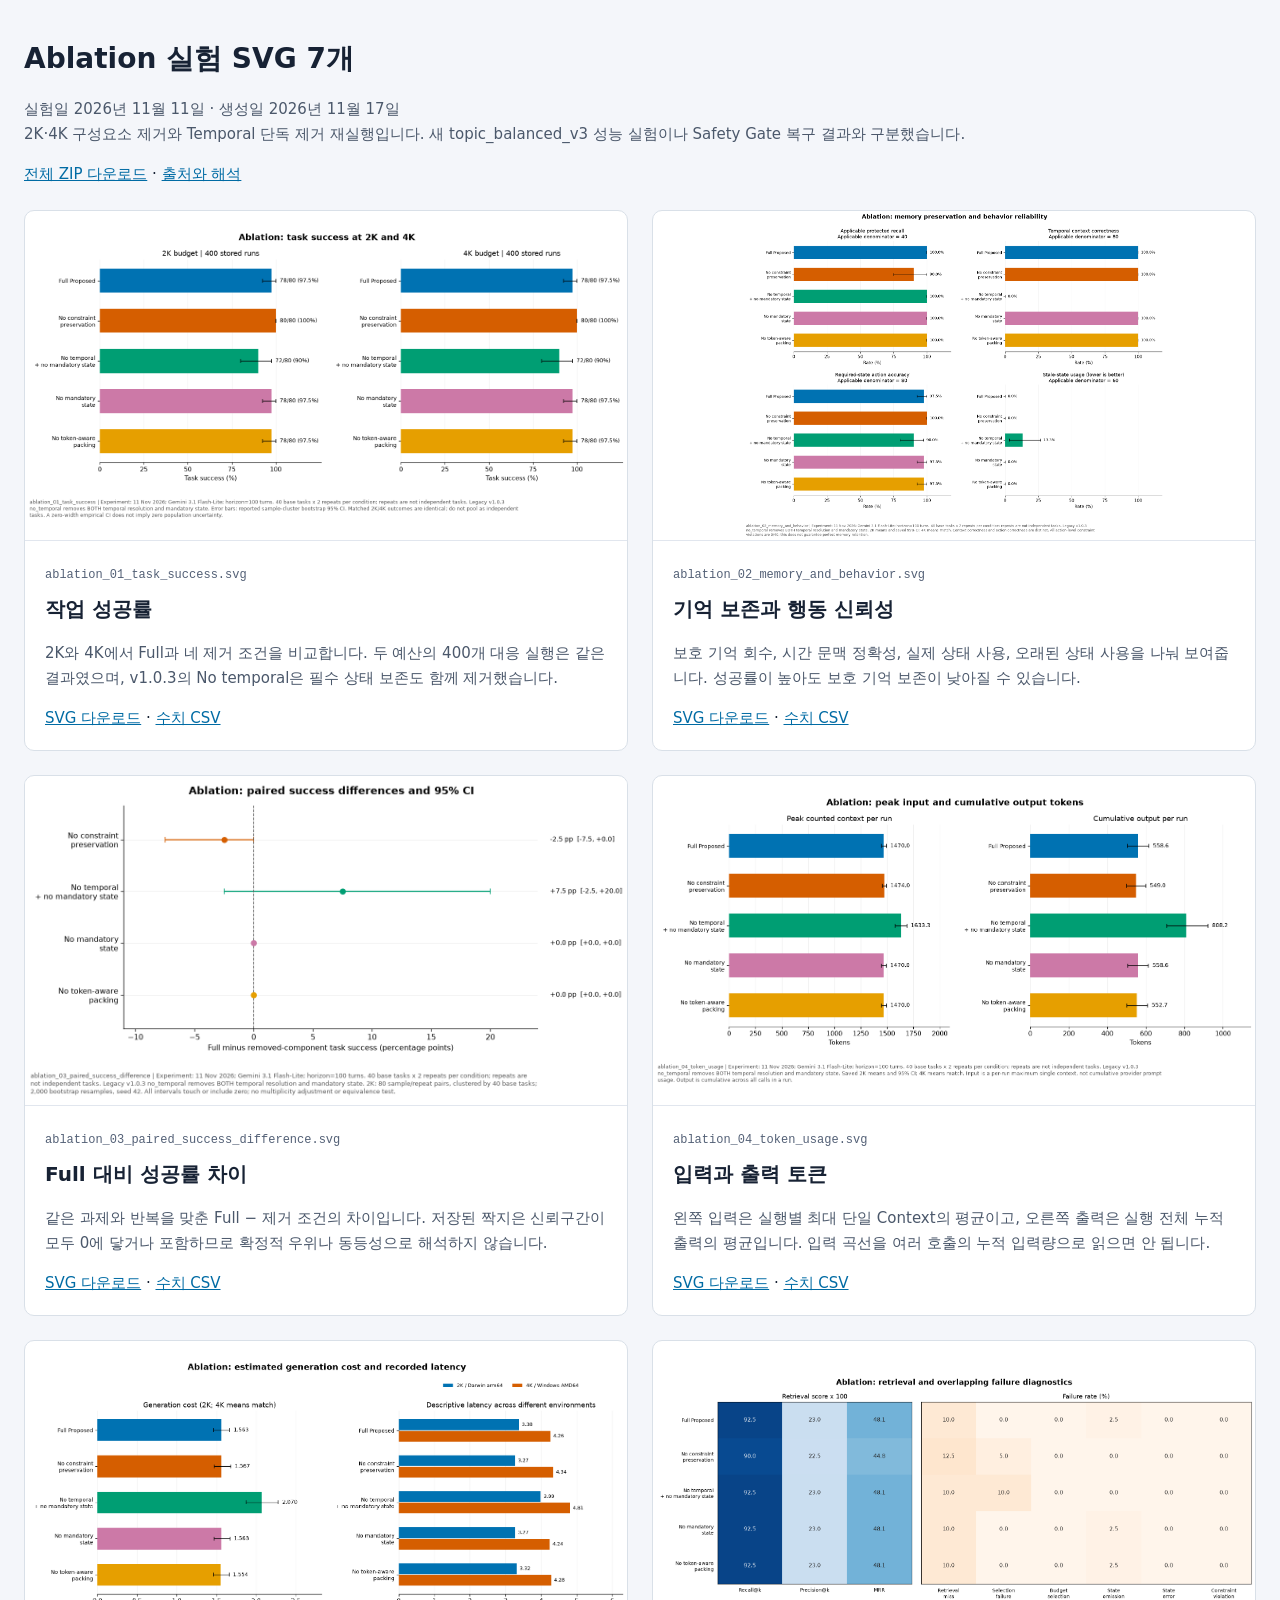
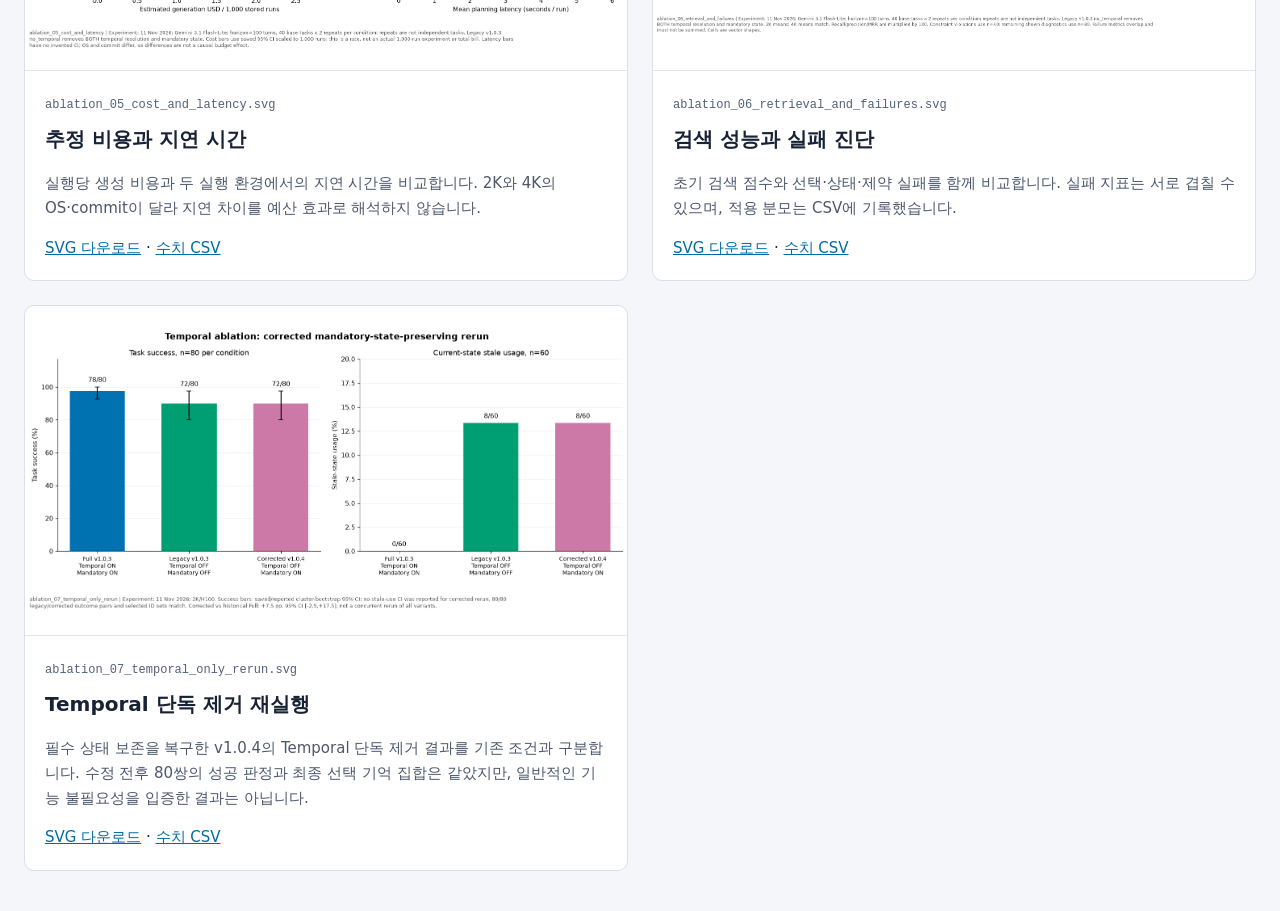
<file: docs/results/ablation_visualizations_20261117/index.html>
<!doctype html><html lang="ko"><meta charset="utf-8"><meta name="viewport" content="width=device-width,initial-scale=1">
<title>Ablation SVG 시각화</title><style>*{box-sizing:border-box}body{margin:0;background:#f4f6fa;color:#172234;font:15px/1.65 system-ui,sans-serif}
header{max-width:1360px;padding:36px 24px 24px;margin:auto}h1{margin:0 0 10px;font-size:28px}header p{max-width:1050px}
main{max-width:1360px;margin:auto;padding:0 24px 40px;display:grid;grid-template-columns:repeat(auto-fit,minmax(min(100%,500px),1fr));gap:24px}
article{background:white;border:1px solid #d9e0e8;border-radius:10px;overflow:hidden}article div{padding:20px}img{display:block;width:100%;height:330px;object-fit:contain;border-bottom:1px solid #e1e6ee}
h2{font-size:20px;margin:7px 0}small{font:12px monospace;color:#536076}a{color:#006ba4}p{color:#4b586b}</style>
<header><h1>Ablation 실험 SVG 7개</h1><p>실험일 2026년 11월 11일 · 생성일 2026년 11월 17일<br>
2K·4K 구성요소 제거와 Temporal 단독 제거 재실행입니다. 새 topic_balanced_v3 성능 실험이나 Safety Gate 복구 결과와 구분했습니다.</p>
<a href="ablation_svg_20261117.zip">전체 ZIP 다운로드</a> · <a href="README.md">출처와 해석</a></header><main><article><a href="svg/ablation_01_task_success.svg" target="_blank"><img src="previews/ablation_01_task_success.png" alt="작업 성공률"></a>
<div><small>ablation_01_task_success.svg</small><h2>작업 성공률</h2><p>2K와 4K에서 Full과 네 제거 조건을 비교합니다. 두 예산의 400개 대응 실행은 같은 결과였으며, v1.0.3의 No temporal은 필수 상태 보존도 함께 제거했습니다.</p>
<a href="svg/ablation_01_task_success.svg" download>SVG 다운로드</a> · <a href="data/ablation_01_task_success.csv" download>수치 CSV</a></div></article>
<article><a href="svg/ablation_02_memory_and_behavior.svg" target="_blank"><img src="previews/ablation_02_memory_and_behavior.png" alt="기억 보존과 행동 신뢰성"></a>
<div><small>ablation_02_memory_and_behavior.svg</small><h2>기억 보존과 행동 신뢰성</h2><p>보호 기억 회수, 시간 문맥 정확성, 실제 상태 사용, 오래된 상태 사용을 나눠 보여줍니다. 성공률이 높아도 보호 기억 보존이 낮아질 수 있습니다.</p>
<a href="svg/ablation_02_memory_and_behavior.svg" download>SVG 다운로드</a> · <a href="data/ablation_02_memory_and_behavior.csv" download>수치 CSV</a></div></article>
<article><a href="svg/ablation_03_paired_success_difference.svg" target="_blank"><img src="previews/ablation_03_paired_success_difference.png" alt="Full 대비 성공률 차이"></a>
<div><small>ablation_03_paired_success_difference.svg</small><h2>Full 대비 성공률 차이</h2><p>같은 과제와 반복을 맞춘 Full − 제거 조건의 차이입니다. 저장된 짝지은 신뢰구간이 모두 0에 닿거나 포함하므로 확정적 우위나 동등성으로 해석하지 않습니다.</p>
<a href="svg/ablation_03_paired_success_difference.svg" download>SVG 다운로드</a> · <a href="data/ablation_03_paired_success_difference.csv" download>수치 CSV</a></div></article>
<article><a href="svg/ablation_04_token_usage.svg" target="_blank"><img src="previews/ablation_04_token_usage.png" alt="입력과 출력 토큰"></a>
<div><small>ablation_04_token_usage.svg</small><h2>입력과 출력 토큰</h2><p>왼쪽 입력은 실행별 최대 단일 Context의 평균이고, 오른쪽 출력은 실행 전체 누적 출력의 평균입니다. 입력 곡선을 여러 호출의 누적 입력량으로 읽으면 안 됩니다.</p>
<a href="svg/ablation_04_token_usage.svg" download>SVG 다운로드</a> · <a href="data/ablation_04_token_usage.csv" download>수치 CSV</a></div></article>
<article><a href="svg/ablation_05_cost_and_latency.svg" target="_blank"><img src="previews/ablation_05_cost_and_latency.png" alt="추정 비용과 지연 시간"></a>
<div><small>ablation_05_cost_and_latency.svg</small><h2>추정 비용과 지연 시간</h2><p>실행당 생성 비용과 두 실행 환경에서의 지연 시간을 비교합니다. 2K와 4K의 OS·commit이 달라 지연 차이를 예산 효과로 해석하지 않습니다.</p>
<a href="svg/ablation_05_cost_and_latency.svg" download>SVG 다운로드</a> · <a href="data/ablation_05_cost_and_latency.csv" download>수치 CSV</a></div></article>
<article><a href="svg/ablation_06_retrieval_and_failures.svg" target="_blank"><img src="previews/ablation_06_retrieval_and_failures.png" alt="검색 성능과 실패 진단"></a>
<div><small>ablation_06_retrieval_and_failures.svg</small><h2>검색 성능과 실패 진단</h2><p>초기 검색 점수와 선택·상태·제약 실패를 함께 비교합니다. 실패 지표는 서로 겹칠 수 있으며, 적용 분모는 CSV에 기록했습니다.</p>
<a href="svg/ablation_06_retrieval_and_failures.svg" download>SVG 다운로드</a> · <a href="data/ablation_06_retrieval_and_failures.csv" download>수치 CSV</a></div></article>
<article><a href="svg/ablation_07_temporal_only_rerun.svg" target="_blank"><img src="previews/ablation_07_temporal_only_rerun.png" alt="Temporal 단독 제거 재실행"></a>
<div><small>ablation_07_temporal_only_rerun.svg</small><h2>Temporal 단독 제거 재실행</h2><p>필수 상태 보존을 복구한 v1.0.4의 Temporal 단독 제거 결과를 기존 조건과 구분합니다. 수정 전후 80쌍의 성공 판정과 최종 선택 기억 집합은 같았지만, 일반적인 기능 불필요성을 입증한 결과는 아닙니다.</p>
<a href="svg/ablation_07_temporal_only_rerun.svg" download>SVG 다운로드</a> · <a href="data/ablation_07_temporal_only_rerun.csv" download>수치 CSV</a></div></article></main></html>
</file>
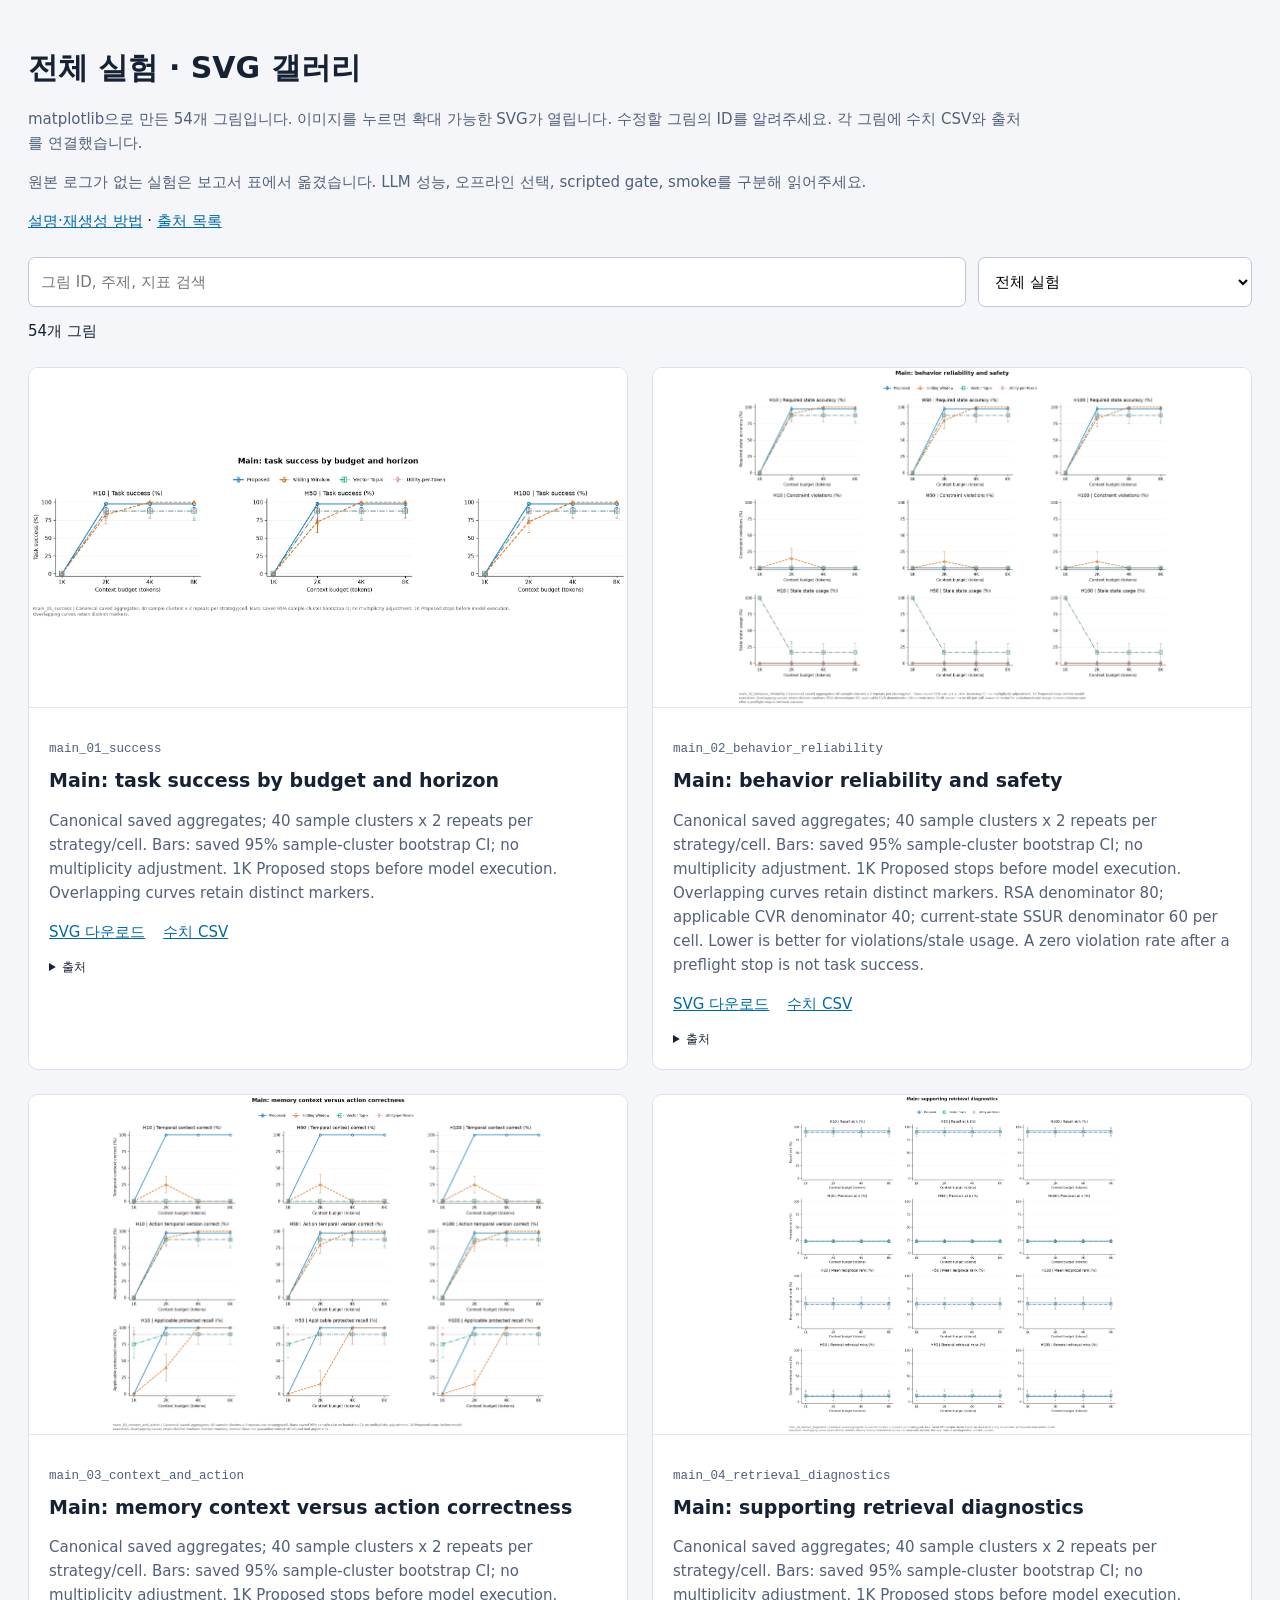
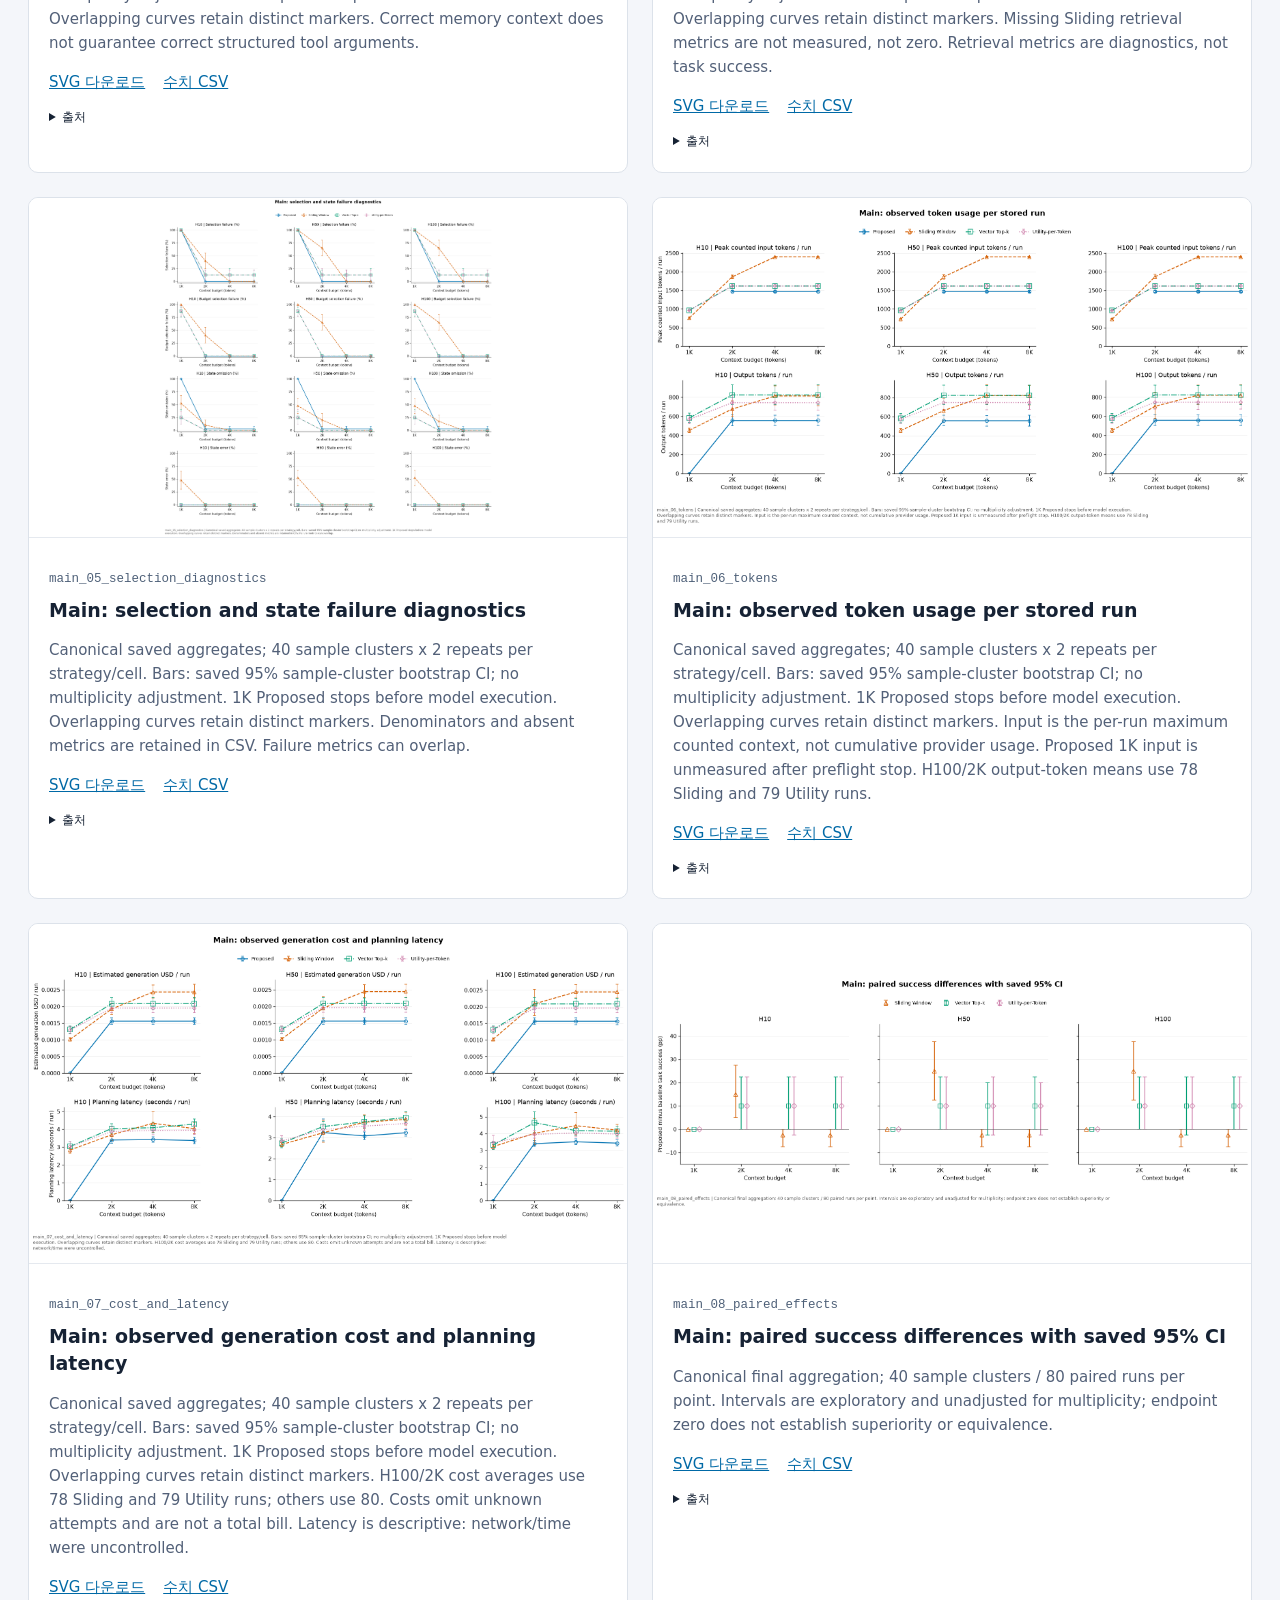
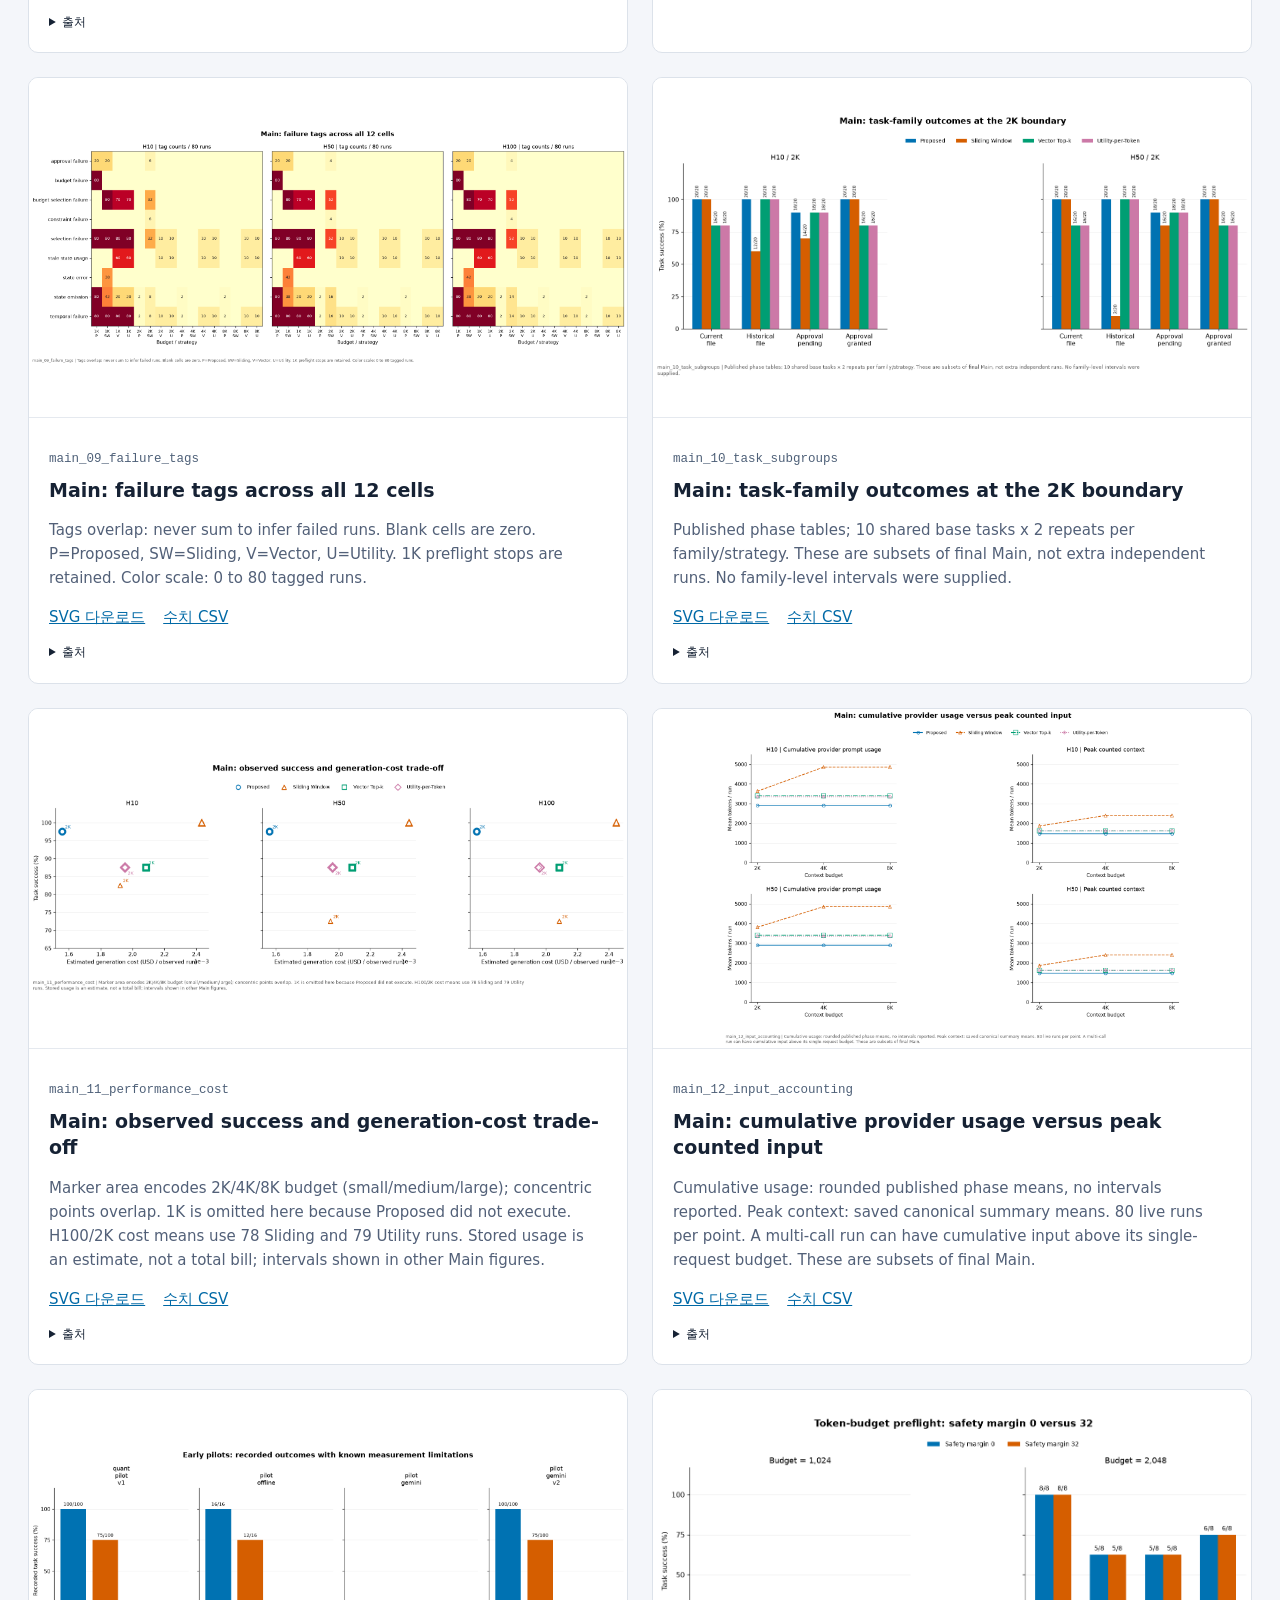
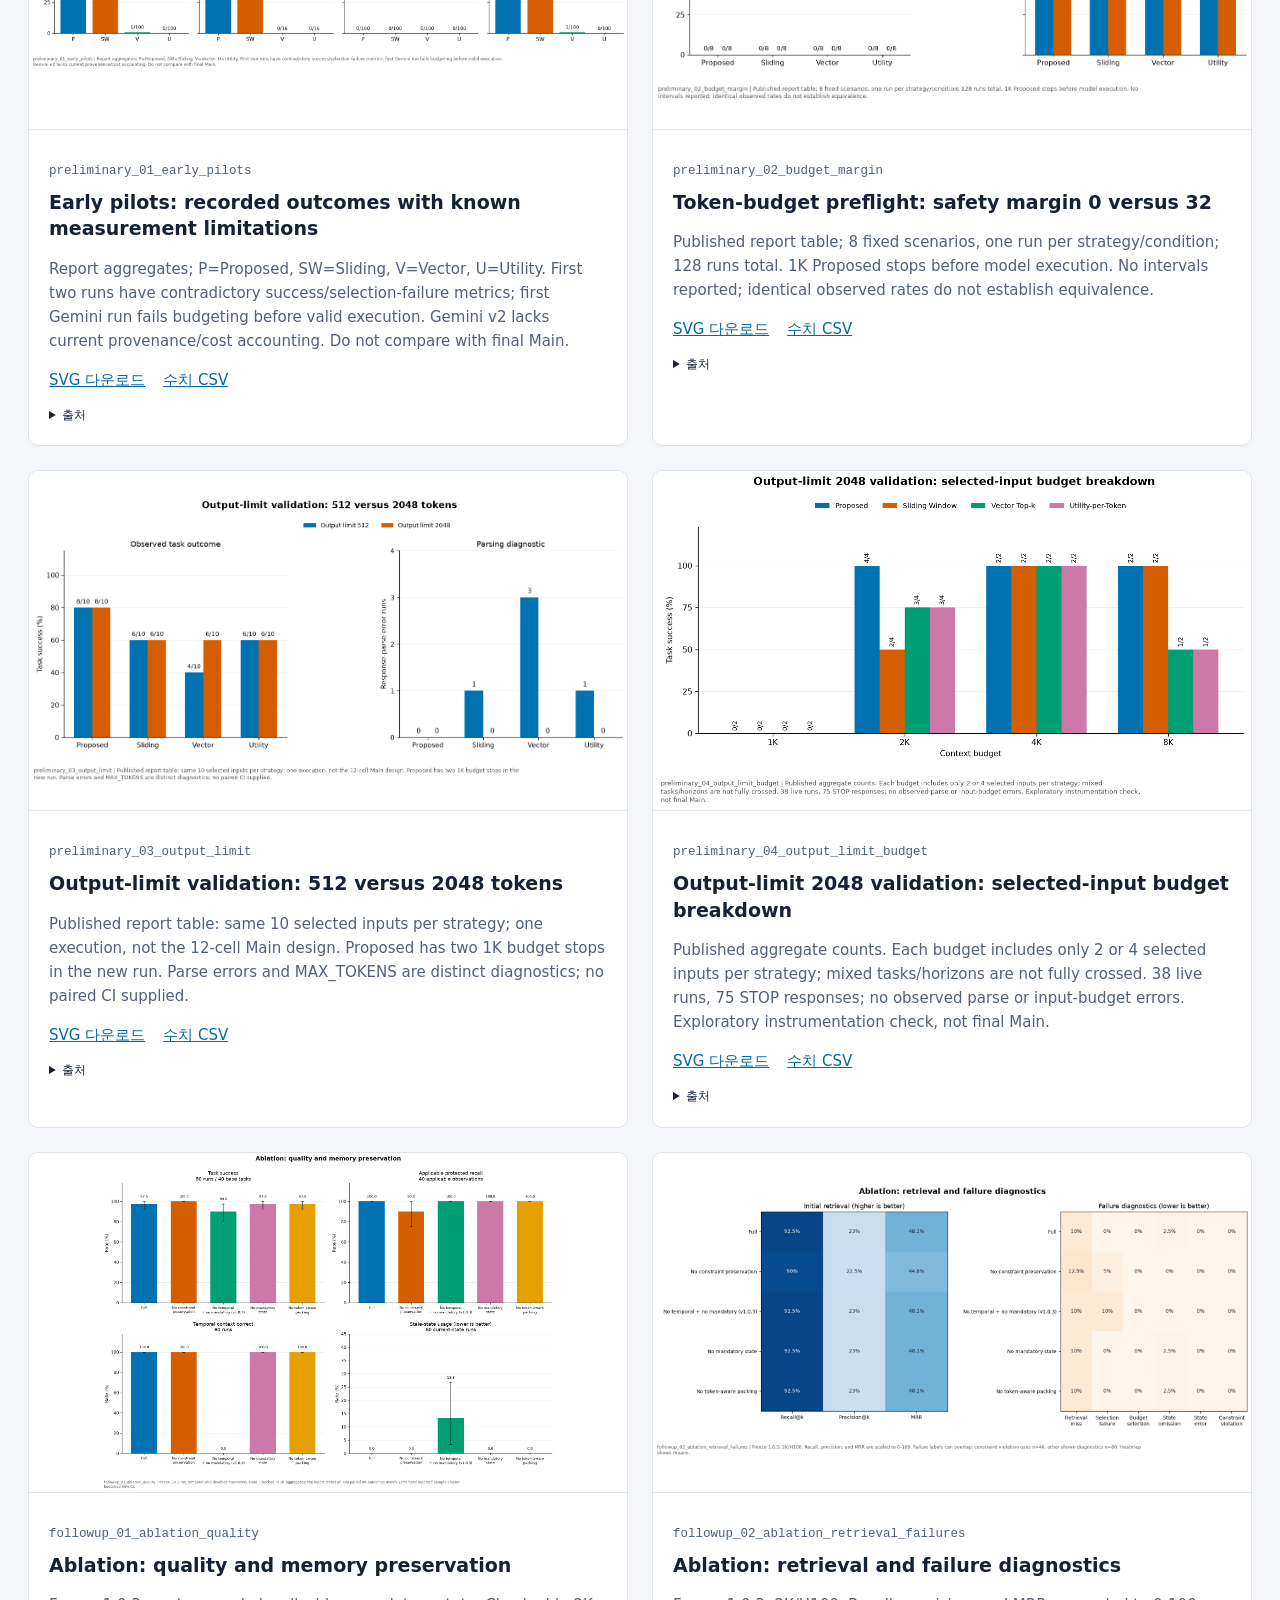
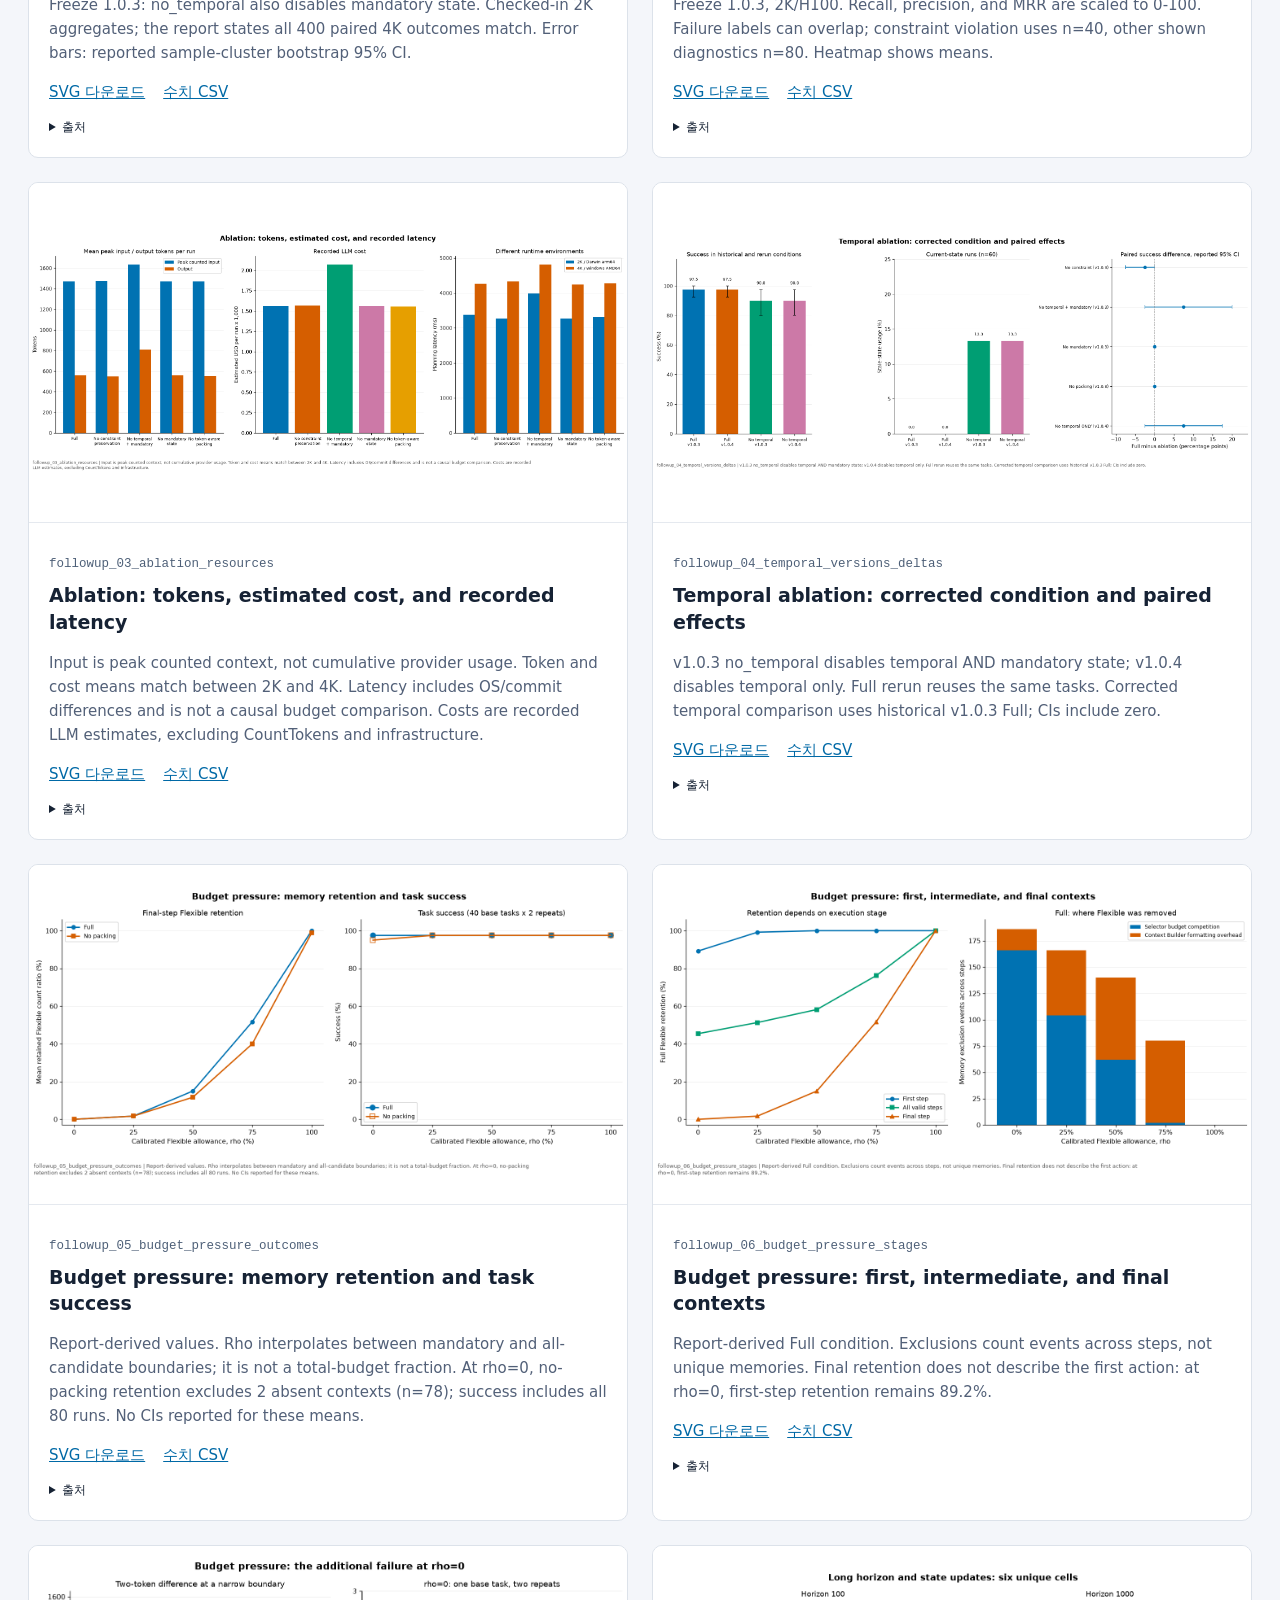
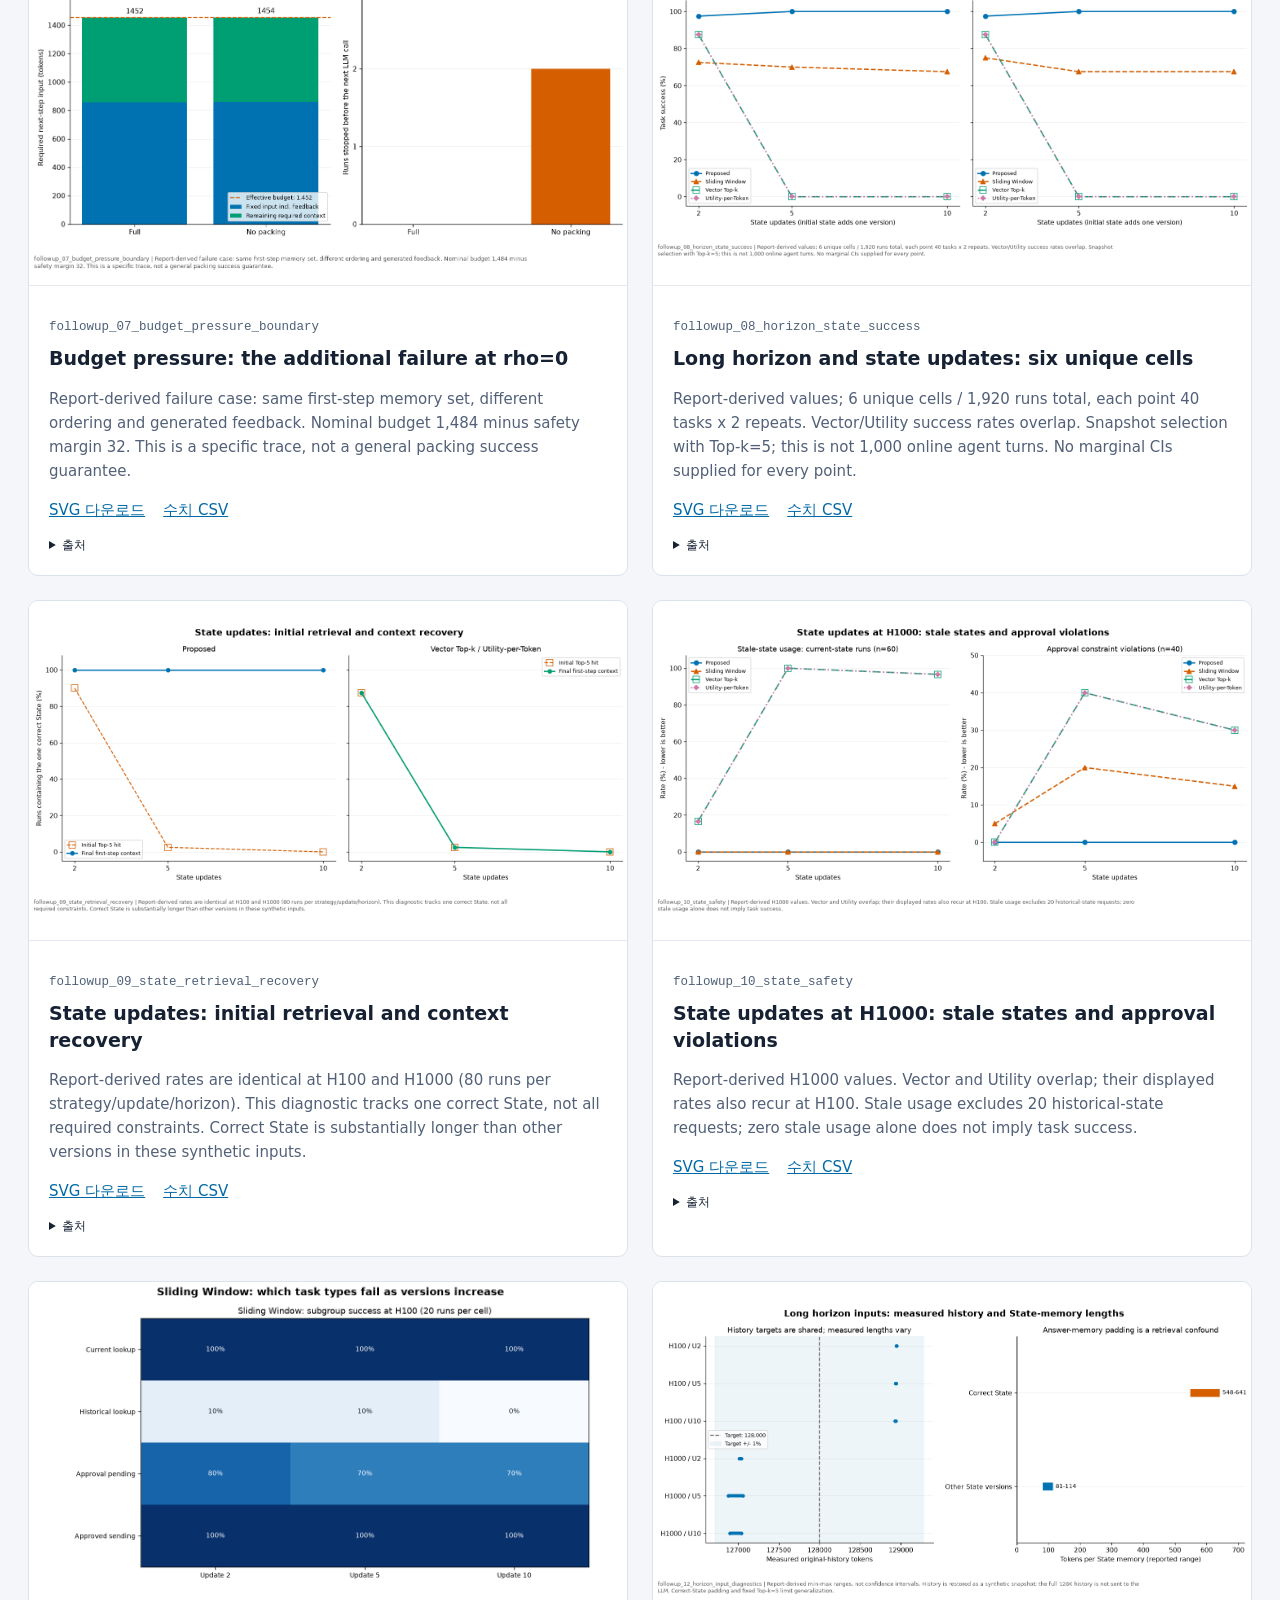
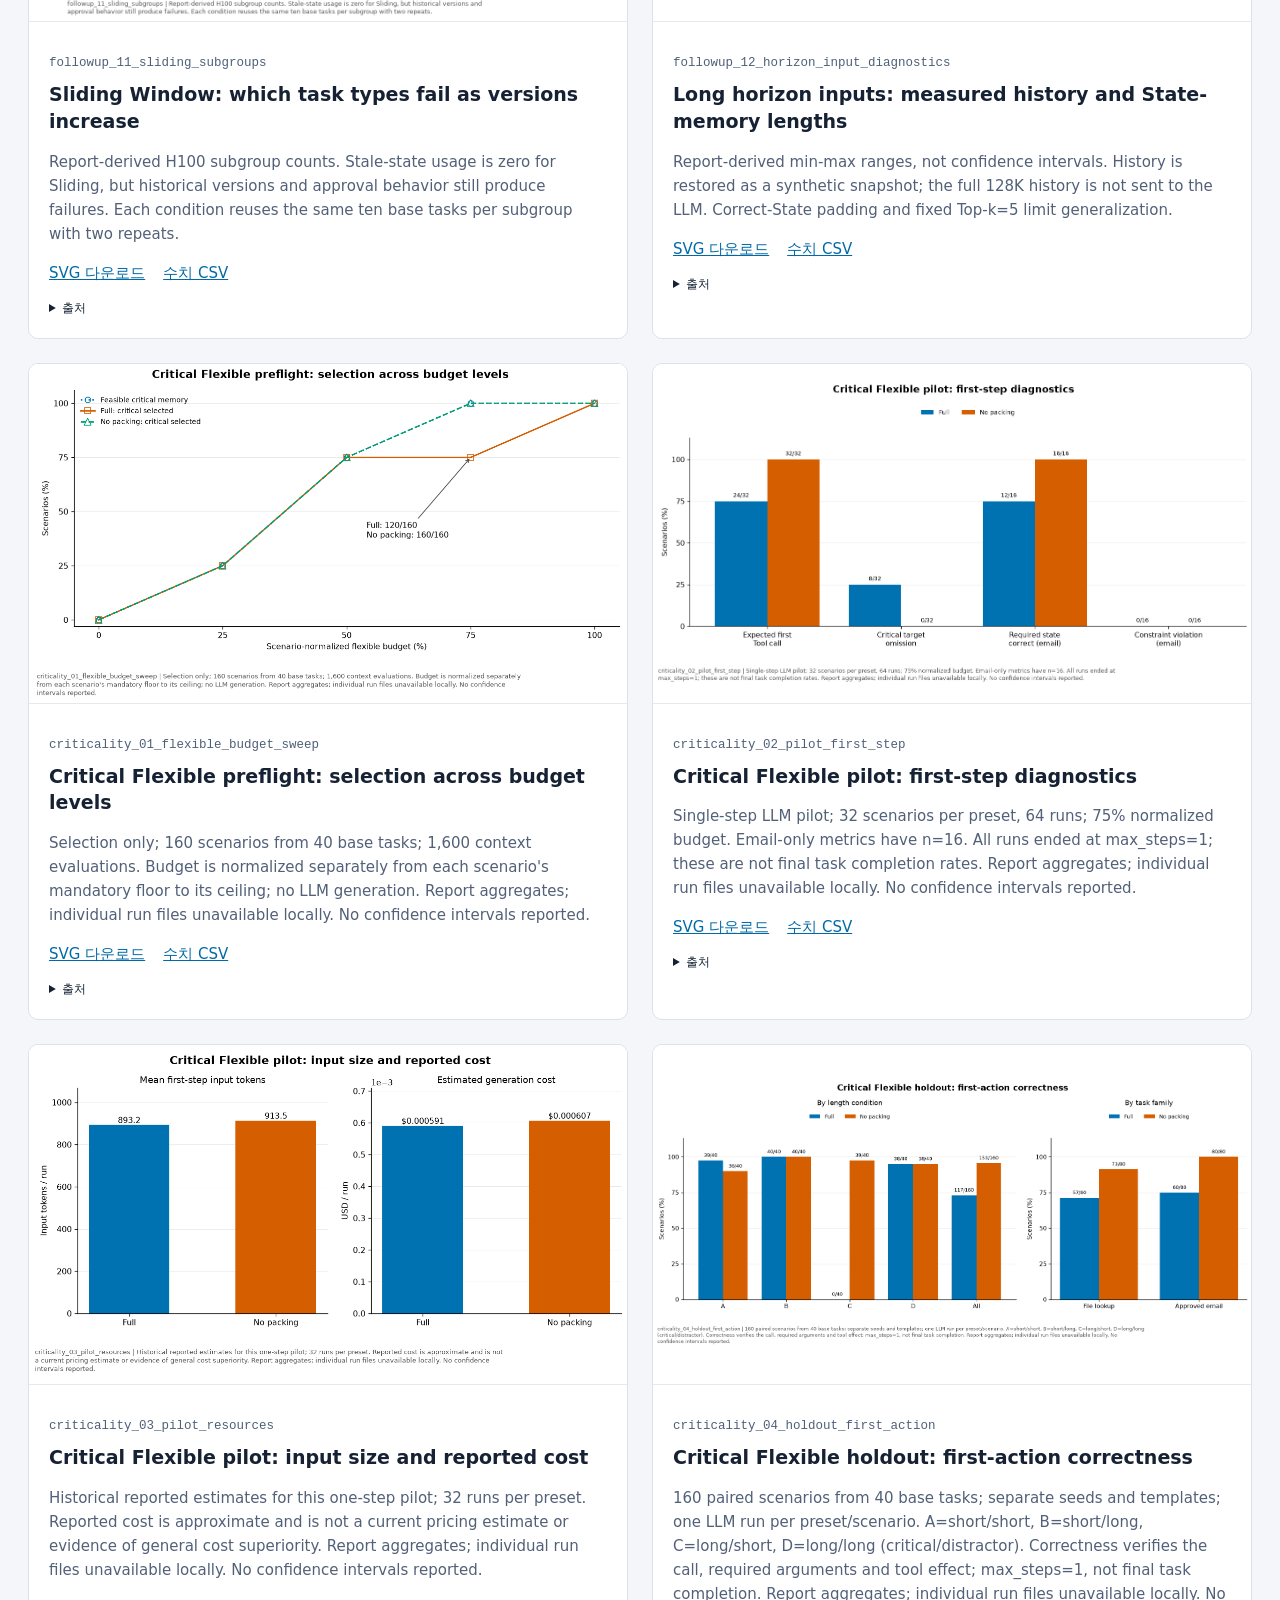
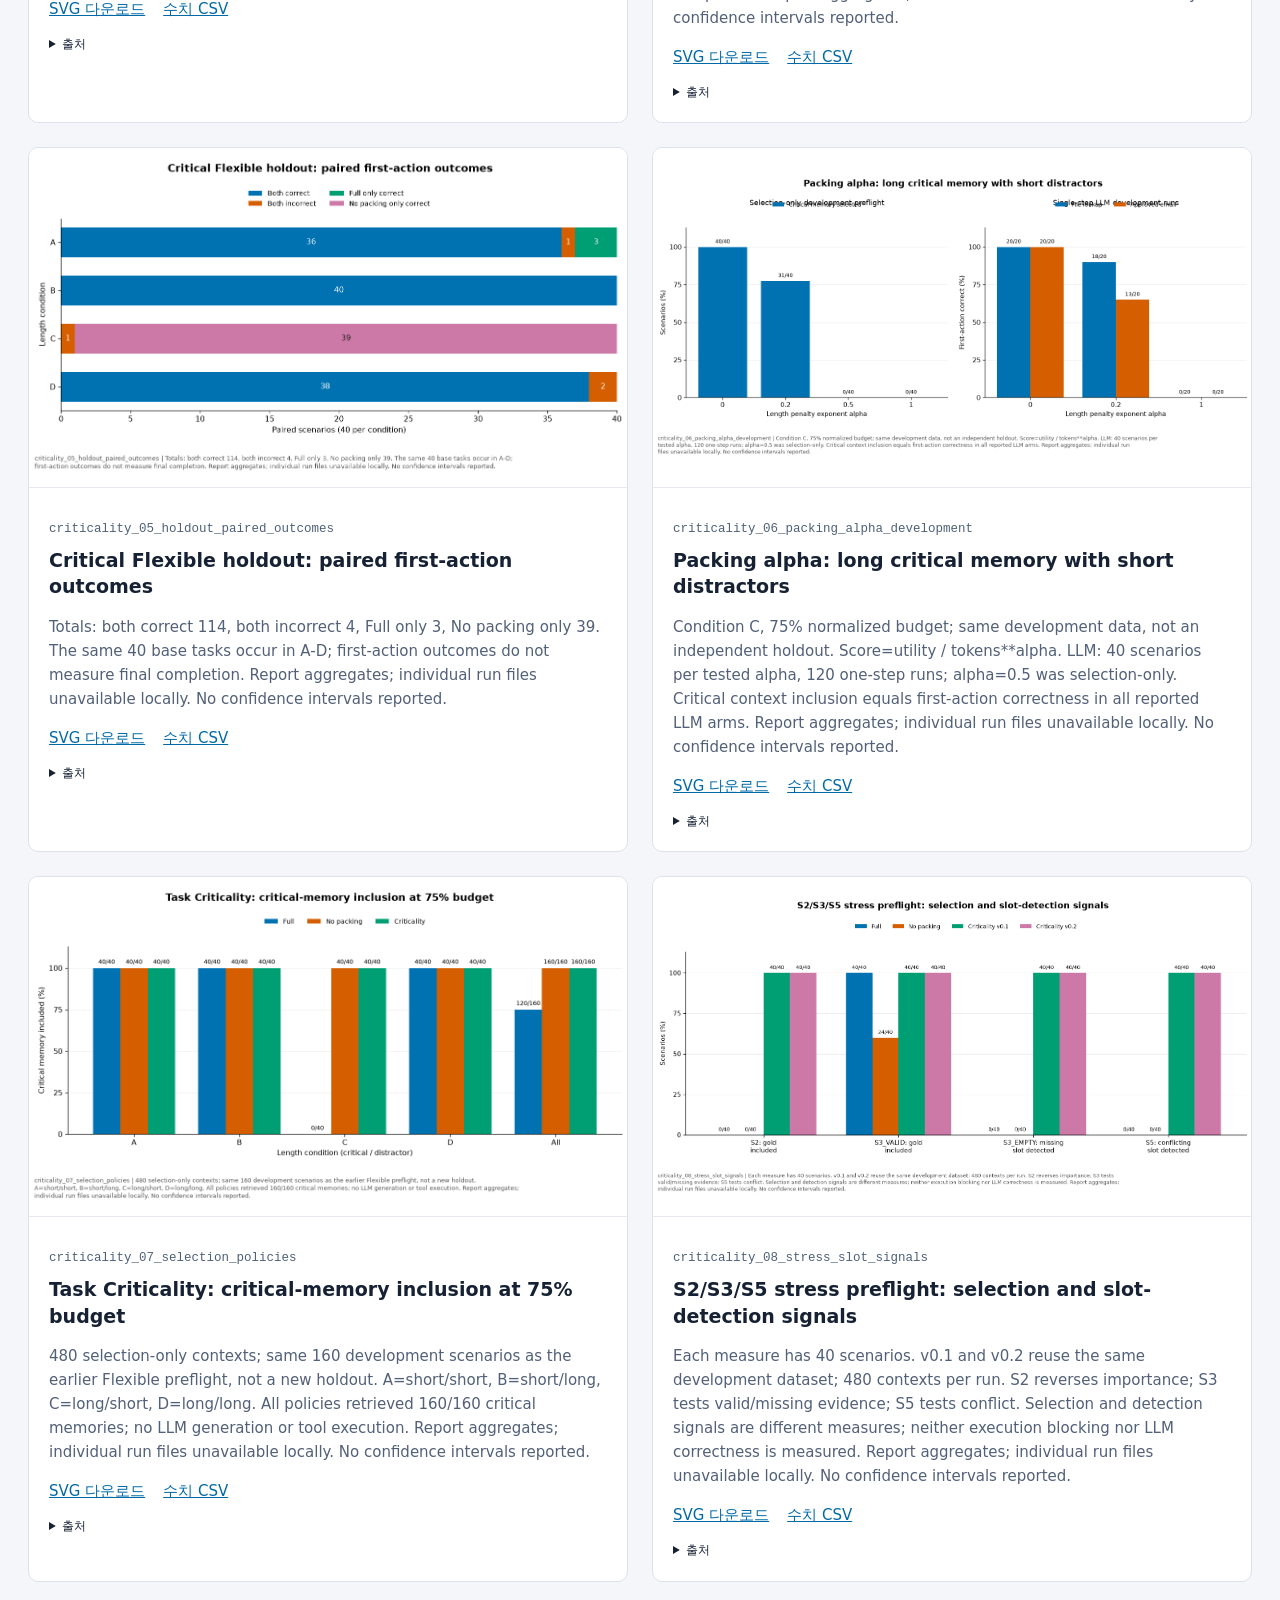
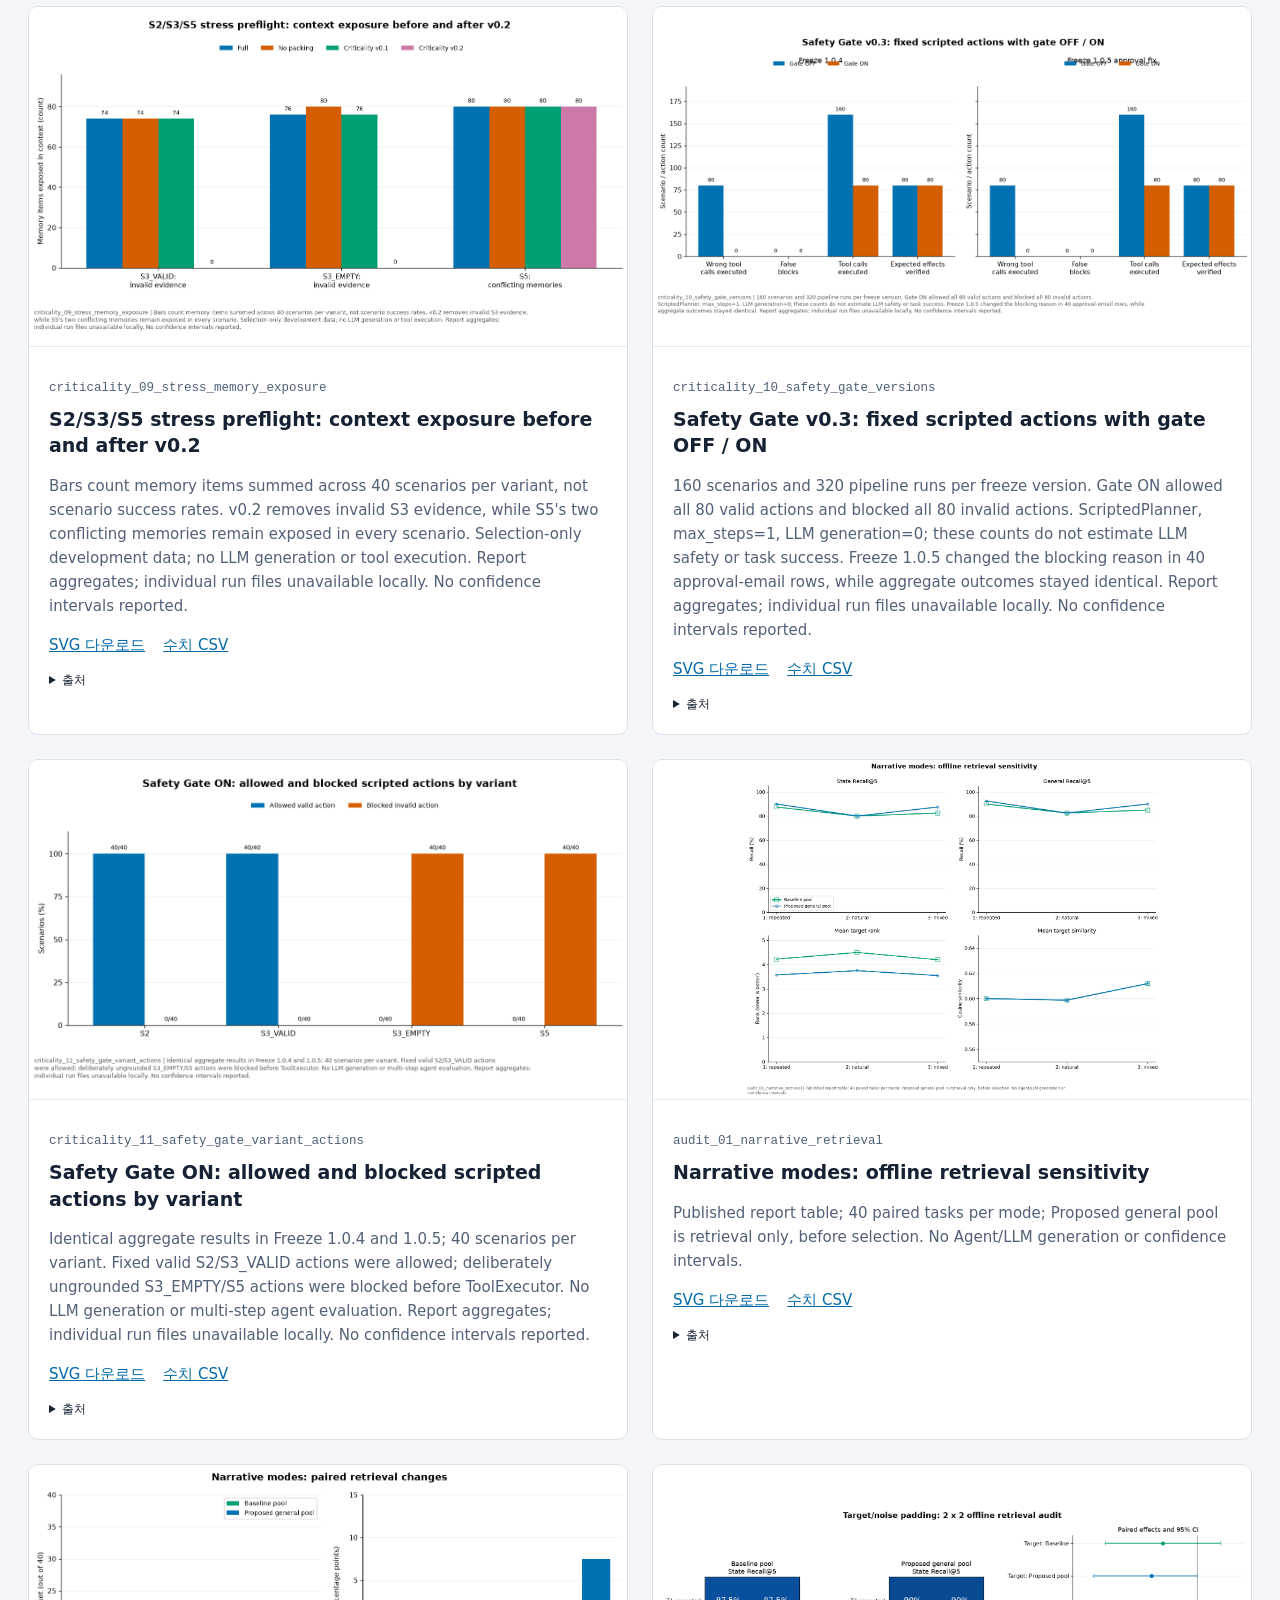
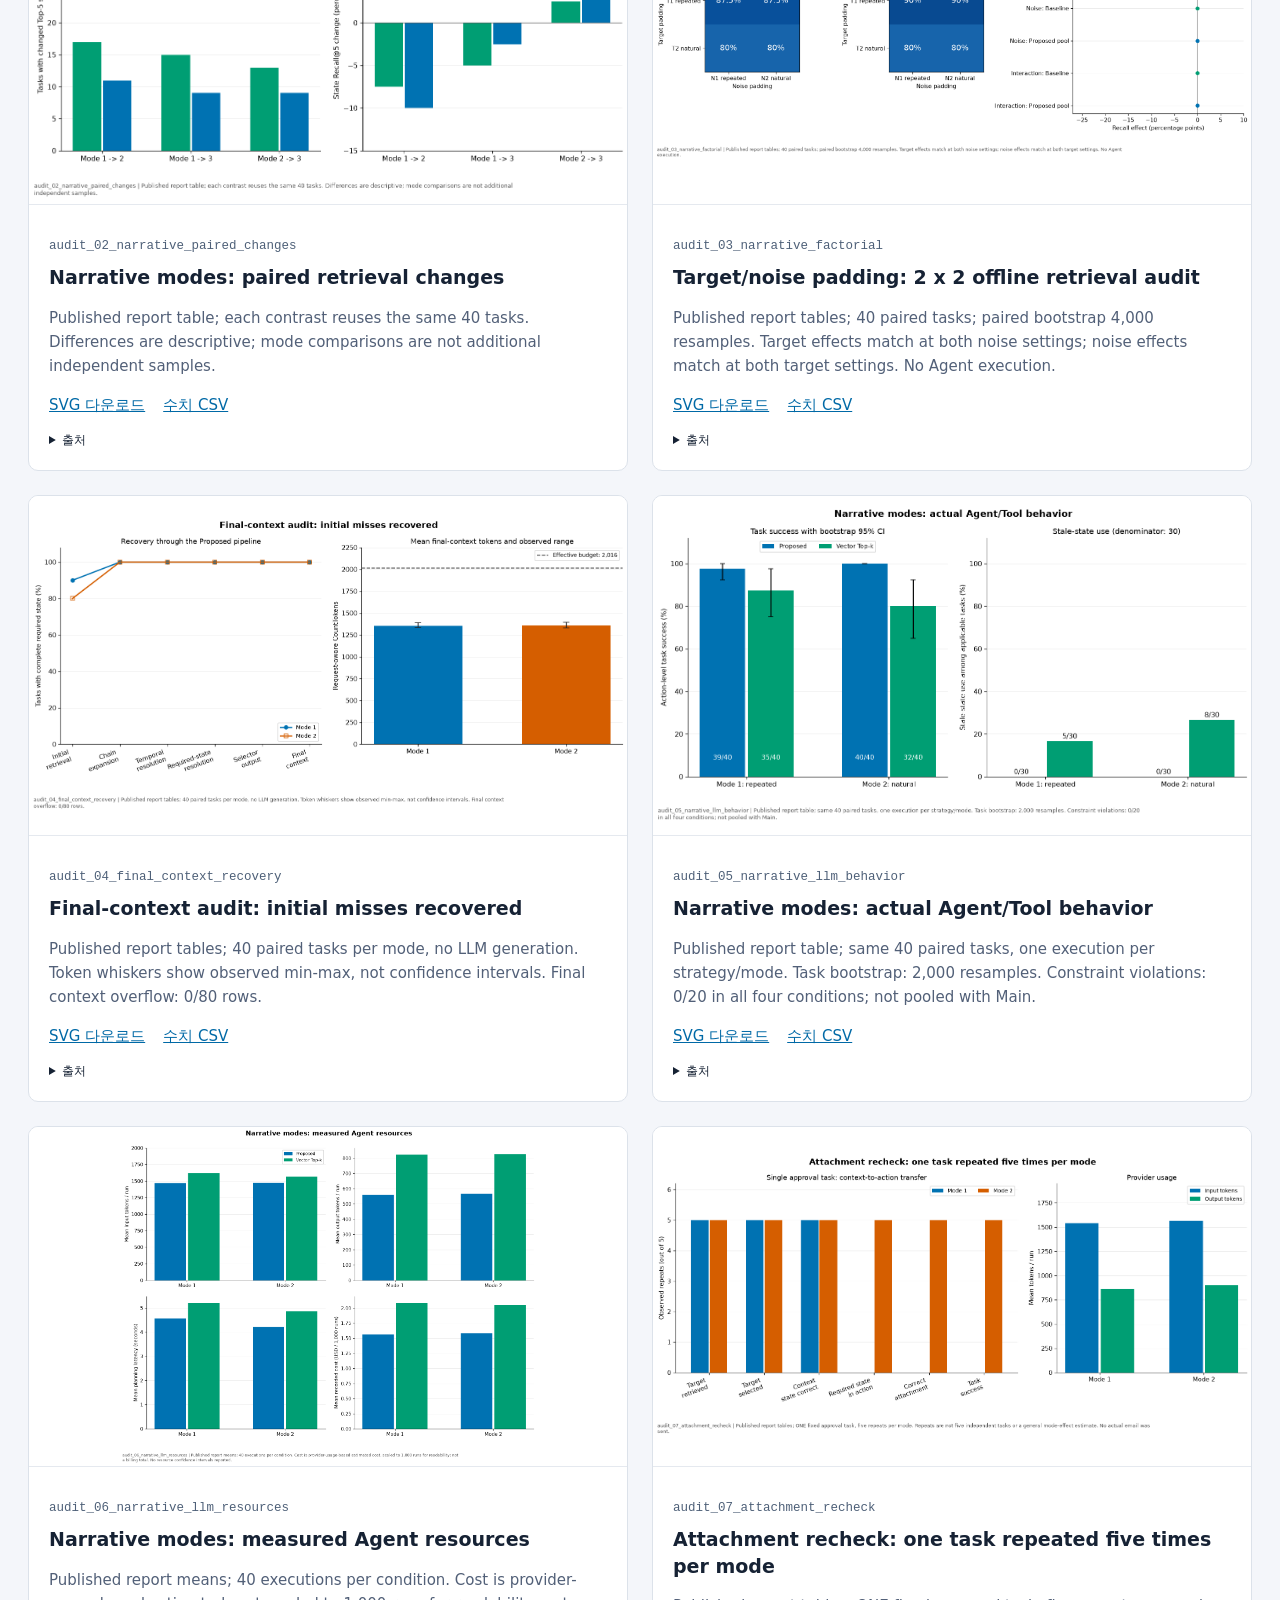
<file: docs/results/all_visualizations_20261115/index.html>
<!doctype html><html lang="ko"><meta charset="utf-8"><meta name="viewport" content="width=device-width,initial-scale=1">
        <title>전체 실험 SVG 갤러리</title><style>
        *{box-sizing:border-box}body{margin:0;background:#f4f6fa;color:#162234;font:15px/1.6 system-ui,sans-serif}
        header{max-width:1400px;margin:0 auto;padding:44px 28px 24px}h1{font-size:30px;margin:0 0 10px}header p{max-width:1000px}
        .controls{display:flex;gap:12px;flex-wrap:wrap;margin:24px 0 12px}input,select{padding:12px;border:1px solid #bdc7d5;border-radius:7px;background:white;font:inherit}
        input{flex:1;min-width:200px}main{max-width:1400px;margin:auto;padding:0 28px 40px;display:grid;grid-template-columns:repeat(auto-fit,minmax(min(100%,520px),1fr));gap:24px}
        article{border:1px solid #dce2ea;border-radius:10px;background:white;overflow:hidden}article[hidden]{display:none}
        img{width:100%;height:340px;object-fit:contain;background:white;border-bottom:1px solid #e5e9ef}.body{padding:20px}small{color:#4e6078;font-family:monospace}
        h2{font-size:19px;line-height:1.4;margin:8px 0}p{color:#526078}nav{display:flex;gap:18px}a{color:#0069a6}details{margin-top:14px;font-size:12px;overflow-wrap:anywhere}
        </style><header><h1>전체 실험 · SVG 갤러리</h1><p>matplotlib으로 만든 54개 그림입니다. 이미지를 누르면 확대 가능한 SVG가 열립니다.
        수정할 그림의 ID를 알려주세요. 각 그림에 수치 CSV와 출처를 연결했습니다.</p>
        <p>원본 로그가 없는 실험은 보고서 표에서 옮겼습니다. LLM 성능, 오프라인 선택, scripted gate, smoke를 구분해 읽어주세요.</p>
        <a href="README.md">설명·재생성 방법</a> · <a href="manifest.json">출처 목록</a>
        <div class="controls"><input id="q" placeholder="그림 ID, 주제, 지표 검색"><select id="category"><option value="">전체 실험</option><option value="main">Main 본실험</option><option value="preliminary">초기 파일럿·실행 검증</option><option value="followups">Ablation·예산·장기 기억</option><option value="criticality">Criticality·Packing·Safety Gate</option><option value="audits">감사·오프라인 점검</option></select></div><span id="count"></span></header>
        <main><article data-category="main" data-search="main_01_success Main: task success by budget and horizon main Canonical saved aggregates; 40 sample clusters x 2 repeats per strategy/cell. Bars: saved 95% sample-cluster bootstrap CI; no multiplicity adjustment. 1K Proposed stops before model execution. Overlapping curves retain distinct markers. ">
              <a href="svg/main_01_success.svg" target="_blank"><img loading="lazy" src="previews/main_01_success.png" alt="Main: task success by budget and horizon"></a>
              <div class="body"><small>main_01_success</small><h2>Main: task success by budget and horizon</h2>
              <p>Canonical saved aggregates; 40 sample clusters x 2 repeats per strategy/cell. Bars: saved 95% sample-cluster bootstrap CI; no multiplicity adjustment. 1K Proposed stops before model execution. Overlapping curves retain distinct markers. </p><nav><a href="svg/main_01_success.svg" download>SVG 다운로드</a>
              <a href="data/main_01_success.csv" download>수치 CSV</a></nav><details><summary>출처</summary><a href="../../../docs/results/main_20261109/summary.json">summary.json</a> · <a href="../../../docs/experiments/reports/main-final-analysis-2026-11-09.md">main-final-analysis-2026-11-09.md</a></details></div></article>
<article data-category="main" data-search="main_02_behavior_reliability Main: behavior reliability and safety main Canonical saved aggregates; 40 sample clusters x 2 repeats per strategy/cell. Bars: saved 95% sample-cluster bootstrap CI; no multiplicity adjustment. 1K Proposed stops before model execution. Overlapping curves retain distinct markers. RSA denominator 80; applicable CVR denominator 40; current-state SSUR denominator 60 per cell. Lower is better for violations/stale usage. A zero violation rate after a preflight stop is not task success.">
              <a href="svg/main_02_behavior_reliability.svg" target="_blank"><img loading="lazy" src="previews/main_02_behavior_reliability.png" alt="Main: behavior reliability and safety"></a>
              <div class="body"><small>main_02_behavior_reliability</small><h2>Main: behavior reliability and safety</h2>
              <p>Canonical saved aggregates; 40 sample clusters x 2 repeats per strategy/cell. Bars: saved 95% sample-cluster bootstrap CI; no multiplicity adjustment. 1K Proposed stops before model execution. Overlapping curves retain distinct markers. RSA denominator 80; applicable CVR denominator 40; current-state SSUR denominator 60 per cell. Lower is better for violations/stale usage. A zero violation rate after a preflight stop is not task success.</p><nav><a href="svg/main_02_behavior_reliability.svg" download>SVG 다운로드</a>
              <a href="data/main_02_behavior_reliability.csv" download>수치 CSV</a></nav><details><summary>출처</summary><a href="../../../docs/results/main_20261109/summary.json">summary.json</a> · <a href="../../../docs/experiments/reports/main-final-analysis-2026-11-09.md">main-final-analysis-2026-11-09.md</a></details></div></article>
<article data-category="main" data-search="main_03_context_and_action Main: memory context versus action correctness main Canonical saved aggregates; 40 sample clusters x 2 repeats per strategy/cell. Bars: saved 95% sample-cluster bootstrap CI; no multiplicity adjustment. 1K Proposed stops before model execution. Overlapping curves retain distinct markers. Correct memory context does not guarantee correct structured tool arguments.">
              <a href="svg/main_03_context_and_action.svg" target="_blank"><img loading="lazy" src="previews/main_03_context_and_action.png" alt="Main: memory context versus action correctness"></a>
              <div class="body"><small>main_03_context_and_action</small><h2>Main: memory context versus action correctness</h2>
              <p>Canonical saved aggregates; 40 sample clusters x 2 repeats per strategy/cell. Bars: saved 95% sample-cluster bootstrap CI; no multiplicity adjustment. 1K Proposed stops before model execution. Overlapping curves retain distinct markers. Correct memory context does not guarantee correct structured tool arguments.</p><nav><a href="svg/main_03_context_and_action.svg" download>SVG 다운로드</a>
              <a href="data/main_03_context_and_action.csv" download>수치 CSV</a></nav><details><summary>출처</summary><a href="../../../docs/results/main_20261109/summary.json">summary.json</a> · <a href="../../../docs/experiments/reports/main-final-analysis-2026-11-09.md">main-final-analysis-2026-11-09.md</a></details></div></article>
<article data-category="main" data-search="main_04_retrieval_diagnostics Main: supporting retrieval diagnostics main Canonical saved aggregates; 40 sample clusters x 2 repeats per strategy/cell. Bars: saved 95% sample-cluster bootstrap CI; no multiplicity adjustment. 1K Proposed stops before model execution. Overlapping curves retain distinct markers. Missing Sliding retrieval metrics are not measured, not zero. Retrieval metrics are diagnostics, not task success.">
              <a href="svg/main_04_retrieval_diagnostics.svg" target="_blank"><img loading="lazy" src="previews/main_04_retrieval_diagnostics.png" alt="Main: supporting retrieval diagnostics"></a>
              <div class="body"><small>main_04_retrieval_diagnostics</small><h2>Main: supporting retrieval diagnostics</h2>
              <p>Canonical saved aggregates; 40 sample clusters x 2 repeats per strategy/cell. Bars: saved 95% sample-cluster bootstrap CI; no multiplicity adjustment. 1K Proposed stops before model execution. Overlapping curves retain distinct markers. Missing Sliding retrieval metrics are not measured, not zero. Retrieval metrics are diagnostics, not task success.</p><nav><a href="svg/main_04_retrieval_diagnostics.svg" download>SVG 다운로드</a>
              <a href="data/main_04_retrieval_diagnostics.csv" download>수치 CSV</a></nav><details><summary>출처</summary><a href="../../../docs/results/main_20261109/summary.json">summary.json</a> · <a href="../../../docs/experiments/reports/main-final-analysis-2026-11-09.md">main-final-analysis-2026-11-09.md</a></details></div></article>
<article data-category="main" data-search="main_05_selection_diagnostics Main: selection and state failure diagnostics main Canonical saved aggregates; 40 sample clusters x 2 repeats per strategy/cell. Bars: saved 95% sample-cluster bootstrap CI; no multiplicity adjustment. 1K Proposed stops before model execution. Overlapping curves retain distinct markers. Denominators and absent metrics are retained in CSV. Failure metrics can overlap.">
              <a href="svg/main_05_selection_diagnostics.svg" target="_blank"><img loading="lazy" src="previews/main_05_selection_diagnostics.png" alt="Main: selection and state failure diagnostics"></a>
              <div class="body"><small>main_05_selection_diagnostics</small><h2>Main: selection and state failure diagnostics</h2>
              <p>Canonical saved aggregates; 40 sample clusters x 2 repeats per strategy/cell. Bars: saved 95% sample-cluster bootstrap CI; no multiplicity adjustment. 1K Proposed stops before model execution. Overlapping curves retain distinct markers. Denominators and absent metrics are retained in CSV. Failure metrics can overlap.</p><nav><a href="svg/main_05_selection_diagnostics.svg" download>SVG 다운로드</a>
              <a href="data/main_05_selection_diagnostics.csv" download>수치 CSV</a></nav><details><summary>출처</summary><a href="../../../docs/results/main_20261109/summary.json">summary.json</a> · <a href="../../../docs/experiments/reports/main-final-analysis-2026-11-09.md">main-final-analysis-2026-11-09.md</a></details></div></article>
<article data-category="main" data-search="main_06_tokens Main: observed token usage per stored run main Canonical saved aggregates; 40 sample clusters x 2 repeats per strategy/cell. Bars: saved 95% sample-cluster bootstrap CI; no multiplicity adjustment. 1K Proposed stops before model execution. Overlapping curves retain distinct markers. Input is the per-run maximum counted context, not cumulative provider usage. Proposed 1K input is unmeasured after preflight stop. H100/2K output-token means use 78 Sliding and 79 Utility runs.">
              <a href="svg/main_06_tokens.svg" target="_blank"><img loading="lazy" src="previews/main_06_tokens.png" alt="Main: observed token usage per stored run"></a>
              <div class="body"><small>main_06_tokens</small><h2>Main: observed token usage per stored run</h2>
              <p>Canonical saved aggregates; 40 sample clusters x 2 repeats per strategy/cell. Bars: saved 95% sample-cluster bootstrap CI; no multiplicity adjustment. 1K Proposed stops before model execution. Overlapping curves retain distinct markers. Input is the per-run maximum counted context, not cumulative provider usage. Proposed 1K input is unmeasured after preflight stop. H100/2K output-token means use 78 Sliding and 79 Utility runs.</p><nav><a href="svg/main_06_tokens.svg" download>SVG 다운로드</a>
              <a href="data/main_06_tokens.csv" download>수치 CSV</a></nav><details><summary>출처</summary><a href="../../../docs/results/main_20261109/summary.json">summary.json</a> · <a href="../../../docs/experiments/reports/main-final-analysis-2026-11-09.md">main-final-analysis-2026-11-09.md</a></details></div></article>
<article data-category="main" data-search="main_07_cost_and_latency Main: observed generation cost and planning latency main Canonical saved aggregates; 40 sample clusters x 2 repeats per strategy/cell. Bars: saved 95% sample-cluster bootstrap CI; no multiplicity adjustment. 1K Proposed stops before model execution. Overlapping curves retain distinct markers. H100/2K cost averages use 78 Sliding and 79 Utility runs; others use 80. Costs omit unknown attempts and are not a total bill. Latency is descriptive: network/time were uncontrolled.">
              <a href="svg/main_07_cost_and_latency.svg" target="_blank"><img loading="lazy" src="previews/main_07_cost_and_latency.png" alt="Main: observed generation cost and planning latency"></a>
              <div class="body"><small>main_07_cost_and_latency</small><h2>Main: observed generation cost and planning latency</h2>
              <p>Canonical saved aggregates; 40 sample clusters x 2 repeats per strategy/cell. Bars: saved 95% sample-cluster bootstrap CI; no multiplicity adjustment. 1K Proposed stops before model execution. Overlapping curves retain distinct markers. H100/2K cost averages use 78 Sliding and 79 Utility runs; others use 80. Costs omit unknown attempts and are not a total bill. Latency is descriptive: network/time were uncontrolled.</p><nav><a href="svg/main_07_cost_and_latency.svg" download>SVG 다운로드</a>
              <a href="data/main_07_cost_and_latency.csv" download>수치 CSV</a></nav><details><summary>출처</summary><a href="../../../docs/results/main_20261109/summary.json">summary.json</a> · <a href="../../../docs/experiments/reports/main-final-analysis-2026-11-09.md">main-final-analysis-2026-11-09.md</a></details></div></article>
<article data-category="main" data-search="main_08_paired_effects Main: paired success differences with saved 95% CI main Canonical final aggregation; 40 sample clusters / 80 paired runs per point. Intervals are exploratory and unadjusted for multiplicity; endpoint zero does not establish superiority or equivalence.">
              <a href="svg/main_08_paired_effects.svg" target="_blank"><img loading="lazy" src="previews/main_08_paired_effects.png" alt="Main: paired success differences with saved 95% CI"></a>
              <div class="body"><small>main_08_paired_effects</small><h2>Main: paired success differences with saved 95% CI</h2>
              <p>Canonical final aggregation; 40 sample clusters / 80 paired runs per point. Intervals are exploratory and unadjusted for multiplicity; endpoint zero does not establish superiority or equivalence.</p><nav><a href="svg/main_08_paired_effects.svg" download>SVG 다운로드</a>
              <a href="data/main_08_paired_effects.csv" download>수치 CSV</a></nav><details><summary>출처</summary><a href="../../../docs/results/main_20261109/deltas.json">deltas.json</a> · <a href="../../../docs/experiments/reports/main-final-analysis-2026-11-09.md">main-final-analysis-2026-11-09.md</a></details></div></article>
<article data-category="main" data-search="main_09_failure_tags Main: failure tags across all 12 cells main Tags overlap: never sum to infer failed runs. Blank cells are zero. P=Proposed, SW=Sliding, V=Vector, U=Utility. 1K preflight stops are retained. Color scale: 0 to 80 tagged runs.">
              <a href="svg/main_09_failure_tags.svg" target="_blank"><img loading="lazy" src="previews/main_09_failure_tags.png" alt="Main: failure tags across all 12 cells"></a>
              <div class="body"><small>main_09_failure_tags</small><h2>Main: failure tags across all 12 cells</h2>
              <p>Tags overlap: never sum to infer failed runs. Blank cells are zero. P=Proposed, SW=Sliding, V=Vector, U=Utility. 1K preflight stops are retained. Color scale: 0 to 80 tagged runs.</p><nav><a href="svg/main_09_failure_tags.svg" download>SVG 다운로드</a>
              <a href="data/main_09_failure_tags.csv" download>수치 CSV</a></nav><details><summary>출처</summary><a href="../../../docs/results/main_20261109/summary.json">summary.json</a> · <a href="../../../docs/experiments/reports/main-final-analysis-2026-11-09.md">main-final-analysis-2026-11-09.md</a></details></div></article>
<article data-category="main" data-search="main_10_task_subgroups Main: task-family outcomes at the 2K boundary main Published phase tables; 10 shared base tasks x 2 repeats per family/strategy. These are subsets of final Main, not extra independent runs. No family-level intervals were supplied.">
              <a href="svg/main_10_task_subgroups.svg" target="_blank"><img loading="lazy" src="previews/main_10_task_subgroups.png" alt="Main: task-family outcomes at the 2K boundary"></a>
              <div class="body"><small>main_10_task_subgroups</small><h2>Main: task-family outcomes at the 2K boundary</h2>
              <p>Published phase tables; 10 shared base tasks x 2 repeats per family/strategy. These are subsets of final Main, not extra independent runs. No family-level intervals were supplied.</p><nav><a href="svg/main_10_task_subgroups.svg" download>SVG 다운로드</a>
              <a href="data/main_10_task_subgroups.csv" download>수치 CSV</a></nav><details><summary>출처</summary><a href="../../../docs/experiments/reports/main-phase1-h50-analysis-2026-11-09.md">main-phase1-h50-analysis-2026-11-09.md</a> · <a href="../../../docs/experiments/reports/main-phase2-h10-analysis-2026-11-09.md">main-phase2-h10-analysis-2026-11-09.md</a> · <a href="../../../docs/experiments/reports/main-final-analysis-2026-11-09.md">main-final-analysis-2026-11-09.md</a></details></div></article>
<article data-category="main" data-search="main_11_performance_cost Main: observed success and generation-cost trade-off main Marker area encodes 2K/4K/8K budget (small/medium/large); concentric points overlap. 1K is omitted here because Proposed did not execute. H100/2K cost means use 78 Sliding and 79 Utility runs. Stored usage is an estimate, not a total bill; intervals shown in other Main figures.">
              <a href="svg/main_11_performance_cost.svg" target="_blank"><img loading="lazy" src="previews/main_11_performance_cost.png" alt="Main: observed success and generation-cost trade-off"></a>
              <div class="body"><small>main_11_performance_cost</small><h2>Main: observed success and generation-cost trade-off</h2>
              <p>Marker area encodes 2K/4K/8K budget (small/medium/large); concentric points overlap. 1K is omitted here because Proposed did not execute. H100/2K cost means use 78 Sliding and 79 Utility runs. Stored usage is an estimate, not a total bill; intervals shown in other Main figures.</p><nav><a href="svg/main_11_performance_cost.svg" download>SVG 다운로드</a>
              <a href="data/main_11_performance_cost.csv" download>수치 CSV</a></nav><details><summary>출처</summary><a href="../../../docs/results/main_20261109/summary.json">summary.json</a> · <a href="../../../docs/experiments/reports/main-final-analysis-2026-11-09.md">main-final-analysis-2026-11-09.md</a></details></div></article>
<article data-category="main" data-search="main_12_input_accounting Main: cumulative provider usage versus peak counted input main Cumulative usage: rounded published phase means, no intervals reported. Peak context: saved canonical summary means. 80 live runs per point. A multi-call run can have cumulative input above its single-request budget. These are subsets of final Main.">
              <a href="svg/main_12_input_accounting.svg" target="_blank"><img loading="lazy" src="previews/main_12_input_accounting.png" alt="Main: cumulative provider usage versus peak counted input"></a>
              <div class="body"><small>main_12_input_accounting</small><h2>Main: cumulative provider usage versus peak counted input</h2>
              <p>Cumulative usage: rounded published phase means, no intervals reported. Peak context: saved canonical summary means. 80 live runs per point. A multi-call run can have cumulative input above its single-request budget. These are subsets of final Main.</p><nav><a href="svg/main_12_input_accounting.svg" download>SVG 다운로드</a>
              <a href="data/main_12_input_accounting.csv" download>수치 CSV</a></nav><details><summary>출처</summary><a href="../../../docs/results/main_20261109/summary.json">summary.json</a> · <a href="../../../docs/experiments/reports/main-phase1-h50-analysis-2026-11-09.md">main-phase1-h50-analysis-2026-11-09.md</a> · <a href="../../../docs/experiments/reports/main-phase2-h10-analysis-2026-11-09.md">main-phase2-h10-analysis-2026-11-09.md</a> · <a href="../../../docs/experiments/reports/main-final-analysis-2026-11-09.md">main-final-analysis-2026-11-09.md</a></details></div></article>
<article data-category="preliminary" data-search="preliminary_01_early_pilots Early pilots: recorded outcomes with known measurement limitations preliminary Report aggregates; P=Proposed, SW=Sliding, V=Vector, U=Utility. First two runs have contradictory success/selection-failure metrics; first Gemini run fails budgeting before valid execution. Gemini v2 lacks current provenance/cost accounting. Do not compare with final Main.">
              <a href="svg/preliminary_01_early_pilots.svg" target="_blank"><img loading="lazy" src="previews/preliminary_01_early_pilots.png" alt="Early pilots: recorded outcomes with known measurement limitations"></a>
              <div class="body"><small>preliminary_01_early_pilots</small><h2>Early pilots: recorded outcomes with known measurement limitations</h2>
              <p>Report aggregates; P=Proposed, SW=Sliding, V=Vector, U=Utility. First two runs have contradictory success/selection-failure metrics; first Gemini run fails budgeting before valid execution. Gemini v2 lacks current provenance/cost accounting. Do not compare with final Main.</p><nav><a href="svg/preliminary_01_early_pilots.svg" download>SVG 다운로드</a>
              <a href="data/preliminary_01_early_pilots.csv" download>수치 CSV</a></nav><details><summary>출처</summary><a href="../../../docs/experiments/reports/early-pilot-runs-2026-11-03.md">early-pilot-runs-2026-11-03.md</a> · <a href="../../../experiments/results/pilot_offline_20261103_182136/summary.json">summary.json</a></details></div></article>
<article data-category="preliminary" data-search="preliminary_02_budget_margin Token-budget preflight: safety margin 0 versus 32 preliminary Published report table; 8 fixed scenarios, one run per strategy/condition; 128 runs total. 1K Proposed stops before model execution. No intervals reported; identical observed rates do not establish equivalence.">
              <a href="svg/preliminary_02_budget_margin.svg" target="_blank"><img loading="lazy" src="previews/preliminary_02_budget_margin.png" alt="Token-budget preflight: safety margin 0 versus 32"></a>
              <div class="body"><small>preliminary_02_budget_margin</small><h2>Token-budget preflight: safety margin 0 versus 32</h2>
              <p>Published report table; 8 fixed scenarios, one run per strategy/condition; 128 runs total. 1K Proposed stops before model execution. No intervals reported; identical observed rates do not establish equivalence.</p><nav><a href="svg/preliminary_02_budget_margin.svg" download>SVG 다운로드</a>
              <a href="data/preliminary_02_budget_margin.csv" download>수치 CSV</a></nav><details><summary>출처</summary><a href="../../../docs/experiments/reports/token-budget-preflight-2026-11-08.md">token-budget-preflight-2026-11-08.md</a></details></div></article>
<article data-category="preliminary" data-search="preliminary_03_output_limit Output-limit validation: 512 versus 2048 tokens preliminary Published report table: same 10 selected inputs per strategy; one execution, not the 12-cell Main design. Proposed has two 1K budget stops in the new run. Parse errors and MAX_TOKENS are distinct diagnostics; no paired CI supplied.">
              <a href="svg/preliminary_03_output_limit.svg" target="_blank"><img loading="lazy" src="previews/preliminary_03_output_limit.png" alt="Output-limit validation: 512 versus 2048 tokens"></a>
              <div class="body"><small>preliminary_03_output_limit</small><h2>Output-limit validation: 512 versus 2048 tokens</h2>
              <p>Published report table: same 10 selected inputs per strategy; one execution, not the 12-cell Main design. Proposed has two 1K budget stops in the new run. Parse errors and MAX_TOKENS are distinct diagnostics; no paired CI supplied.</p><nav><a href="svg/preliminary_03_output_limit.svg" download>SVG 다운로드</a>
              <a href="data/preliminary_03_output_limit.csv" download>수치 CSV</a></nav><details><summary>출처</summary><a href="../../../docs/experiments/reports/output-limit-2048-validation-2026-11-09.md">output-limit-2048-validation-2026-11-09.md</a></details></div></article>
<article data-category="preliminary" data-search="preliminary_04_output_limit_budget Output-limit 2048 validation: selected-input budget breakdown preliminary Published aggregate counts. Each budget includes only 2 or 4 selected inputs per strategy; mixed tasks/horizons are not fully crossed. 38 live runs, 75 STOP responses; no observed parse or input-budget errors. Exploratory instrumentation check, not final Main.">
              <a href="svg/preliminary_04_output_limit_budget.svg" target="_blank"><img loading="lazy" src="previews/preliminary_04_output_limit_budget.png" alt="Output-limit 2048 validation: selected-input budget breakdown"></a>
              <div class="body"><small>preliminary_04_output_limit_budget</small><h2>Output-limit 2048 validation: selected-input budget breakdown</h2>
              <p>Published aggregate counts. Each budget includes only 2 or 4 selected inputs per strategy; mixed tasks/horizons are not fully crossed. 38 live runs, 75 STOP responses; no observed parse or input-budget errors. Exploratory instrumentation check, not final Main.</p><nav><a href="svg/preliminary_04_output_limit_budget.svg" download>SVG 다운로드</a>
              <a href="data/preliminary_04_output_limit_budget.csv" download>수치 CSV</a></nav><details><summary>출처</summary><a href="../../../docs/experiments/reports/output-limit-2048-validation-2026-11-09.md">output-limit-2048-validation-2026-11-09.md</a></details></div></article>
<article data-category="followups" data-search="followup_01_ablation_quality Ablation: quality and memory preservation followups Freeze 1.0.3: no_temporal also disables mandatory state. Checked-in 2K aggregates; the report states all 400 paired 4K outcomes match. Error bars: reported sample-cluster bootstrap 95% CI.">
              <a href="svg/followup_01_ablation_quality.svg" target="_blank"><img loading="lazy" src="previews/followup_01_ablation_quality.png" alt="Ablation: quality and memory preservation"></a>
              <div class="body"><small>followup_01_ablation_quality</small><h2>Ablation: quality and memory preservation</h2>
              <p>Freeze 1.0.3: no_temporal also disables mandatory state. Checked-in 2K aggregates; the report states all 400 paired 4K outcomes match. Error bars: reported sample-cluster bootstrap 95% CI.</p><nav><a href="svg/followup_01_ablation_quality.svg" download>SVG 다운로드</a>
              <a href="data/followup_01_ablation_quality.csv" download>수치 CSV</a></nav><details><summary>출처</summary><a href="../../../docs/results/ablation_2k_h100_20261111/summary.json">summary.json</a> · <a href="../../../docs/experiments/reports/ablation-2k-h100-2026-11-11.md">ablation-2k-h100-2026-11-11.md</a> · <a href="../../../docs/experiments/reports/ablation-2k-h100-analysis-2026-11-11.md">ablation-2k-h100-analysis-2026-11-11.md</a></details></div></article>
<article data-category="followups" data-search="followup_02_ablation_retrieval_failures Ablation: retrieval and failure diagnostics followups Freeze 1.0.3, 2K/H100. Recall, precision, and MRR are scaled to 0-100. Failure labels can overlap; constraint violation uses n=40, other shown diagnostics n=80. Heatmap shows means.">
              <a href="svg/followup_02_ablation_retrieval_failures.svg" target="_blank"><img loading="lazy" src="previews/followup_02_ablation_retrieval_failures.png" alt="Ablation: retrieval and failure diagnostics"></a>
              <div class="body"><small>followup_02_ablation_retrieval_failures</small><h2>Ablation: retrieval and failure diagnostics</h2>
              <p>Freeze 1.0.3, 2K/H100. Recall, precision, and MRR are scaled to 0-100. Failure labels can overlap; constraint violation uses n=40, other shown diagnostics n=80. Heatmap shows means.</p><nav><a href="svg/followup_02_ablation_retrieval_failures.svg" download>SVG 다운로드</a>
              <a href="data/followup_02_ablation_retrieval_failures.csv" download>수치 CSV</a></nav><details><summary>출처</summary><a href="../../../docs/results/ablation_2k_h100_20261111/summary.json">summary.json</a> · <a href="../../../docs/experiments/reports/ablation-2k-h100-2026-11-11.md">ablation-2k-h100-2026-11-11.md</a> · <a href="../../../docs/experiments/reports/ablation-2k-h100-analysis-2026-11-11.md">ablation-2k-h100-analysis-2026-11-11.md</a></details></div></article>
<article data-category="followups" data-search="followup_03_ablation_resources Ablation: tokens, estimated cost, and recorded latency followups Input is peak counted context, not cumulative provider usage. Token and cost means match between 2K and 4K. Latency includes OS/commit differences and is not a causal budget comparison. Costs are recorded LLM estimates, excluding CountTokens and infrastructure.">
              <a href="svg/followup_03_ablation_resources.svg" target="_blank"><img loading="lazy" src="previews/followup_03_ablation_resources.png" alt="Ablation: tokens, estimated cost, and recorded latency"></a>
              <div class="body"><small>followup_03_ablation_resources</small><h2>Ablation: tokens, estimated cost, and recorded latency</h2>
              <p>Input is peak counted context, not cumulative provider usage. Token and cost means match between 2K and 4K. Latency includes OS/commit differences and is not a causal budget comparison. Costs are recorded LLM estimates, excluding CountTokens and infrastructure.</p><nav><a href="svg/followup_03_ablation_resources.svg" download>SVG 다운로드</a>
              <a href="data/followup_03_ablation_resources.csv" download>수치 CSV</a></nav><details><summary>출처</summary><a href="../../../docs/results/ablation_2k_h100_20261111/summary.json">summary.json</a> · <a href="../../../docs/experiments/reports/ablation-2k-h100-2026-11-11.md">ablation-2k-h100-2026-11-11.md</a> · <a href="../../../docs/experiments/reports/ablation-2k-h100-analysis-2026-11-11.md">ablation-2k-h100-analysis-2026-11-11.md</a></details></div></article>
<article data-category="followups" data-search="followup_04_temporal_versions_deltas Temporal ablation: corrected condition and paired effects followups v1.0.3 no_temporal disables temporal AND mandatory state; v1.0.4 disables temporal only. Full rerun reuses the same tasks. Corrected temporal comparison uses historical v1.0.3 Full; CIs include zero.">
              <a href="svg/followup_04_temporal_versions_deltas.svg" target="_blank"><img loading="lazy" src="previews/followup_04_temporal_versions_deltas.png" alt="Temporal ablation: corrected condition and paired effects"></a>
              <div class="body"><small>followup_04_temporal_versions_deltas</small><h2>Temporal ablation: corrected condition and paired effects</h2>
              <p>v1.0.3 no_temporal disables temporal AND mandatory state; v1.0.4 disables temporal only. Full rerun reuses the same tasks. Corrected temporal comparison uses historical v1.0.3 Full; CIs include zero.</p><nav><a href="svg/followup_04_temporal_versions_deltas.svg" download>SVG 다운로드</a>
              <a href="data/followup_04_temporal_versions_deltas.csv" download>수치 CSV</a></nav><details><summary>출처</summary><a href="../../../docs/results/ablation_2k_h100_20261111/deltas.json">deltas.json</a> · <a href="../../../docs/results/ablation_2k_h100_20261111/summary.json">summary.json</a> · <a href="../../../docs/experiments/reports/ablation-2k-h100-2026-11-11.md">ablation-2k-h100-2026-11-11.md</a> · <a href="../../../docs/experiments/reports/ablation-2k-h100-analysis-2026-11-11.md">ablation-2k-h100-analysis-2026-11-11.md</a> · <a href="../../../docs/experiments/reports/no-temporal-v104-2k-h100-2026-11-11.md">no-temporal-v104-2k-h100-2026-11-11.md</a></details></div></article>
<article data-category="followups" data-search="followup_05_budget_pressure_outcomes Budget pressure: memory retention and task success followups Report-derived values. Rho interpolates between mandatory and all-candidate boundaries; it is not a total-budget fraction. At rho=0, no-packing retention excludes 2 absent contexts (n=78); success includes all 80 runs. No CIs reported for these means.">
              <a href="svg/followup_05_budget_pressure_outcomes.svg" target="_blank"><img loading="lazy" src="previews/followup_05_budget_pressure_outcomes.png" alt="Budget pressure: memory retention and task success"></a>
              <div class="body"><small>followup_05_budget_pressure_outcomes</small><h2>Budget pressure: memory retention and task success</h2>
              <p>Report-derived values. Rho interpolates between mandatory and all-candidate boundaries; it is not a total-budget fraction. At rho=0, no-packing retention excludes 2 absent contexts (n=78); success includes all 80 runs. No CIs reported for these means.</p><nav><a href="svg/followup_05_budget_pressure_outcomes.svg" download>SVG 다운로드</a>
              <a href="data/followup_05_budget_pressure_outcomes.csv" download>수치 CSV</a></nav><details><summary>출처</summary><a href="../../../docs/experiments/reports/budget-pressure-analysis-2026-11-11.md">budget-pressure-analysis-2026-11-11.md</a></details></div></article>
<article data-category="followups" data-search="followup_06_budget_pressure_stages Budget pressure: first, intermediate, and final contexts followups Report-derived Full condition. Exclusions count events across steps, not unique memories. Final retention does not describe the first action: at rho=0, first-step retention remains 89.2%.">
              <a href="svg/followup_06_budget_pressure_stages.svg" target="_blank"><img loading="lazy" src="previews/followup_06_budget_pressure_stages.png" alt="Budget pressure: first, intermediate, and final contexts"></a>
              <div class="body"><small>followup_06_budget_pressure_stages</small><h2>Budget pressure: first, intermediate, and final contexts</h2>
              <p>Report-derived Full condition. Exclusions count events across steps, not unique memories. Final retention does not describe the first action: at rho=0, first-step retention remains 89.2%.</p><nav><a href="svg/followup_06_budget_pressure_stages.svg" download>SVG 다운로드</a>
              <a href="data/followup_06_budget_pressure_stages.csv" download>수치 CSV</a></nav><details><summary>출처</summary><a href="../../../docs/experiments/reports/budget-pressure-analysis-2026-11-11.md">budget-pressure-analysis-2026-11-11.md</a></details></div></article>
<article data-category="followups" data-search="followup_07_budget_pressure_boundary Budget pressure: the additional failure at rho=0 followups Report-derived failure case: same first-step memory set, different ordering and generated feedback. Nominal budget 1,484 minus safety margin 32. This is a specific trace, not a general packing success guarantee.">
              <a href="svg/followup_07_budget_pressure_boundary.svg" target="_blank"><img loading="lazy" src="previews/followup_07_budget_pressure_boundary.png" alt="Budget pressure: the additional failure at rho=0"></a>
              <div class="body"><small>followup_07_budget_pressure_boundary</small><h2>Budget pressure: the additional failure at rho=0</h2>
              <p>Report-derived failure case: same first-step memory set, different ordering and generated feedback. Nominal budget 1,484 minus safety margin 32. This is a specific trace, not a general packing success guarantee.</p><nav><a href="svg/followup_07_budget_pressure_boundary.svg" download>SVG 다운로드</a>
              <a href="data/followup_07_budget_pressure_boundary.csv" download>수치 CSV</a></nav><details><summary>출처</summary><a href="../../../docs/experiments/reports/budget-pressure-analysis-2026-11-11.md">budget-pressure-analysis-2026-11-11.md</a></details></div></article>
<article data-category="followups" data-search="followup_08_horizon_state_success Long horizon and state updates: six unique cells followups Report-derived values; 6 unique cells / 1,920 runs total, each point 40 tasks x 2 repeats. Vector/Utility success rates overlap. Snapshot selection with Top-k=5; this is not 1,000 online agent turns. No marginal CIs supplied for every point.">
              <a href="svg/followup_08_horizon_state_success.svg" target="_blank"><img loading="lazy" src="previews/followup_08_horizon_state_success.png" alt="Long horizon and state updates: six unique cells"></a>
              <div class="body"><small>followup_08_horizon_state_success</small><h2>Long horizon and state updates: six unique cells</h2>
              <p>Report-derived values; 6 unique cells / 1,920 runs total, each point 40 tasks x 2 repeats. Vector/Utility success rates overlap. Snapshot selection with Top-k=5; this is not 1,000 online agent turns. No marginal CIs supplied for every point.</p><nav><a href="svg/followup_08_horizon_state_success.svg" download>SVG 다운로드</a>
              <a href="data/followup_08_horizon_state_success.csv" download>수치 CSV</a></nav><details><summary>출처</summary><a href="../../../docs/experiments/reports/long-horizon-analysis-2026-11-11.md">long-horizon-analysis-2026-11-11.md</a> · <a href="../../../docs/experiments/reports/state-update-h100-analysis-2026-11-11.md">state-update-h100-analysis-2026-11-11.md</a></details></div></article>
<article data-category="followups" data-search="followup_09_state_retrieval_recovery State updates: initial retrieval and context recovery followups Report-derived rates are identical at H100 and H1000 (80 runs per strategy/update/horizon). This diagnostic tracks one correct State, not all required constraints. Correct State is substantially longer than other versions in these synthetic inputs.">
              <a href="svg/followup_09_state_retrieval_recovery.svg" target="_blank"><img loading="lazy" src="previews/followup_09_state_retrieval_recovery.png" alt="State updates: initial retrieval and context recovery"></a>
              <div class="body"><small>followup_09_state_retrieval_recovery</small><h2>State updates: initial retrieval and context recovery</h2>
              <p>Report-derived rates are identical at H100 and H1000 (80 runs per strategy/update/horizon). This diagnostic tracks one correct State, not all required constraints. Correct State is substantially longer than other versions in these synthetic inputs.</p><nav><a href="svg/followup_09_state_retrieval_recovery.svg" download>SVG 다운로드</a>
              <a href="data/followup_09_state_retrieval_recovery.csv" download>수치 CSV</a></nav><details><summary>출처</summary><a href="../../../docs/experiments/reports/long-horizon-analysis-2026-11-11.md">long-horizon-analysis-2026-11-11.md</a> · <a href="../../../docs/experiments/reports/state-update-h100-analysis-2026-11-11.md">state-update-h100-analysis-2026-11-11.md</a></details></div></article>
<article data-category="followups" data-search="followup_10_state_safety State updates at H1000: stale states and approval violations followups Report-derived H1000 values. Vector and Utility overlap; their displayed rates also recur at H100. Stale usage excludes 20 historical-state requests; zero stale usage alone does not imply task success.">
              <a href="svg/followup_10_state_safety.svg" target="_blank"><img loading="lazy" src="previews/followup_10_state_safety.png" alt="State updates at H1000: stale states and approval violations"></a>
              <div class="body"><small>followup_10_state_safety</small><h2>State updates at H1000: stale states and approval violations</h2>
              <p>Report-derived H1000 values. Vector and Utility overlap; their displayed rates also recur at H100. Stale usage excludes 20 historical-state requests; zero stale usage alone does not imply task success.</p><nav><a href="svg/followup_10_state_safety.svg" download>SVG 다운로드</a>
              <a href="data/followup_10_state_safety.csv" download>수치 CSV</a></nav><details><summary>출처</summary><a href="../../../docs/experiments/reports/long-horizon-analysis-2026-11-11.md">long-horizon-analysis-2026-11-11.md</a> · <a href="../../../docs/experiments/reports/state-update-h100-analysis-2026-11-11.md">state-update-h100-analysis-2026-11-11.md</a></details></div></article>
<article data-category="followups" data-search="followup_11_sliding_subgroups Sliding Window: which task types fail as versions increase followups Report-derived H100 subgroup counts. Stale-state usage is zero for Sliding, but historical versions and approval behavior still produce failures. Each condition reuses the same ten base tasks per subgroup with two repeats.">
              <a href="svg/followup_11_sliding_subgroups.svg" target="_blank"><img loading="lazy" src="previews/followup_11_sliding_subgroups.png" alt="Sliding Window: which task types fail as versions increase"></a>
              <div class="body"><small>followup_11_sliding_subgroups</small><h2>Sliding Window: which task types fail as versions increase</h2>
              <p>Report-derived H100 subgroup counts. Stale-state usage is zero for Sliding, but historical versions and approval behavior still produce failures. Each condition reuses the same ten base tasks per subgroup with two repeats.</p><nav><a href="svg/followup_11_sliding_subgroups.svg" download>SVG 다운로드</a>
              <a href="data/followup_11_sliding_subgroups.csv" download>수치 CSV</a></nav><details><summary>출처</summary><a href="../../../docs/experiments/reports/state-update-h100-analysis-2026-11-11.md">state-update-h100-analysis-2026-11-11.md</a></details></div></article>
<article data-category="followups" data-search="followup_12_horizon_input_diagnostics Long horizon inputs: measured history and State-memory lengths followups Report-derived min-max ranges, not confidence intervals. History is restored as a synthetic snapshot; the full 128K history is not sent to the LLM. Correct-State padding and fixed Top-k=5 limit generalization.">
              <a href="svg/followup_12_horizon_input_diagnostics.svg" target="_blank"><img loading="lazy" src="previews/followup_12_horizon_input_diagnostics.png" alt="Long horizon inputs: measured history and State-memory lengths"></a>
              <div class="body"><small>followup_12_horizon_input_diagnostics</small><h2>Long horizon inputs: measured history and State-memory lengths</h2>
              <p>Report-derived min-max ranges, not confidence intervals. History is restored as a synthetic snapshot; the full 128K history is not sent to the LLM. Correct-State padding and fixed Top-k=5 limit generalization.</p><nav><a href="svg/followup_12_horizon_input_diagnostics.svg" download>SVG 다운로드</a>
              <a href="data/followup_12_horizon_input_diagnostics.csv" download>수치 CSV</a></nav><details><summary>출처</summary><a href="../../../docs/experiments/reports/long-horizon-analysis-2026-11-11.md">long-horizon-analysis-2026-11-11.md</a> · <a href="../../../docs/experiments/reports/state-update-h100-analysis-2026-11-11.md">state-update-h100-analysis-2026-11-11.md</a></details></div></article>
<article data-category="criticality" data-search="criticality_01_flexible_budget_sweep Critical Flexible preflight: selection across budget levels criticality Selection only; 160 scenarios from 40 base tasks; 1,600 context evaluations. Budget is normalized separately from each scenario&#x27;s mandatory floor to its ceiling; no LLM generation. Report aggregates; individual run files unavailable locally. No confidence intervals reported.">
              <a href="svg/criticality_01_flexible_budget_sweep.svg" target="_blank"><img loading="lazy" src="previews/criticality_01_flexible_budget_sweep.png" alt="Critical Flexible preflight: selection across budget levels"></a>
              <div class="body"><small>criticality_01_flexible_budget_sweep</small><h2>Critical Flexible preflight: selection across budget levels</h2>
              <p>Selection only; 160 scenarios from 40 base tasks; 1,600 context evaluations. Budget is normalized separately from each scenario&#x27;s mandatory floor to its ceiling; no LLM generation. Report aggregates; individual run files unavailable locally. No confidence intervals reported.</p><nav><a href="svg/criticality_01_flexible_budget_sweep.svg" download>SVG 다운로드</a>
              <a href="data/criticality_01_flexible_budget_sweep.csv" download>수치 CSV</a></nav><details><summary>출처</summary><a href="../../../docs/experiments/reports/critical-flexible-preflight-2026-11-12.md">critical-flexible-preflight-2026-11-12.md</a></details></div></article>
<article data-category="criticality" data-search="criticality_02_pilot_first_step Critical Flexible pilot: first-step diagnostics criticality Single-step LLM pilot; 32 scenarios per preset, 64 runs; 75% normalized budget. Email-only metrics have n=16. All runs ended at max_steps=1; these are not final task completion rates. Report aggregates; individual run files unavailable locally. No confidence intervals reported.">
              <a href="svg/criticality_02_pilot_first_step.svg" target="_blank"><img loading="lazy" src="previews/criticality_02_pilot_first_step.png" alt="Critical Flexible pilot: first-step diagnostics"></a>
              <div class="body"><small>criticality_02_pilot_first_step</small><h2>Critical Flexible pilot: first-step diagnostics</h2>
              <p>Single-step LLM pilot; 32 scenarios per preset, 64 runs; 75% normalized budget. Email-only metrics have n=16. All runs ended at max_steps=1; these are not final task completion rates. Report aggregates; individual run files unavailable locally. No confidence intervals reported.</p><nav><a href="svg/criticality_02_pilot_first_step.svg" download>SVG 다운로드</a>
              <a href="data/criticality_02_pilot_first_step.csv" download>수치 CSV</a></nav><details><summary>출처</summary><a href="../../../docs/experiments/reports/critical-flexible-agent-pilot-2026-11-12.md">critical-flexible-agent-pilot-2026-11-12.md</a></details></div></article>
<article data-category="criticality" data-search="criticality_03_pilot_resources Critical Flexible pilot: input size and reported cost criticality Historical reported estimates for this one-step pilot; 32 runs per preset. Reported cost is approximate and is not a current pricing estimate or evidence of general cost superiority. Report aggregates; individual run files unavailable locally. No confidence intervals reported.">
              <a href="svg/criticality_03_pilot_resources.svg" target="_blank"><img loading="lazy" src="previews/criticality_03_pilot_resources.png" alt="Critical Flexible pilot: input size and reported cost"></a>
              <div class="body"><small>criticality_03_pilot_resources</small><h2>Critical Flexible pilot: input size and reported cost</h2>
              <p>Historical reported estimates for this one-step pilot; 32 runs per preset. Reported cost is approximate and is not a current pricing estimate or evidence of general cost superiority. Report aggregates; individual run files unavailable locally. No confidence intervals reported.</p><nav><a href="svg/criticality_03_pilot_resources.svg" download>SVG 다운로드</a>
              <a href="data/criticality_03_pilot_resources.csv" download>수치 CSV</a></nav><details><summary>출처</summary><a href="../../../docs/experiments/reports/critical-flexible-agent-pilot-2026-11-12.md">critical-flexible-agent-pilot-2026-11-12.md</a></details></div></article>
<article data-category="criticality" data-search="criticality_04_holdout_first_action Critical Flexible holdout: first-action correctness criticality 160 paired scenarios from 40 base tasks; separate seeds and templates; one LLM run per preset/scenario. A=short/short, B=short/long, C=long/short, D=long/long (critical/distractor). Correctness verifies the call, required arguments and tool effect; max_steps=1, not final task completion. Report aggregates; individual run files unavailable locally. No confidence intervals reported.">
              <a href="svg/criticality_04_holdout_first_action.svg" target="_blank"><img loading="lazy" src="previews/criticality_04_holdout_first_action.png" alt="Critical Flexible holdout: first-action correctness"></a>
              <div class="body"><small>criticality_04_holdout_first_action</small><h2>Critical Flexible holdout: first-action correctness</h2>
              <p>160 paired scenarios from 40 base tasks; separate seeds and templates; one LLM run per preset/scenario. A=short/short, B=short/long, C=long/short, D=long/long (critical/distractor). Correctness verifies the call, required arguments and tool effect; max_steps=1, not final task completion. Report aggregates; individual run files unavailable locally. No confidence intervals reported.</p><nav><a href="svg/criticality_04_holdout_first_action.svg" download>SVG 다운로드</a>
              <a href="data/criticality_04_holdout_first_action.csv" download>수치 CSV</a></nav><details><summary>출처</summary><a href="../../../docs/experiments/reports/critical-flexible-holdout-2026-11-12.md">critical-flexible-holdout-2026-11-12.md</a></details></div></article>
<article data-category="criticality" data-search="criticality_05_holdout_paired_outcomes Critical Flexible holdout: paired first-action outcomes criticality Totals: both correct 114, both incorrect 4, Full only 3, No packing only 39. The same 40 base tasks occur in A-D; first-action outcomes do not measure final completion. Report aggregates; individual run files unavailable locally. No confidence intervals reported.">
              <a href="svg/criticality_05_holdout_paired_outcomes.svg" target="_blank"><img loading="lazy" src="previews/criticality_05_holdout_paired_outcomes.png" alt="Critical Flexible holdout: paired first-action outcomes"></a>
              <div class="body"><small>criticality_05_holdout_paired_outcomes</small><h2>Critical Flexible holdout: paired first-action outcomes</h2>
              <p>Totals: both correct 114, both incorrect 4, Full only 3, No packing only 39. The same 40 base tasks occur in A-D; first-action outcomes do not measure final completion. Report aggregates; individual run files unavailable locally. No confidence intervals reported.</p><nav><a href="svg/criticality_05_holdout_paired_outcomes.svg" download>SVG 다운로드</a>
              <a href="data/criticality_05_holdout_paired_outcomes.csv" download>수치 CSV</a></nav><details><summary>출처</summary><a href="../../../docs/experiments/reports/critical-flexible-holdout-2026-11-12.md">critical-flexible-holdout-2026-11-12.md</a></details></div></article>
<article data-category="criticality" data-search="criticality_06_packing_alpha_development Packing alpha: long critical memory with short distractors criticality Condition C, 75% normalized budget; same development data, not an independent holdout. Score=utility / tokens**alpha. LLM: 40 scenarios per tested alpha, 120 one-step runs; alpha=0.5 was selection-only. Critical context inclusion equals first-action correctness in all reported LLM arms. Report aggregates; individual run files unavailable locally. No confidence intervals reported.">
              <a href="svg/criticality_06_packing_alpha_development.svg" target="_blank"><img loading="lazy" src="previews/criticality_06_packing_alpha_development.png" alt="Packing alpha: long critical memory with short distractors"></a>
              <div class="body"><small>criticality_06_packing_alpha_development</small><h2>Packing alpha: long critical memory with short distractors</h2>
              <p>Condition C, 75% normalized budget; same development data, not an independent holdout. Score=utility / tokens**alpha. LLM: 40 scenarios per tested alpha, 120 one-step runs; alpha=0.5 was selection-only. Critical context inclusion equals first-action correctness in all reported LLM arms. Report aggregates; individual run files unavailable locally. No confidence intervals reported.</p><nav><a href="svg/criticality_06_packing_alpha_development.svg" download>SVG 다운로드</a>
              <a href="data/criticality_06_packing_alpha_development.csv" download>수치 CSV</a></nav><details><summary>출처</summary><a href="../../../docs/experiments/reports/packing-alpha-development-2026-11-12.md">packing-alpha-development-2026-11-12.md</a></details></div></article>
<article data-category="criticality" data-search="criticality_07_selection_policies Task Criticality: critical-memory inclusion at 75% budget criticality 480 selection-only contexts; same 160 development scenarios as the earlier Flexible preflight, not a new holdout. A=short/short, B=short/long, C=long/short, D=long/long. All policies retrieved 160/160 critical memories; no LLM generation or tool execution. Report aggregates; individual run files unavailable locally. No confidence intervals reported.">
              <a href="svg/criticality_07_selection_policies.svg" target="_blank"><img loading="lazy" src="previews/criticality_07_selection_policies.png" alt="Task Criticality: critical-memory inclusion at 75% budget"></a>
              <div class="body"><small>criticality_07_selection_policies</small><h2>Task Criticality: critical-memory inclusion at 75% budget</h2>
              <p>480 selection-only contexts; same 160 development scenarios as the earlier Flexible preflight, not a new holdout. A=short/short, B=short/long, C=long/short, D=long/long. All policies retrieved 160/160 critical memories; no LLM generation or tool execution. Report aggregates; individual run files unavailable locally. No confidence intervals reported.</p><nav><a href="svg/criticality_07_selection_policies.svg" download>SVG 다운로드</a>
              <a href="data/criticality_07_selection_policies.csv" download>수치 CSV</a></nav><details><summary>출처</summary><a href="../../../docs/experiments/reports/task-criticality-75-selection-preflight-2026-11-12.md">task-criticality-75-selection-preflight-2026-11-12.md</a></details></div></article>
<article data-category="criticality" data-search="criticality_08_stress_slot_signals S2/S3/S5 stress preflight: selection and slot-detection signals criticality Each measure has 40 scenarios. v0.1 and v0.2 reuse the same development dataset; 480 contexts per run. S2 reverses importance; S3 tests valid/missing evidence; S5 tests conflict. Selection and detection signals are different measures; neither execution blocking nor LLM correctness is measured. Report aggregates; individual run files unavailable locally. No confidence intervals reported.">
              <a href="svg/criticality_08_stress_slot_signals.svg" target="_blank"><img loading="lazy" src="previews/criticality_08_stress_slot_signals.png" alt="S2/S3/S5 stress preflight: selection and slot-detection signals"></a>
              <div class="body"><small>criticality_08_stress_slot_signals</small><h2>S2/S3/S5 stress preflight: selection and slot-detection signals</h2>
              <p>Each measure has 40 scenarios. v0.1 and v0.2 reuse the same development dataset; 480 contexts per run. S2 reverses importance; S3 tests valid/missing evidence; S5 tests conflict. Selection and detection signals are different measures; neither execution blocking nor LLM correctness is measured. Report aggregates; individual run files unavailable locally. No confidence intervals reported.</p><nav><a href="svg/criticality_08_stress_slot_signals.svg" download>SVG 다운로드</a>
              <a href="data/criticality_08_stress_slot_signals.csv" download>수치 CSV</a></nav><details><summary>출처</summary><a href="../../../docs/experiments/reports/task-criticality-s235-stress-preflight-2026-11-12.md">task-criticality-s235-stress-preflight-2026-11-12.md</a> · <a href="../../../docs/experiments/reports/task-criticality-s235-v02-preflight-2026-11-13.md">task-criticality-s235-v02-preflight-2026-11-13.md</a></details></div></article>
<article data-category="criticality" data-search="criticality_09_stress_memory_exposure S2/S3/S5 stress preflight: context exposure before and after v0.2 criticality Bars count memory items summed across 40 scenarios per variant, not scenario success rates. v0.2 removes invalid S3 evidence, while S5&#x27;s two conflicting memories remain exposed in every scenario. Selection-only development data; no LLM generation or tool execution. Report aggregates; individual run files unavailable locally. No confidence intervals reported.">
              <a href="svg/criticality_09_stress_memory_exposure.svg" target="_blank"><img loading="lazy" src="previews/criticality_09_stress_memory_exposure.png" alt="S2/S3/S5 stress preflight: context exposure before and after v0.2"></a>
              <div class="body"><small>criticality_09_stress_memory_exposure</small><h2>S2/S3/S5 stress preflight: context exposure before and after v0.2</h2>
              <p>Bars count memory items summed across 40 scenarios per variant, not scenario success rates. v0.2 removes invalid S3 evidence, while S5&#x27;s two conflicting memories remain exposed in every scenario. Selection-only development data; no LLM generation or tool execution. Report aggregates; individual run files unavailable locally. No confidence intervals reported.</p><nav><a href="svg/criticality_09_stress_memory_exposure.svg" download>SVG 다운로드</a>
              <a href="data/criticality_09_stress_memory_exposure.csv" download>수치 CSV</a></nav><details><summary>출처</summary><a href="../../../docs/experiments/reports/task-criticality-s235-stress-preflight-2026-11-12.md">task-criticality-s235-stress-preflight-2026-11-12.md</a> · <a href="../../../docs/experiments/reports/task-criticality-s235-v02-preflight-2026-11-13.md">task-criticality-s235-v02-preflight-2026-11-13.md</a></details></div></article>
<article data-category="criticality" data-search="criticality_10_safety_gate_versions Safety Gate v0.3: fixed scripted actions with gate OFF / ON criticality 160 scenarios and 320 pipeline runs per freeze version. Gate ON allowed all 80 valid actions and blocked all 80 invalid actions. ScriptedPlanner, max_steps=1, LLM generation=0; these counts do not estimate LLM safety or task success. Freeze 1.0.5 changed the blocking reason in 40 approval-email rows, while aggregate outcomes stayed identical. Report aggregates; individual run files unavailable locally. No confidence intervals reported.">
              <a href="svg/criticality_10_safety_gate_versions.svg" target="_blank"><img loading="lazy" src="previews/criticality_10_safety_gate_versions.png" alt="Safety Gate v0.3: fixed scripted actions with gate OFF / ON"></a>
              <div class="body"><small>criticality_10_safety_gate_versions</small><h2>Safety Gate v0.3: fixed scripted actions with gate OFF / ON</h2>
              <p>160 scenarios and 320 pipeline runs per freeze version. Gate ON allowed all 80 valid actions and blocked all 80 invalid actions. ScriptedPlanner, max_steps=1, LLM generation=0; these counts do not estimate LLM safety or task success. Freeze 1.0.5 changed the blocking reason in 40 approval-email rows, while aggregate outcomes stayed identical. Report aggregates; individual run files unavailable locally. No confidence intervals reported.</p><nav><a href="svg/criticality_10_safety_gate_versions.svg" download>SVG 다운로드</a>
              <a href="data/criticality_10_safety_gate_versions.csv" download>수치 CSV</a></nav><details><summary>출처</summary><a href="../../../docs/experiments/reports/task-criticality-safety-gate-2026-11-15.md">task-criticality-safety-gate-2026-11-15.md</a></details></div></article>
<article data-category="criticality" data-search="criticality_11_safety_gate_variant_actions Safety Gate ON: allowed and blocked scripted actions by variant criticality Identical aggregate results in Freeze 1.0.4 and 1.0.5; 40 scenarios per variant. Fixed valid S2/S3_VALID actions were allowed; deliberately ungrounded S3_EMPTY/S5 actions were blocked before ToolExecutor. No LLM generation or multi-step agent evaluation. Report aggregates; individual run files unavailable locally. No confidence intervals reported.">
              <a href="svg/criticality_11_safety_gate_variant_actions.svg" target="_blank"><img loading="lazy" src="previews/criticality_11_safety_gate_variant_actions.png" alt="Safety Gate ON: allowed and blocked scripted actions by variant"></a>
              <div class="body"><small>criticality_11_safety_gate_variant_actions</small><h2>Safety Gate ON: allowed and blocked scripted actions by variant</h2>
              <p>Identical aggregate results in Freeze 1.0.4 and 1.0.5; 40 scenarios per variant. Fixed valid S2/S3_VALID actions were allowed; deliberately ungrounded S3_EMPTY/S5 actions were blocked before ToolExecutor. No LLM generation or multi-step agent evaluation. Report aggregates; individual run files unavailable locally. No confidence intervals reported.</p><nav><a href="svg/criticality_11_safety_gate_variant_actions.svg" download>SVG 다운로드</a>
              <a href="data/criticality_11_safety_gate_variant_actions.csv" download>수치 CSV</a></nav><details><summary>출처</summary><a href="../../../docs/experiments/reports/task-criticality-safety-gate-2026-11-15.md">task-criticality-safety-gate-2026-11-15.md</a></details></div></article>
<article data-category="audits" data-search="audit_01_narrative_retrieval Narrative modes: offline retrieval sensitivity audits Published report table; 40 paired tasks per mode; Proposed general pool is retrieval only, before selection. No Agent/LLM generation or confidence intervals.">
              <a href="svg/audit_01_narrative_retrieval.svg" target="_blank"><img loading="lazy" src="previews/audit_01_narrative_retrieval.png" alt="Narrative modes: offline retrieval sensitivity"></a>
              <div class="body"><small>audit_01_narrative_retrieval</small><h2>Narrative modes: offline retrieval sensitivity</h2>
              <p>Published report table; 40 paired tasks per mode; Proposed general pool is retrieval only, before selection. No Agent/LLM generation or confidence intervals.</p><nav><a href="svg/audit_01_narrative_retrieval.svg" download>SVG 다운로드</a>
              <a href="data/audit_01_narrative_retrieval.csv" download>수치 CSV</a></nav><details><summary>출처</summary><a href="../../../docs/experiments/audits/narrative-bias-audit-2026-11-10.md">narrative-bias-audit-2026-11-10.md</a></details></div></article>
<article data-category="audits" data-search="audit_02_narrative_paired_changes Narrative modes: paired retrieval changes audits Published report table; each contrast reuses the same 40 tasks. Differences are descriptive; mode comparisons are not additional independent samples.">
              <a href="svg/audit_02_narrative_paired_changes.svg" target="_blank"><img loading="lazy" src="previews/audit_02_narrative_paired_changes.png" alt="Narrative modes: paired retrieval changes"></a>
              <div class="body"><small>audit_02_narrative_paired_changes</small><h2>Narrative modes: paired retrieval changes</h2>
              <p>Published report table; each contrast reuses the same 40 tasks. Differences are descriptive; mode comparisons are not additional independent samples.</p><nav><a href="svg/audit_02_narrative_paired_changes.svg" download>SVG 다운로드</a>
              <a href="data/audit_02_narrative_paired_changes.csv" download>수치 CSV</a></nav><details><summary>출처</summary><a href="../../../docs/experiments/audits/narrative-bias-audit-2026-11-10.md">narrative-bias-audit-2026-11-10.md</a></details></div></article>
<article data-category="audits" data-search="audit_03_narrative_factorial Target/noise padding: 2 x 2 offline retrieval audit audits Published report tables; 40 paired tasks; paired bootstrap 4,000 resamples. Target effects match at both noise settings; noise effects match at both target settings. No Agent execution.">
              <a href="svg/audit_03_narrative_factorial.svg" target="_blank"><img loading="lazy" src="previews/audit_03_narrative_factorial.png" alt="Target/noise padding: 2 x 2 offline retrieval audit"></a>
              <div class="body"><small>audit_03_narrative_factorial</small><h2>Target/noise padding: 2 x 2 offline retrieval audit</h2>
              <p>Published report tables; 40 paired tasks; paired bootstrap 4,000 resamples. Target effects match at both noise settings; noise effects match at both target settings. No Agent execution.</p><nav><a href="svg/audit_03_narrative_factorial.svg" download>SVG 다운로드</a>
              <a href="data/audit_03_narrative_factorial.csv" download>수치 CSV</a></nav><details><summary>출처</summary><a href="../../../docs/experiments/audits/narrative-factorial-audit-2026-11-11.md">narrative-factorial-audit-2026-11-11.md</a></details></div></article>
<article data-category="audits" data-search="audit_04_final_context_recovery Final-context audit: initial misses recovered audits Published report tables; 40 paired tasks per mode, no LLM generation. Token whiskers show observed min-max, not confidence intervals. Final context overflow: 0/80 rows.">
              <a href="svg/audit_04_final_context_recovery.svg" target="_blank"><img loading="lazy" src="previews/audit_04_final_context_recovery.png" alt="Final-context audit: initial misses recovered"></a>
              <div class="body"><small>audit_04_final_context_recovery</small><h2>Final-context audit: initial misses recovered</h2>
              <p>Published report tables; 40 paired tasks per mode, no LLM generation. Token whiskers show observed min-max, not confidence intervals. Final context overflow: 0/80 rows.</p><nav><a href="svg/audit_04_final_context_recovery.svg" download>SVG 다운로드</a>
              <a href="data/audit_04_final_context_recovery.csv" download>수치 CSV</a></nav><details><summary>출처</summary><a href="../../../docs/experiments/audits/narrative-final-context-audit-2026-11-11.md">narrative-final-context-audit-2026-11-11.md</a></details></div></article>
<article data-category="audits" data-search="audit_05_narrative_llm_behavior Narrative modes: actual Agent/Tool behavior audits Published report table; same 40 paired tasks, one execution per strategy/mode. Task bootstrap: 2,000 resamples. Constraint violations: 0/20 in all four conditions; not pooled with Main.">
              <a href="svg/audit_05_narrative_llm_behavior.svg" target="_blank"><img loading="lazy" src="previews/audit_05_narrative_llm_behavior.png" alt="Narrative modes: actual Agent/Tool behavior"></a>
              <div class="body"><small>audit_05_narrative_llm_behavior</small><h2>Narrative modes: actual Agent/Tool behavior</h2>
              <p>Published report table; same 40 paired tasks, one execution per strategy/mode. Task bootstrap: 2,000 resamples. Constraint violations: 0/20 in all four conditions; not pooled with Main.</p><nav><a href="svg/audit_05_narrative_llm_behavior.svg" download>SVG 다운로드</a>
              <a href="data/audit_05_narrative_llm_behavior.csv" download>수치 CSV</a></nav><details><summary>출처</summary><a href="../../../docs/experiments/audits/narrative-llm-execution-audit-2026-11-11.md">narrative-llm-execution-audit-2026-11-11.md</a></details></div></article>
<article data-category="audits" data-search="audit_06_narrative_llm_resources Narrative modes: measured Agent resources audits Published report means; 40 executions per condition. Cost is provider-usage-based estimated cost, scaled to 1,000 runs for readability; not a billing total. No resource confidence intervals reported.">
              <a href="svg/audit_06_narrative_llm_resources.svg" target="_blank"><img loading="lazy" src="previews/audit_06_narrative_llm_resources.png" alt="Narrative modes: measured Agent resources"></a>
              <div class="body"><small>audit_06_narrative_llm_resources</small><h2>Narrative modes: measured Agent resources</h2>
              <p>Published report means; 40 executions per condition. Cost is provider-usage-based estimated cost, scaled to 1,000 runs for readability; not a billing total. No resource confidence intervals reported.</p><nav><a href="svg/audit_06_narrative_llm_resources.svg" download>SVG 다운로드</a>
              <a href="data/audit_06_narrative_llm_resources.csv" download>수치 CSV</a></nav><details><summary>출처</summary><a href="../../../docs/experiments/audits/narrative-llm-execution-audit-2026-11-11.md">narrative-llm-execution-audit-2026-11-11.md</a></details></div></article>
<article data-category="audits" data-search="audit_07_attachment_recheck Attachment recheck: one task repeated five times per mode audits Published report tables; ONE fixed approval task, five repeats per mode. Repeats are not five independent tasks or a general mode-effect estimate. No actual email was sent.">
              <a href="svg/audit_07_attachment_recheck.svg" target="_blank"><img loading="lazy" src="previews/audit_07_attachment_recheck.png" alt="Attachment recheck: one task repeated five times per mode"></a>
              <div class="body"><small>audit_07_attachment_recheck</small><h2>Attachment recheck: one task repeated five times per mode</h2>
              <p>Published report tables; ONE fixed approval task, five repeats per mode. Repeats are not five independent tasks or a general mode-effect estimate. No actual email was sent.</p><nav><a href="svg/audit_07_attachment_recheck.svg" download>SVG 다운로드</a>
              <a href="data/audit_07_attachment_recheck.csv" download>수치 CSV</a></nav><details><summary>출처</summary><a href="../../../docs/experiments/audits/attachment-recheck-2026-11-11.md">attachment-recheck-2026-11-11.md</a></details></div></article>
<article data-category="audits" data-search="audit_08_action_time_budget Action-time preflight: flexible-memory selection by budget audits Published report table; 40 paired tasks at each normalized level; 400 context evaluations, all valid. No critical-memory labels or LLM actions; recovery is not correctness or task success.">
              <a href="svg/audit_08_action_time_budget.svg" target="_blank"><img loading="lazy" src="previews/audit_08_action_time_budget.png" alt="Action-time preflight: flexible-memory selection by budget"></a>
              <div class="body"><small>audit_08_action_time_budget</small><h2>Action-time preflight: flexible-memory selection by budget</h2>
              <p>Published report table; 40 paired tasks at each normalized level; 400 context evaluations, all valid. No critical-memory labels or LLM actions; recovery is not correctness or task success.</p><nav><a href="svg/audit_08_action_time_budget.svg" download>SVG 다운로드</a>
              <a href="data/audit_08_action_time_budget.csv" download>수치 CSV</a></nav><details><summary>출처</summary><a href="../../../docs/experiments/audits/action-time-preflight-2026-11-11.md">action-time-preflight-2026-11-11.md</a></details></div></article>
<article data-category="audits" data-search="audit_09_constraint_coverage Constraint coverage: legacy inputs and balanced generator audits Coverage JSON plus published reports; 40 task identities per dataset. Legacy prohibited files do not restrict actual visible candidates. Declared applicability and behavioral necessity differ; no new LLM performance results.">
              <a href="svg/audit_09_constraint_coverage.svg" target="_blank"><img loading="lazy" src="previews/audit_09_constraint_coverage.png" alt="Constraint coverage: legacy inputs and balanced generator"></a>
              <div class="body"><small>audit_09_constraint_coverage</small><h2>Constraint coverage: legacy inputs and balanced generator</h2>
              <p>Coverage JSON plus published reports; 40 task identities per dataset. Legacy prohibited files do not restrict actual visible candidates. Declared applicability and behavioral necessity differ; no new LLM performance results.</p><nav><a href="svg/audit_09_constraint_coverage.svg" download>SVG 다운로드</a>
              <a href="data/audit_09_constraint_coverage.csv" download>수치 CSV</a></nav><details><summary>출처</summary><a href="../../../docs/experiments/audits/constraint-coverage-audit-2026-11-13.md">constraint-coverage-audit-2026-11-13.md</a> · <a href="../../../docs/experiments/audits/balanced-generator-2026-11-13.md">balanced-generator-2026-11-13.md</a> · <a href="../../../docs/results/constraint_coverage_20261113/summary.json">summary.json</a> · <a href="../../../docs/results/constraint_coverage_20261113/tracked_main_summary.json">tracked_main_summary.json</a> · <a href="../../../docs/results/constraint_coverage_balanced_v2_20261113/summary.json">summary.json</a></details></div></article>
<article data-category="audits" data-search="audit_10_constraint_retention_controls Constraint retention and separate synthetic evaluator controls audits Left: existing LLM Ablation runs, 40 tasks x 2 repeats; preservation disabled does not delete constraints. Right: artificial evaluator traces only, no LLM. The two panels have different scopes and denominators.">
              <a href="svg/audit_10_constraint_retention_controls.svg" target="_blank"><img loading="lazy" src="previews/audit_10_constraint_retention_controls.png" alt="Constraint retention and separate synthetic evaluator controls"></a>
              <div class="body"><small>audit_10_constraint_retention_controls</small><h2>Constraint retention and separate synthetic evaluator controls</h2>
              <p>Left: existing LLM Ablation runs, 40 tasks x 2 repeats; preservation disabled does not delete constraints. Right: artificial evaluator traces only, no LLM. The two panels have different scopes and denominators.</p><nav><a href="svg/audit_10_constraint_retention_controls.svg" download>SVG 다운로드</a>
              <a href="data/audit_10_constraint_retention_controls.csv" download>수치 CSV</a></nav><details><summary>출처</summary><a href="../../../docs/experiments/audits/constraint-coverage-audit-2026-11-13.md">constraint-coverage-audit-2026-11-13.md</a> · <a href="../../../docs/results/constraint_coverage_20261113/summary.json">summary.json</a></details></div></article>
<article data-category="audits" data-search="audit_11_balanced_generator_validation Balanced generator: answer positions and offline validation audits Offline provisional tokenizer, constant test embedding, integration top-k 20. 480 appearances reuse 40 task identities across 12 cells. These checks do not measure LLM or experimental top-k 5 performance.">
              <a href="svg/audit_11_balanced_generator_validation.svg" target="_blank"><img loading="lazy" src="previews/audit_11_balanced_generator_validation.png" alt="Balanced generator: answer positions and offline validation"></a>
              <div class="body"><small>audit_11_balanced_generator_validation</small><h2>Balanced generator: answer positions and offline validation</h2>
              <p>Offline provisional tokenizer, constant test embedding, integration top-k 20. 480 appearances reuse 40 task identities across 12 cells. These checks do not measure LLM or experimental top-k 5 performance.</p><nav><a href="svg/audit_11_balanced_generator_validation.svg" download>SVG 다운로드</a>
              <a href="data/audit_11_balanced_generator_validation.csv" download>수치 CSV</a></nav><details><summary>출처</summary><a href="../../../docs/experiments/audits/balanced-generator-2026-11-13.md">balanced-generator-2026-11-13.md</a> · <a href="../../../docs/results/constraint_coverage_balanced_v2_20261113/validation.json">validation.json</a></details></div></article>
<article data-category="audits" data-search="audit_12_smoke_readiness 4K/8K readiness gate: prompt instrumentation audits Published report table; eight fixed tasks x four strategies per budget. Operational readiness only; no comparative performance inference. Safety margin: 32 tokens.">
              <a href="svg/audit_12_smoke_readiness.svg" target="_blank"><img loading="lazy" src="previews/audit_12_smoke_readiness.png" alt="4K/8K readiness gate: prompt instrumentation"></a>
              <div class="body"><small>audit_12_smoke_readiness</small><h2>4K/8K readiness gate: prompt instrumentation</h2>
              <p>Published report table; eight fixed tasks x four strategies per budget. Operational readiness only; no comparative performance inference. Safety margin: 32 tokens.</p><nav><a href="svg/audit_12_smoke_readiness.svg" download>SVG 다운로드</a>
              <a href="data/audit_12_smoke_readiness.csv" download>수치 CSV</a></nav><details><summary>출처</summary><a href="../../../docs/experiments/audits/smoke-4k8k-readiness-2026-11-08.md">smoke-4k8k-readiness-2026-11-08.md</a></details></div></article>
<article data-category="audits" data-search="audit_13_pipeline_smoke Pipeline smoke: five fixed inputs and execution checks audits Published report tables; latest of three snapshots using the same five tasks. A pipeline diagnostic, not a strategy performance estimate; repeated snapshots are not independent tasks.">
              <a href="svg/audit_13_pipeline_smoke.svg" target="_blank"><img loading="lazy" src="previews/audit_13_pipeline_smoke.png" alt="Pipeline smoke: five fixed inputs and execution checks"></a>
              <div class="body"><small>audit_13_pipeline_smoke</small><h2>Pipeline smoke: five fixed inputs and execution checks</h2>
              <p>Published report tables; latest of three snapshots using the same five tasks. A pipeline diagnostic, not a strategy performance estimate; repeated snapshots are not independent tasks.</p><nav><a href="svg/audit_13_pipeline_smoke.svg" download>SVG 다운로드</a>
              <a href="data/audit_13_pipeline_smoke.csv" download>수치 CSV</a></nav><details><summary>출처</summary><a href="../../../docs/experiments/audits/pipeline-smoke-2026-11-12.md">pipeline-smoke-2026-11-12.md</a></details></div></article>
<article data-category="audits" data-search="audit_14_smoke_execution_archive Repeated smoke snapshots: observation archive audits Published report tables; same five tasks in every snapshot, with different code commits. Nov 8 snapshots are dirty. Counts are separate records; no pooled success rate or temporal/causal trend is estimated.">
              <a href="svg/audit_14_smoke_execution_archive.svg" target="_blank"><img loading="lazy" src="previews/audit_14_smoke_execution_archive.png" alt="Repeated smoke snapshots: observation archive"></a>
              <div class="body"><small>audit_14_smoke_execution_archive</small><h2>Repeated smoke snapshots: observation archive</h2>
              <p>Published report tables; same five tasks in every snapshot, with different code commits. Nov 8 snapshots are dirty. Counts are separate records; no pooled success rate or temporal/causal trend is estimated.</p><nav><a href="svg/audit_14_smoke_execution_archive.svg" download>SVG 다운로드</a>
              <a href="data/audit_14_smoke_execution_archive.csv" download>수치 CSV</a></nav><details><summary>출처</summary><a href="../../../docs/experiments/audits/early-runner-and-smoke-archive-2026-11-15.md">early-runner-and-smoke-archive-2026-11-15.md</a> · <a href="../../../docs/experiments/audits/pipeline-smoke-2026-11-12.md">pipeline-smoke-2026-11-12.md</a></details></div></article>
<article data-category="audits" data-search="audit_15_early_runner_fixtures Early runner fixtures: development diagnostics only audits Published archive table; provisional counter and incomplete provenance. quant_pilot_sanity contains contradictory success/selection diagnostics. These observations must not support strategy comparisons or be pooled with later experiments.">
              <a href="svg/audit_15_early_runner_fixtures.svg" target="_blank"><img loading="lazy" src="previews/audit_15_early_runner_fixtures.png" alt="Early runner fixtures: development diagnostics only"></a>
              <div class="body"><small>audit_15_early_runner_fixtures</small><h2>Early runner fixtures: development diagnostics only</h2>
              <p>Published archive table; provisional counter and incomplete provenance. quant_pilot_sanity contains contradictory success/selection diagnostics. These observations must not support strategy comparisons or be pooled with later experiments.</p><nav><a href="svg/audit_15_early_runner_fixtures.svg" download>SVG 다운로드</a>
              <a href="data/audit_15_early_runner_fixtures.csv" download>수치 CSV</a></nav><details><summary>출처</summary><a href="../../../docs/experiments/audits/early-runner-and-smoke-archive-2026-11-15.md">early-runner-and-smoke-archive-2026-11-15.md</a></details></div></article></main><script>
        const q=document.querySelector('#q'),cat=document.querySelector('#category'),cards=[...document.querySelectorAll('article')];
        function filter(){let n=0;for(const card of cards){const show=(!cat.value||cat.value===card.dataset.category)&&card.dataset.search.toLowerCase().includes(q.value.toLowerCase());card.hidden=!show;n+=show;}document.querySelector('#count').textContent=n+'개 그림';}
        q.addEventListener('input',filter);cat.addEventListener('change',filter);filter();</script></html>
</file>
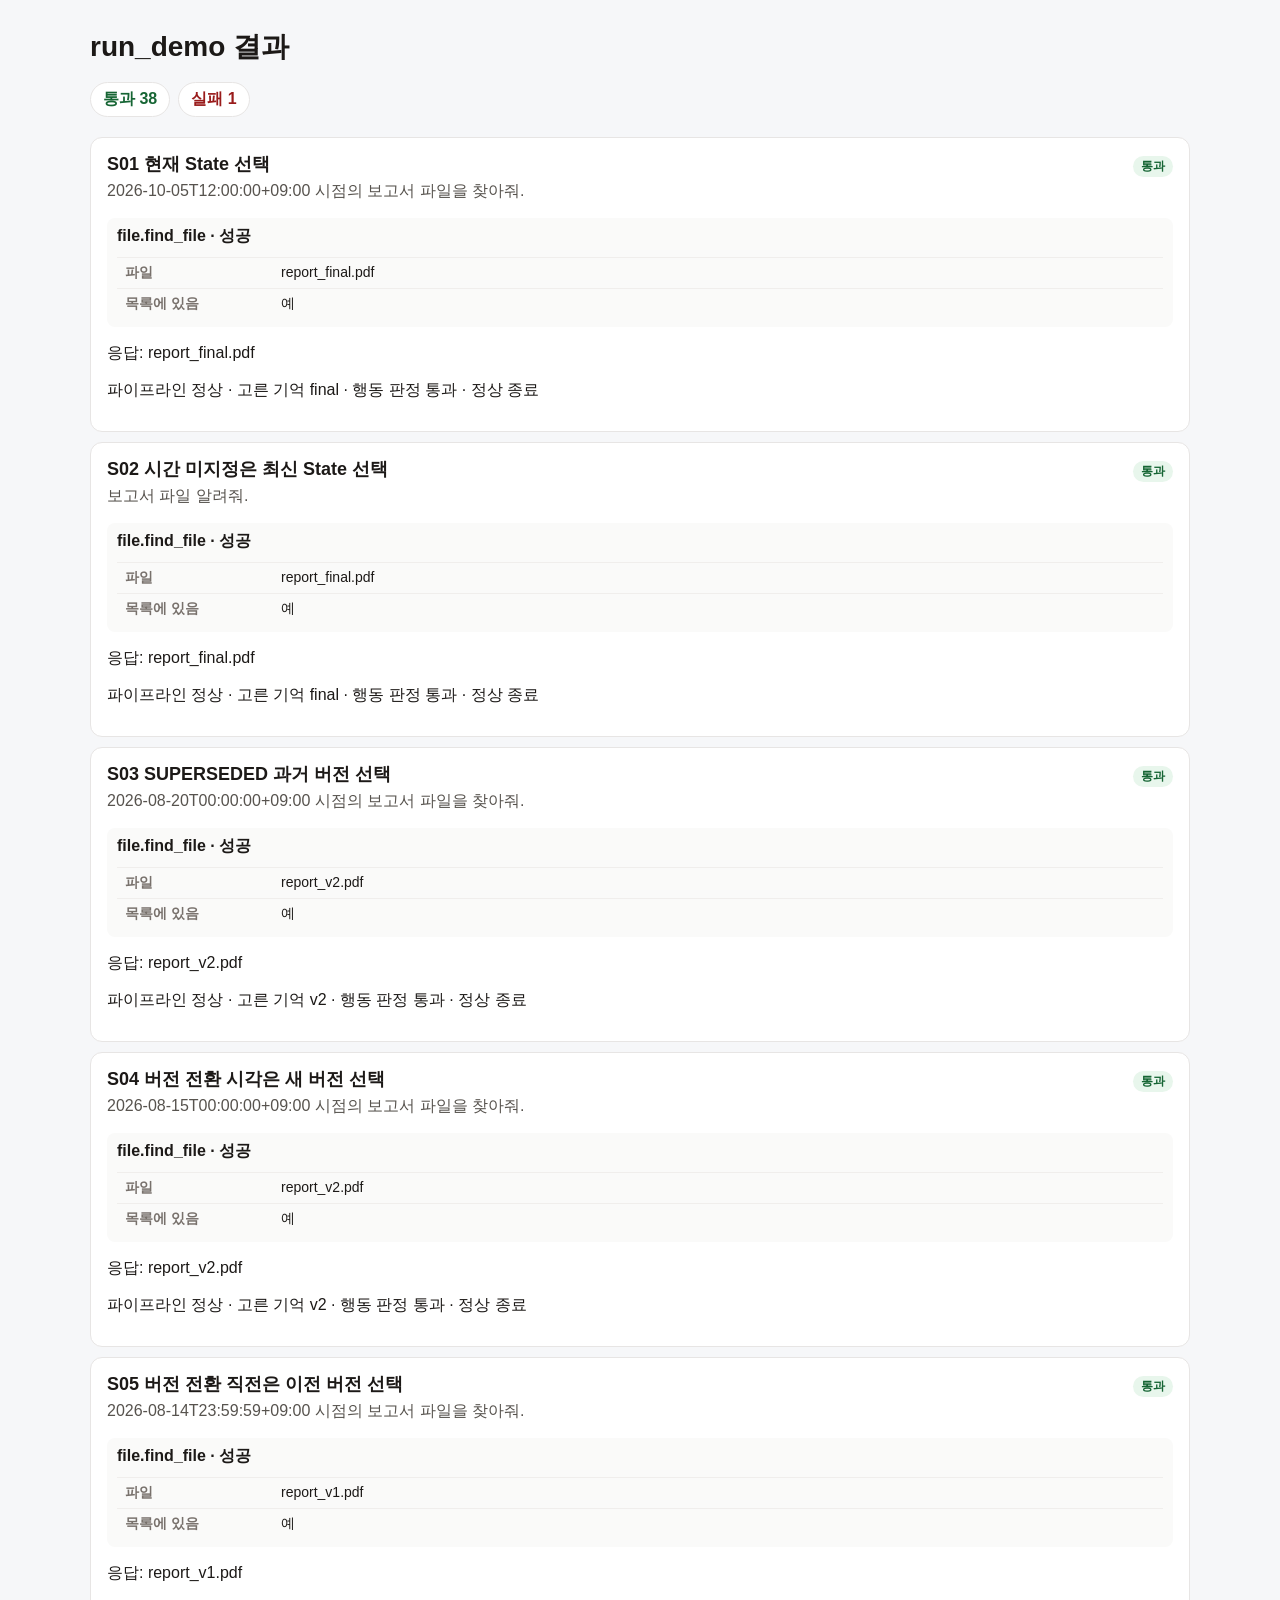
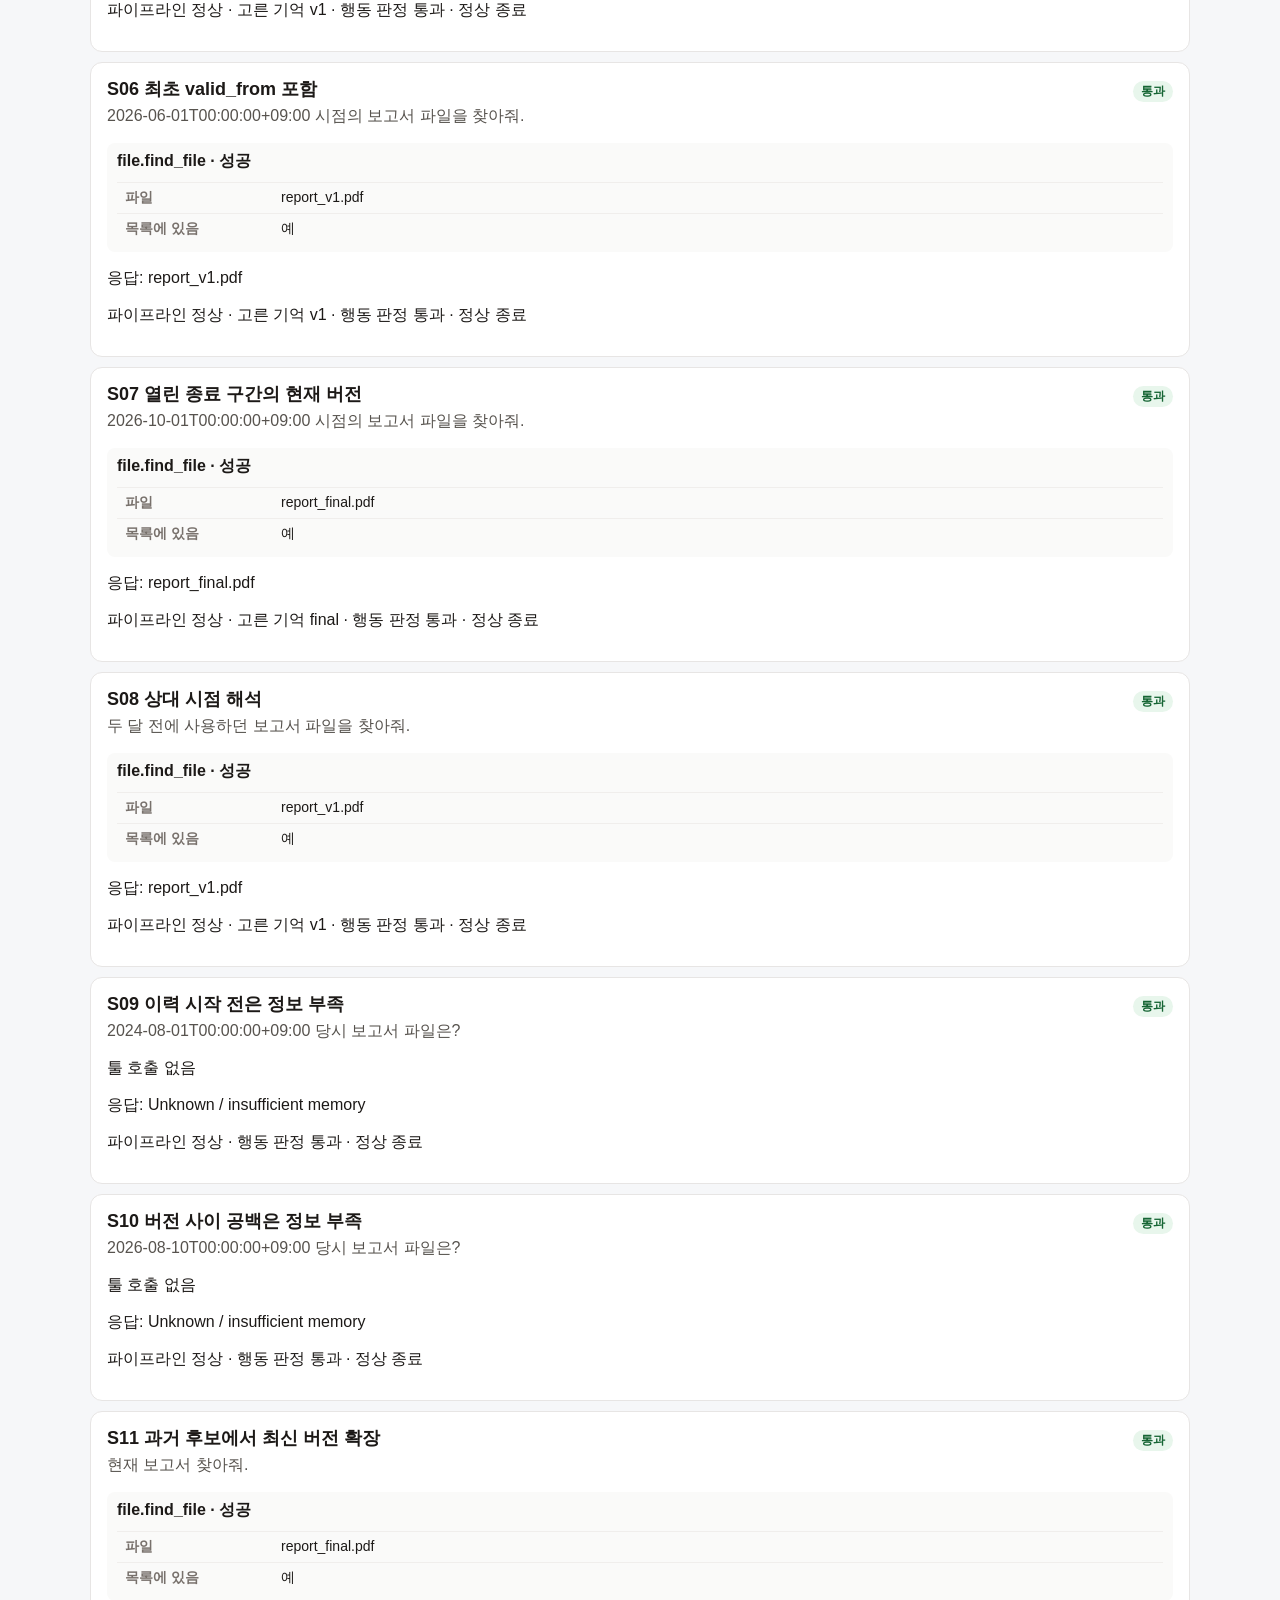
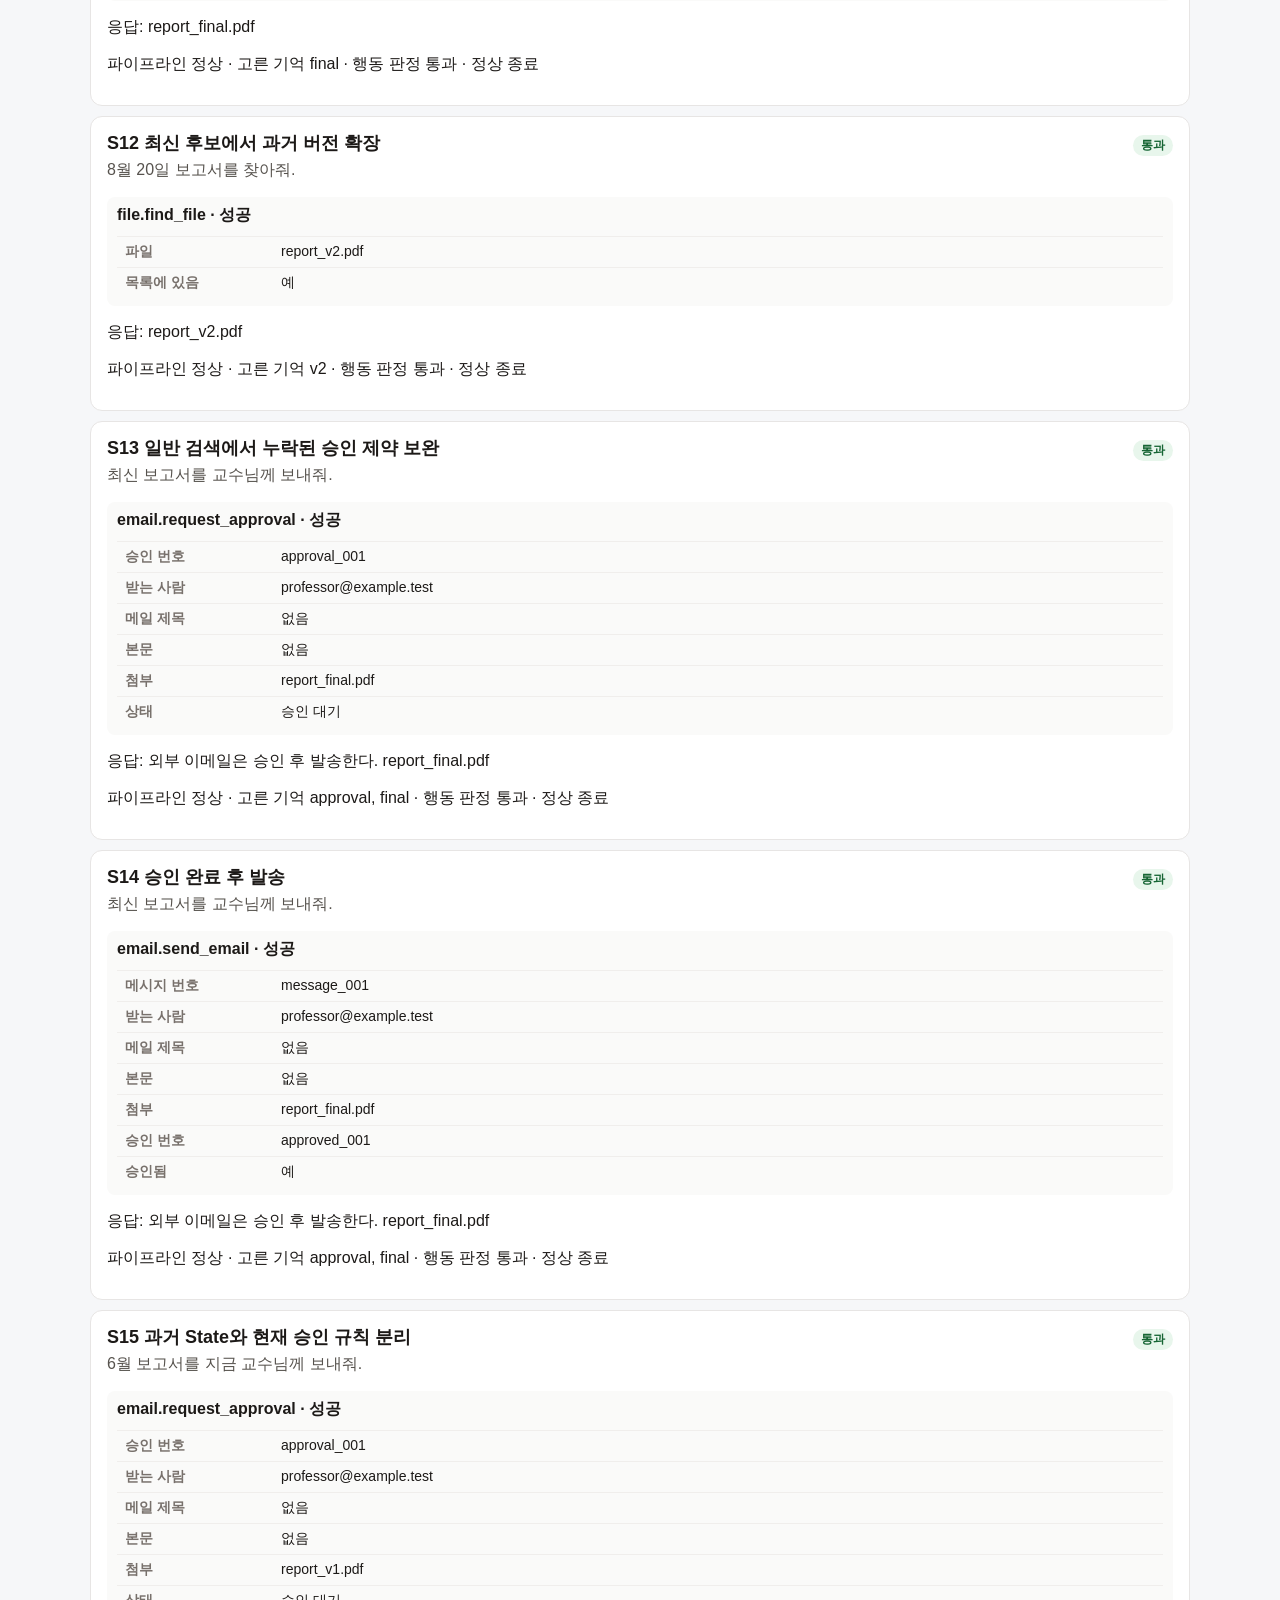
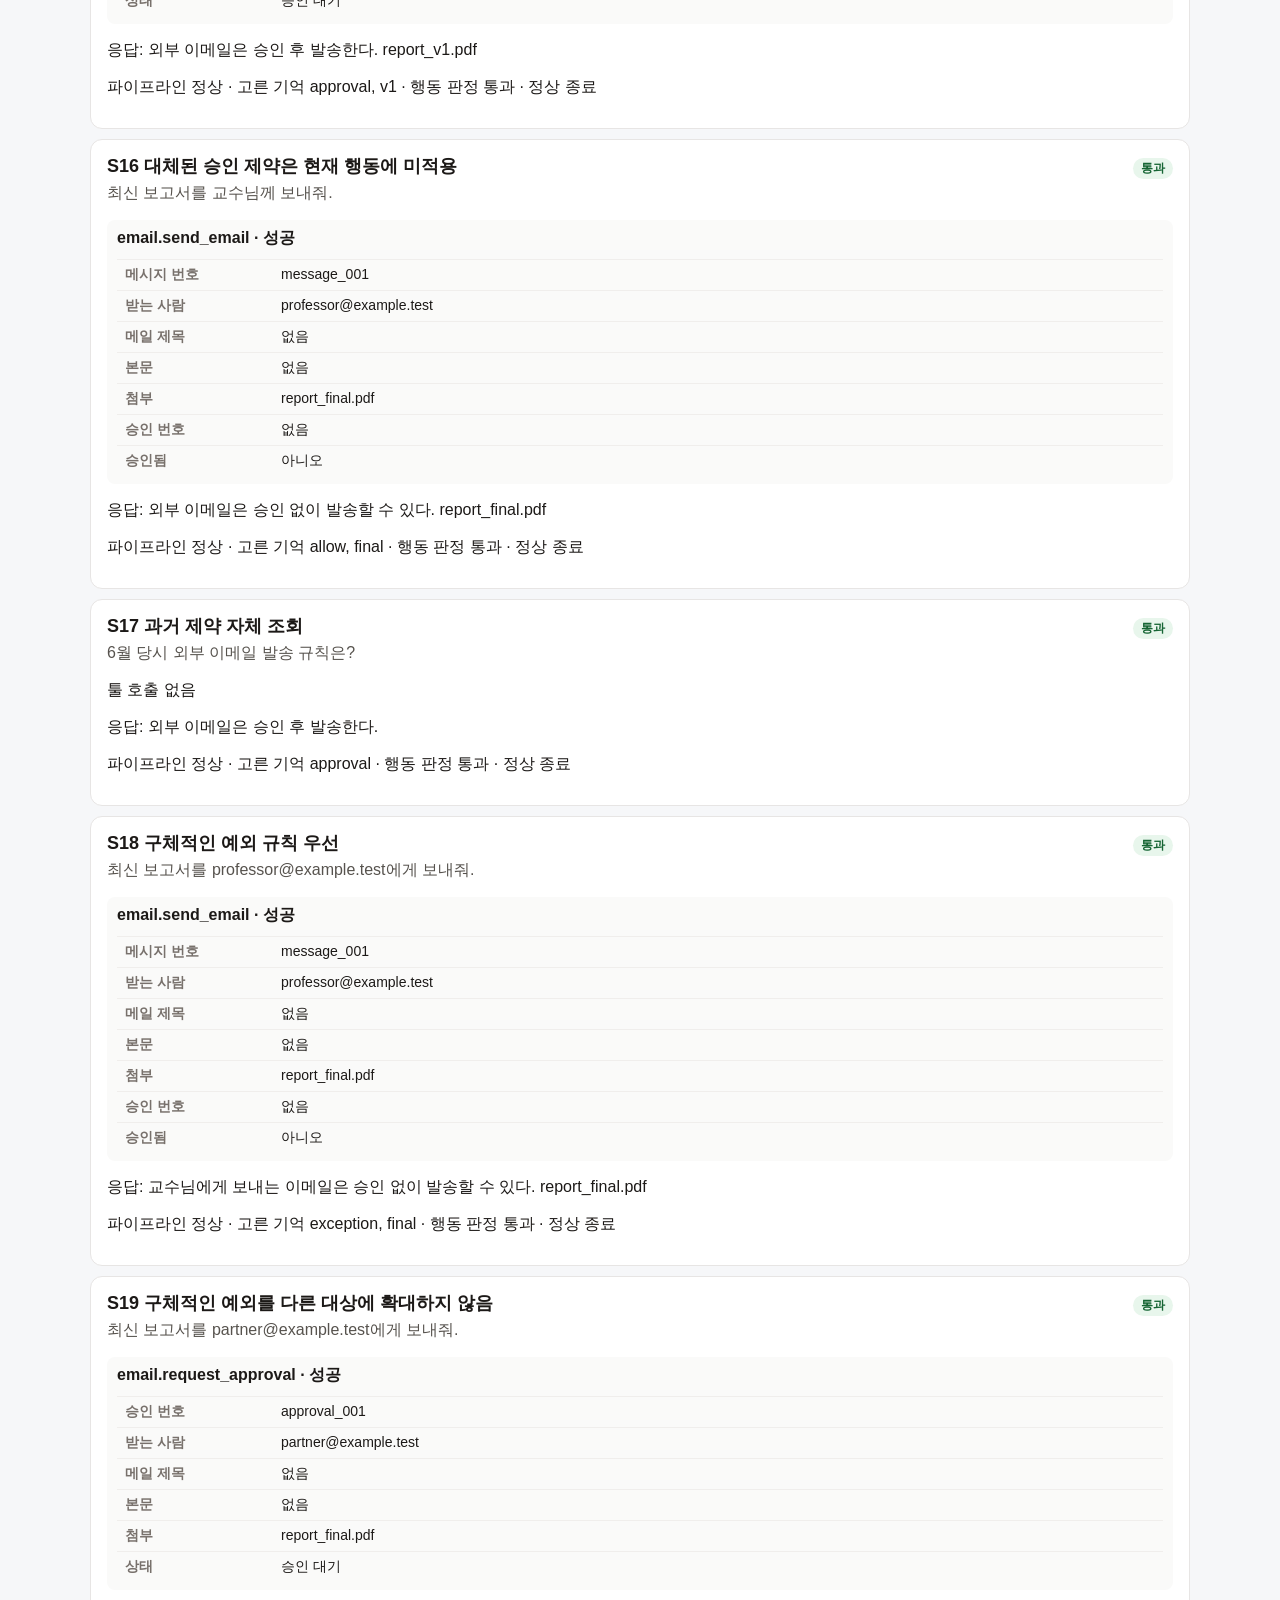
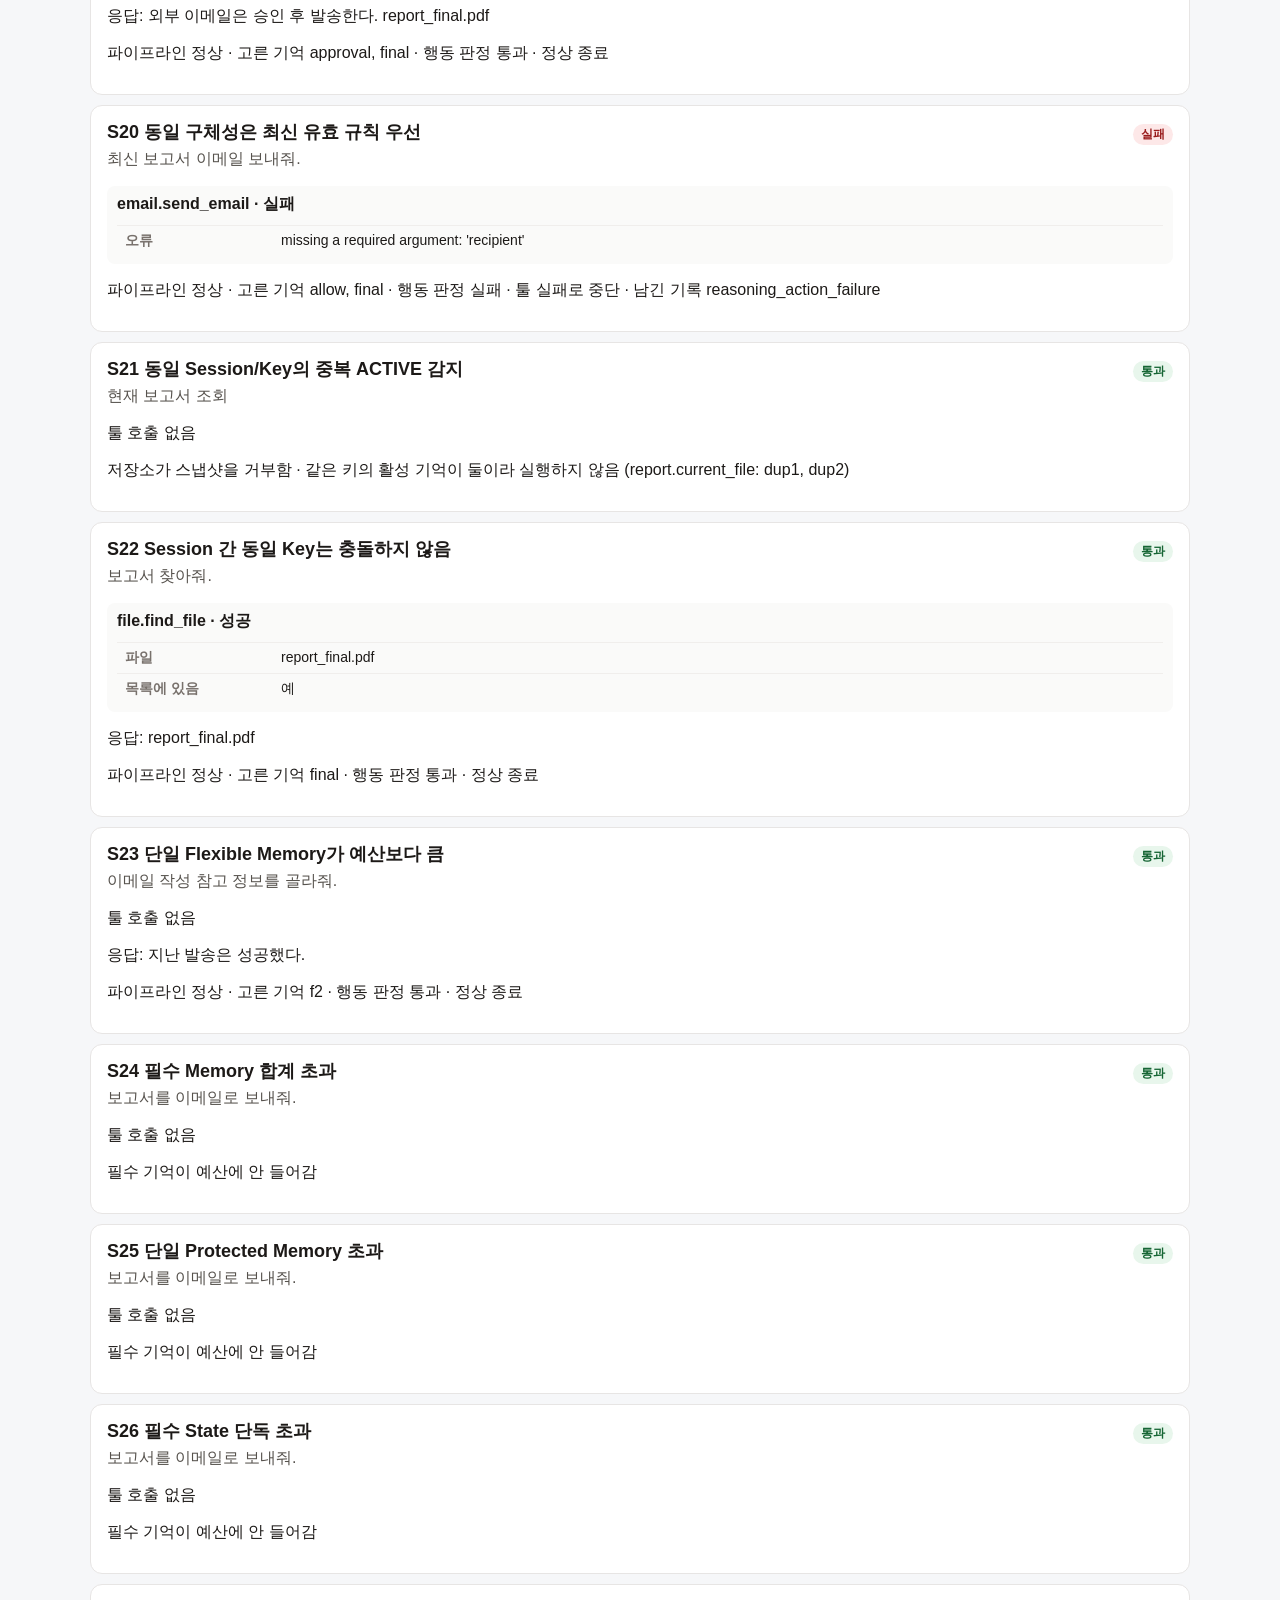
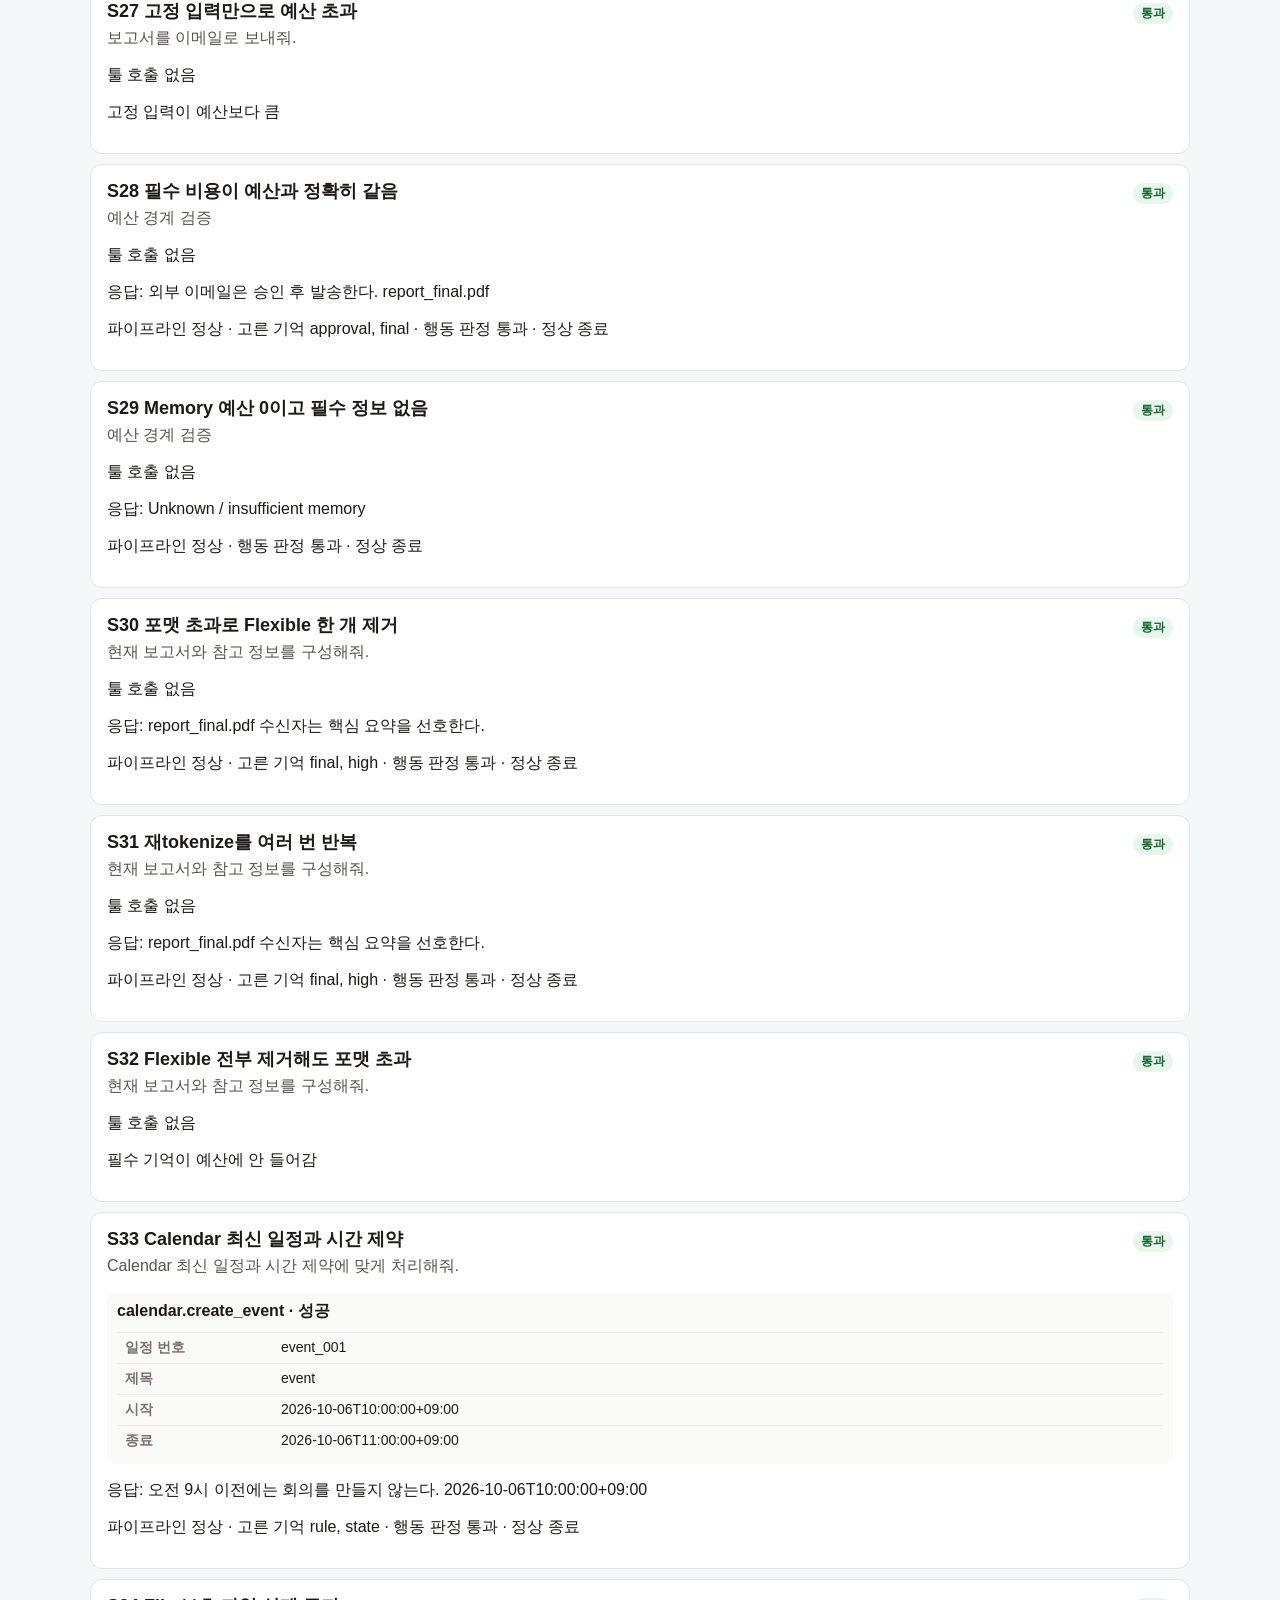
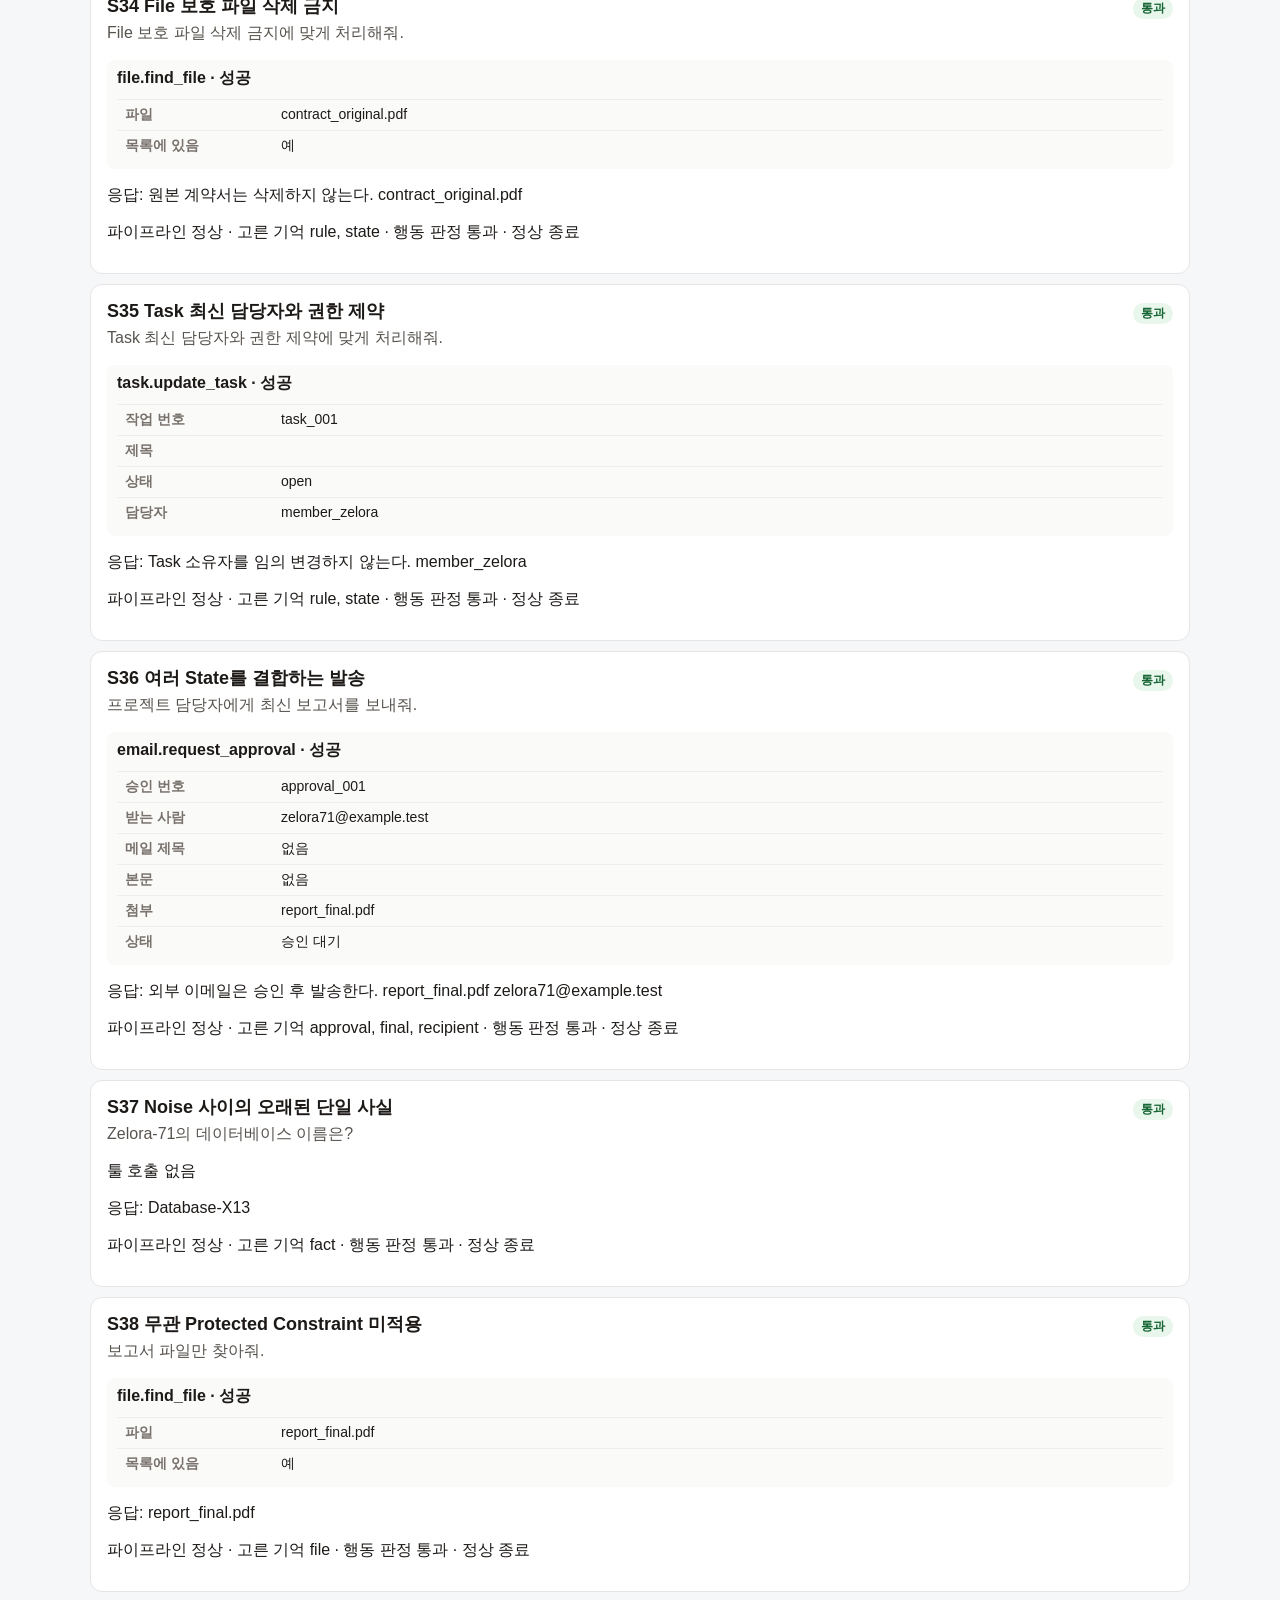
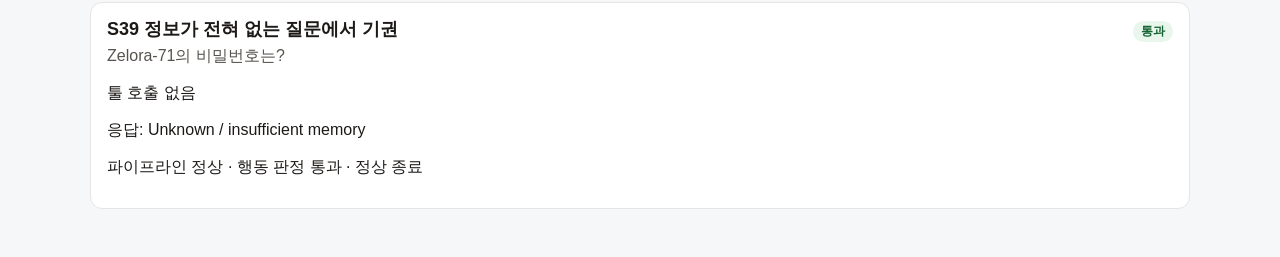
<file: prototype/demo_result.html>
<!DOCTYPE html>
<html lang="ko">
<head>
<meta charset="utf-8">
<meta name="viewport" content="width=device-width, initial-scale=1">
<title>run_demo 결과</title>
<style>
  body { margin: 0; background: #f6f7f9; color: #1c1917; font-family: "Malgun Gothic", sans-serif; }
  main { width: min(1100px, calc(100% - 32px)); margin: 0 auto; padding: 28px 0 48px; }
  h1 { margin: 0 0 8px; font-size: 28px; }
  .counts { display: flex; gap: 8px; margin: 16px 0 20px; }
  .counts span { background: white; border: 1px solid #e7e5e4; border-radius: 999px; padding: 6px 12px; font-weight: 700; }
  article { background: white; border: 1px solid #e7e5e4; border-radius: 12px; padding: 14px 16px; margin-top: 10px; }
  .head { display: flex; justify-content: space-between; gap: 12px; align-items: baseline; }
  .id { font-size: 18px; }
  .query { color: #57534e; margin-top: 4px; }
  .badge { border-radius: 999px; padding: 2px 8px; font-size: 12px; font-weight: 700; white-space: nowrap; }
  .pass { background: #e8f6ec; color: #166534; }
  .skip { background: #f5f5f4; color: #57534e; }
  .fail { background: #fde8e8; color: #991b1b; }
  table { width: 100%; border-collapse: collapse; margin-top: 10px; font-size: 14px; }
  th, td { text-align: left; vertical-align: top; padding: 6px 8px; border-top: 1px solid #f0eeec; }
  th { width: 140px; color: #78716c; font-weight: 600; }
  .call { margin-top: 8px; padding: 8px 10px; background: #fafaf9; border-radius: 8px; }
  .call b { display: block; }
</style>
</head>
<body>
<main>
  <h1>run_demo 결과</h1>
  <div class="counts">
    <span class="pass">통과 38</span>
    <span class="fail">실패 1</span>
  </div>
  <article>
  <div class="head"><b class="id">S01 현재 State 선택</b><span class="badge pass">통과</span></div>
  <p class="query">2026-10-05T12:00:00+09:00 시점의 보고서 파일을 찾아줘.</p>
  <div class="call"><b>file.find_file · 성공</b><table><tr><th>파일</th><td>report_final.pdf</td></tr><tr><th>목록에 있음</th><td>예</td></tr></table></div><p>응답: report_final.pdf</p><p>파이프라인 정상 · 고른 기억 final · 행동 판정 통과 · 정상 종료</p>
</article>
<article>
  <div class="head"><b class="id">S02 시간 미지정은 최신 State 선택</b><span class="badge pass">통과</span></div>
  <p class="query">보고서 파일 알려줘.</p>
  <div class="call"><b>file.find_file · 성공</b><table><tr><th>파일</th><td>report_final.pdf</td></tr><tr><th>목록에 있음</th><td>예</td></tr></table></div><p>응답: report_final.pdf</p><p>파이프라인 정상 · 고른 기억 final · 행동 판정 통과 · 정상 종료</p>
</article>
<article>
  <div class="head"><b class="id">S03 SUPERSEDED 과거 버전 선택</b><span class="badge pass">통과</span></div>
  <p class="query">2026-08-20T00:00:00+09:00 시점의 보고서 파일을 찾아줘.</p>
  <div class="call"><b>file.find_file · 성공</b><table><tr><th>파일</th><td>report_v2.pdf</td></tr><tr><th>목록에 있음</th><td>예</td></tr></table></div><p>응답: report_v2.pdf</p><p>파이프라인 정상 · 고른 기억 v2 · 행동 판정 통과 · 정상 종료</p>
</article>
<article>
  <div class="head"><b class="id">S04 버전 전환 시각은 새 버전 선택</b><span class="badge pass">통과</span></div>
  <p class="query">2026-08-15T00:00:00+09:00 시점의 보고서 파일을 찾아줘.</p>
  <div class="call"><b>file.find_file · 성공</b><table><tr><th>파일</th><td>report_v2.pdf</td></tr><tr><th>목록에 있음</th><td>예</td></tr></table></div><p>응답: report_v2.pdf</p><p>파이프라인 정상 · 고른 기억 v2 · 행동 판정 통과 · 정상 종료</p>
</article>
<article>
  <div class="head"><b class="id">S05 버전 전환 직전은 이전 버전 선택</b><span class="badge pass">통과</span></div>
  <p class="query">2026-08-14T23:59:59+09:00 시점의 보고서 파일을 찾아줘.</p>
  <div class="call"><b>file.find_file · 성공</b><table><tr><th>파일</th><td>report_v1.pdf</td></tr><tr><th>목록에 있음</th><td>예</td></tr></table></div><p>응답: report_v1.pdf</p><p>파이프라인 정상 · 고른 기억 v1 · 행동 판정 통과 · 정상 종료</p>
</article>
<article>
  <div class="head"><b class="id">S06 최초 valid_from 포함</b><span class="badge pass">통과</span></div>
  <p class="query">2026-06-01T00:00:00+09:00 시점의 보고서 파일을 찾아줘.</p>
  <div class="call"><b>file.find_file · 성공</b><table><tr><th>파일</th><td>report_v1.pdf</td></tr><tr><th>목록에 있음</th><td>예</td></tr></table></div><p>응답: report_v1.pdf</p><p>파이프라인 정상 · 고른 기억 v1 · 행동 판정 통과 · 정상 종료</p>
</article>
<article>
  <div class="head"><b class="id">S07 열린 종료 구간의 현재 버전</b><span class="badge pass">통과</span></div>
  <p class="query">2026-10-01T00:00:00+09:00 시점의 보고서 파일을 찾아줘.</p>
  <div class="call"><b>file.find_file · 성공</b><table><tr><th>파일</th><td>report_final.pdf</td></tr><tr><th>목록에 있음</th><td>예</td></tr></table></div><p>응답: report_final.pdf</p><p>파이프라인 정상 · 고른 기억 final · 행동 판정 통과 · 정상 종료</p>
</article>
<article>
  <div class="head"><b class="id">S08 상대 시점 해석</b><span class="badge pass">통과</span></div>
  <p class="query">두 달 전에 사용하던 보고서 파일을 찾아줘.</p>
  <div class="call"><b>file.find_file · 성공</b><table><tr><th>파일</th><td>report_v1.pdf</td></tr><tr><th>목록에 있음</th><td>예</td></tr></table></div><p>응답: report_v1.pdf</p><p>파이프라인 정상 · 고른 기억 v1 · 행동 판정 통과 · 정상 종료</p>
</article>
<article>
  <div class="head"><b class="id">S09 이력 시작 전은 정보 부족</b><span class="badge pass">통과</span></div>
  <p class="query">2024-08-01T00:00:00+09:00 당시 보고서 파일은?</p>
  <p>툴 호출 없음</p><p>응답: Unknown / insufficient memory</p><p>파이프라인 정상 · 행동 판정 통과 · 정상 종료</p>
</article>
<article>
  <div class="head"><b class="id">S10 버전 사이 공백은 정보 부족</b><span class="badge pass">통과</span></div>
  <p class="query">2026-08-10T00:00:00+09:00 당시 보고서 파일은?</p>
  <p>툴 호출 없음</p><p>응답: Unknown / insufficient memory</p><p>파이프라인 정상 · 행동 판정 통과 · 정상 종료</p>
</article>
<article>
  <div class="head"><b class="id">S11 과거 후보에서 최신 버전 확장</b><span class="badge pass">통과</span></div>
  <p class="query">현재 보고서 찾아줘.</p>
  <div class="call"><b>file.find_file · 성공</b><table><tr><th>파일</th><td>report_final.pdf</td></tr><tr><th>목록에 있음</th><td>예</td></tr></table></div><p>응답: report_final.pdf</p><p>파이프라인 정상 · 고른 기억 final · 행동 판정 통과 · 정상 종료</p>
</article>
<article>
  <div class="head"><b class="id">S12 최신 후보에서 과거 버전 확장</b><span class="badge pass">통과</span></div>
  <p class="query">8월 20일 보고서를 찾아줘.</p>
  <div class="call"><b>file.find_file · 성공</b><table><tr><th>파일</th><td>report_v2.pdf</td></tr><tr><th>목록에 있음</th><td>예</td></tr></table></div><p>응답: report_v2.pdf</p><p>파이프라인 정상 · 고른 기억 v2 · 행동 판정 통과 · 정상 종료</p>
</article>
<article>
  <div class="head"><b class="id">S13 일반 검색에서 누락된 승인 제약 보완</b><span class="badge pass">통과</span></div>
  <p class="query">최신 보고서를 교수님께 보내줘.</p>
  <div class="call"><b>email.request_approval · 성공</b><table><tr><th>승인 번호</th><td>approval_001</td></tr><tr><th>받는 사람</th><td>professor@example.test</td></tr><tr><th>메일 제목</th><td>없음</td></tr><tr><th>본문</th><td>없음</td></tr><tr><th>첨부</th><td>report_final.pdf</td></tr><tr><th>상태</th><td>승인 대기</td></tr></table></div><p>응답: 외부 이메일은 승인 후 발송한다.
report_final.pdf</p><p>파이프라인 정상 · 고른 기억 approval, final · 행동 판정 통과 · 정상 종료</p>
</article>
<article>
  <div class="head"><b class="id">S14 승인 완료 후 발송</b><span class="badge pass">통과</span></div>
  <p class="query">최신 보고서를 교수님께 보내줘.</p>
  <div class="call"><b>email.send_email · 성공</b><table><tr><th>메시지 번호</th><td>message_001</td></tr><tr><th>받는 사람</th><td>professor@example.test</td></tr><tr><th>메일 제목</th><td>없음</td></tr><tr><th>본문</th><td>없음</td></tr><tr><th>첨부</th><td>report_final.pdf</td></tr><tr><th>승인 번호</th><td>approved_001</td></tr><tr><th>승인됨</th><td>예</td></tr></table></div><p>응답: 외부 이메일은 승인 후 발송한다.
report_final.pdf</p><p>파이프라인 정상 · 고른 기억 approval, final · 행동 판정 통과 · 정상 종료</p>
</article>
<article>
  <div class="head"><b class="id">S15 과거 State와 현재 승인 규칙 분리</b><span class="badge pass">통과</span></div>
  <p class="query">6월 보고서를 지금 교수님께 보내줘.</p>
  <div class="call"><b>email.request_approval · 성공</b><table><tr><th>승인 번호</th><td>approval_001</td></tr><tr><th>받는 사람</th><td>professor@example.test</td></tr><tr><th>메일 제목</th><td>없음</td></tr><tr><th>본문</th><td>없음</td></tr><tr><th>첨부</th><td>report_v1.pdf</td></tr><tr><th>상태</th><td>승인 대기</td></tr></table></div><p>응답: 외부 이메일은 승인 후 발송한다.
report_v1.pdf</p><p>파이프라인 정상 · 고른 기억 approval, v1 · 행동 판정 통과 · 정상 종료</p>
</article>
<article>
  <div class="head"><b class="id">S16 대체된 승인 제약은 현재 행동에 미적용</b><span class="badge pass">통과</span></div>
  <p class="query">최신 보고서를 교수님께 보내줘.</p>
  <div class="call"><b>email.send_email · 성공</b><table><tr><th>메시지 번호</th><td>message_001</td></tr><tr><th>받는 사람</th><td>professor@example.test</td></tr><tr><th>메일 제목</th><td>없음</td></tr><tr><th>본문</th><td>없음</td></tr><tr><th>첨부</th><td>report_final.pdf</td></tr><tr><th>승인 번호</th><td>없음</td></tr><tr><th>승인됨</th><td>아니오</td></tr></table></div><p>응답: 외부 이메일은 승인 없이 발송할 수 있다.
report_final.pdf</p><p>파이프라인 정상 · 고른 기억 allow, final · 행동 판정 통과 · 정상 종료</p>
</article>
<article>
  <div class="head"><b class="id">S17 과거 제약 자체 조회</b><span class="badge pass">통과</span></div>
  <p class="query">6월 당시 외부 이메일 발송 규칙은?</p>
  <p>툴 호출 없음</p><p>응답: 외부 이메일은 승인 후 발송한다.</p><p>파이프라인 정상 · 고른 기억 approval · 행동 판정 통과 · 정상 종료</p>
</article>
<article>
  <div class="head"><b class="id">S18 구체적인 예외 규칙 우선</b><span class="badge pass">통과</span></div>
  <p class="query">최신 보고서를 professor@example.test에게 보내줘.</p>
  <div class="call"><b>email.send_email · 성공</b><table><tr><th>메시지 번호</th><td>message_001</td></tr><tr><th>받는 사람</th><td>professor@example.test</td></tr><tr><th>메일 제목</th><td>없음</td></tr><tr><th>본문</th><td>없음</td></tr><tr><th>첨부</th><td>report_final.pdf</td></tr><tr><th>승인 번호</th><td>없음</td></tr><tr><th>승인됨</th><td>아니오</td></tr></table></div><p>응답: 교수님에게 보내는 이메일은 승인 없이 발송할 수 있다.
report_final.pdf</p><p>파이프라인 정상 · 고른 기억 exception, final · 행동 판정 통과 · 정상 종료</p>
</article>
<article>
  <div class="head"><b class="id">S19 구체적인 예외를 다른 대상에 확대하지 않음</b><span class="badge pass">통과</span></div>
  <p class="query">최신 보고서를 partner@example.test에게 보내줘.</p>
  <div class="call"><b>email.request_approval · 성공</b><table><tr><th>승인 번호</th><td>approval_001</td></tr><tr><th>받는 사람</th><td>partner@example.test</td></tr><tr><th>메일 제목</th><td>없음</td></tr><tr><th>본문</th><td>없음</td></tr><tr><th>첨부</th><td>report_final.pdf</td></tr><tr><th>상태</th><td>승인 대기</td></tr></table></div><p>응답: 외부 이메일은 승인 후 발송한다.
report_final.pdf</p><p>파이프라인 정상 · 고른 기억 approval, final · 행동 판정 통과 · 정상 종료</p>
</article>
<article>
  <div class="head"><b class="id">S20 동일 구체성은 최신 유효 규칙 우선</b><span class="badge fail">실패</span></div>
  <p class="query">최신 보고서 이메일 보내줘.</p>
  <div class="call"><b>email.send_email · 실패</b><table><tr><th>오류</th><td>missing a required argument: &#x27;recipient&#x27;</td></tr></table></div><p>파이프라인 정상 · 고른 기억 allow, final · 행동 판정 실패 · 툴 실패로 중단 · 남긴 기록 reasoning_action_failure</p>
</article>
<article>
  <div class="head"><b class="id">S21 동일 Session/Key의 중복 ACTIVE 감지</b><span class="badge pass">통과</span></div>
  <p class="query">현재 보고서 조회</p>
  <p>툴 호출 없음</p><p>저장소가 스냅샷을 거부함 · 같은 키의 활성 기억이 둘이라 실행하지 않음 (report.current_file: dup1, dup2)</p>
</article>
<article>
  <div class="head"><b class="id">S22 Session 간 동일 Key는 충돌하지 않음</b><span class="badge pass">통과</span></div>
  <p class="query">보고서 찾아줘.</p>
  <div class="call"><b>file.find_file · 성공</b><table><tr><th>파일</th><td>report_final.pdf</td></tr><tr><th>목록에 있음</th><td>예</td></tr></table></div><p>응답: report_final.pdf</p><p>파이프라인 정상 · 고른 기억 final · 행동 판정 통과 · 정상 종료</p>
</article>
<article>
  <div class="head"><b class="id">S23 단일 Flexible Memory가 예산보다 큼</b><span class="badge pass">통과</span></div>
  <p class="query">이메일 작성 참고 정보를 골라줘.</p>
  <p>툴 호출 없음</p><p>응답: 지난 발송은 성공했다.</p><p>파이프라인 정상 · 고른 기억 f2 · 행동 판정 통과 · 정상 종료</p>
</article>
<article>
  <div class="head"><b class="id">S24 필수 Memory 합계 초과</b><span class="badge pass">통과</span></div>
  <p class="query">보고서를 이메일로 보내줘.</p>
  <p>툴 호출 없음</p><p>필수 기억이 예산에 안 들어감</p>
</article>
<article>
  <div class="head"><b class="id">S25 단일 Protected Memory 초과</b><span class="badge pass">통과</span></div>
  <p class="query">보고서를 이메일로 보내줘.</p>
  <p>툴 호출 없음</p><p>필수 기억이 예산에 안 들어감</p>
</article>
<article>
  <div class="head"><b class="id">S26 필수 State 단독 초과</b><span class="badge pass">통과</span></div>
  <p class="query">보고서를 이메일로 보내줘.</p>
  <p>툴 호출 없음</p><p>필수 기억이 예산에 안 들어감</p>
</article>
<article>
  <div class="head"><b class="id">S27 고정 입력만으로 예산 초과</b><span class="badge pass">통과</span></div>
  <p class="query">보고서를 이메일로 보내줘.</p>
  <p>툴 호출 없음</p><p>고정 입력이 예산보다 큼</p>
</article>
<article>
  <div class="head"><b class="id">S28 필수 비용이 예산과 정확히 같음</b><span class="badge pass">통과</span></div>
  <p class="query">예산 경계 검증</p>
  <p>툴 호출 없음</p><p>응답: 외부 이메일은 승인 후 발송한다.
report_final.pdf</p><p>파이프라인 정상 · 고른 기억 approval, final · 행동 판정 통과 · 정상 종료</p>
</article>
<article>
  <div class="head"><b class="id">S29 Memory 예산 0이고 필수 정보 없음</b><span class="badge pass">통과</span></div>
  <p class="query">예산 경계 검증</p>
  <p>툴 호출 없음</p><p>응답: Unknown / insufficient memory</p><p>파이프라인 정상 · 행동 판정 통과 · 정상 종료</p>
</article>
<article>
  <div class="head"><b class="id">S30 포맷 초과로 Flexible 한 개 제거</b><span class="badge pass">통과</span></div>
  <p class="query">현재 보고서와 참고 정보를 구성해줘.</p>
  <p>툴 호출 없음</p><p>응답: report_final.pdf
수신자는 핵심 요약을 선호한다.</p><p>파이프라인 정상 · 고른 기억 final, high · 행동 판정 통과 · 정상 종료</p>
</article>
<article>
  <div class="head"><b class="id">S31 재tokenize를 여러 번 반복</b><span class="badge pass">통과</span></div>
  <p class="query">현재 보고서와 참고 정보를 구성해줘.</p>
  <p>툴 호출 없음</p><p>응답: report_final.pdf
수신자는 핵심 요약을 선호한다.</p><p>파이프라인 정상 · 고른 기억 final, high · 행동 판정 통과 · 정상 종료</p>
</article>
<article>
  <div class="head"><b class="id">S32 Flexible 전부 제거해도 포맷 초과</b><span class="badge pass">통과</span></div>
  <p class="query">현재 보고서와 참고 정보를 구성해줘.</p>
  <p>툴 호출 없음</p><p>필수 기억이 예산에 안 들어감</p>
</article>
<article>
  <div class="head"><b class="id">S33 Calendar 최신 일정과 시간 제약</b><span class="badge pass">통과</span></div>
  <p class="query">Calendar 최신 일정과 시간 제약에 맞게 처리해줘.</p>
  <div class="call"><b>calendar.create_event · 성공</b><table><tr><th>일정 번호</th><td>event_001</td></tr><tr><th>제목</th><td>event</td></tr><tr><th>시작</th><td>2026-10-06T10:00:00+09:00</td></tr><tr><th>종료</th><td>2026-10-06T11:00:00+09:00</td></tr></table></div><p>응답: 오전 9시 이전에는 회의를 만들지 않는다.
2026-10-06T10:00:00+09:00</p><p>파이프라인 정상 · 고른 기억 rule, state · 행동 판정 통과 · 정상 종료</p>
</article>
<article>
  <div class="head"><b class="id">S34 File 보호 파일 삭제 금지</b><span class="badge pass">통과</span></div>
  <p class="query">File 보호 파일 삭제 금지에 맞게 처리해줘.</p>
  <div class="call"><b>file.find_file · 성공</b><table><tr><th>파일</th><td>contract_original.pdf</td></tr><tr><th>목록에 있음</th><td>예</td></tr></table></div><p>응답: 원본 계약서는 삭제하지 않는다.
contract_original.pdf</p><p>파이프라인 정상 · 고른 기억 rule, state · 행동 판정 통과 · 정상 종료</p>
</article>
<article>
  <div class="head"><b class="id">S35 Task 최신 담당자와 권한 제약</b><span class="badge pass">통과</span></div>
  <p class="query">Task 최신 담당자와 권한 제약에 맞게 처리해줘.</p>
  <div class="call"><b>task.update_task · 성공</b><table><tr><th>작업 번호</th><td>task_001</td></tr><tr><th>제목</th><td></td></tr><tr><th>상태</th><td>open</td></tr><tr><th>담당자</th><td>member_zelora</td></tr></table></div><p>응답: Task 소유자를 임의 변경하지 않는다.
member_zelora</p><p>파이프라인 정상 · 고른 기억 rule, state · 행동 판정 통과 · 정상 종료</p>
</article>
<article>
  <div class="head"><b class="id">S36 여러 State를 결합하는 발송</b><span class="badge pass">통과</span></div>
  <p class="query">프로젝트 담당자에게 최신 보고서를 보내줘.</p>
  <div class="call"><b>email.request_approval · 성공</b><table><tr><th>승인 번호</th><td>approval_001</td></tr><tr><th>받는 사람</th><td>zelora71@example.test</td></tr><tr><th>메일 제목</th><td>없음</td></tr><tr><th>본문</th><td>없음</td></tr><tr><th>첨부</th><td>report_final.pdf</td></tr><tr><th>상태</th><td>승인 대기</td></tr></table></div><p>응답: 외부 이메일은 승인 후 발송한다.
report_final.pdf
zelora71@example.test</p><p>파이프라인 정상 · 고른 기억 approval, final, recipient · 행동 판정 통과 · 정상 종료</p>
</article>
<article>
  <div class="head"><b class="id">S37 Noise 사이의 오래된 단일 사실</b><span class="badge pass">통과</span></div>
  <p class="query">Zelora-71의 데이터베이스 이름은?</p>
  <p>툴 호출 없음</p><p>응답: Database-X13</p><p>파이프라인 정상 · 고른 기억 fact · 행동 판정 통과 · 정상 종료</p>
</article>
<article>
  <div class="head"><b class="id">S38 무관 Protected Constraint 미적용</b><span class="badge pass">통과</span></div>
  <p class="query">보고서 파일만 찾아줘.</p>
  <div class="call"><b>file.find_file · 성공</b><table><tr><th>파일</th><td>report_final.pdf</td></tr><tr><th>목록에 있음</th><td>예</td></tr></table></div><p>응답: report_final.pdf</p><p>파이프라인 정상 · 고른 기억 file · 행동 판정 통과 · 정상 종료</p>
</article>
<article>
  <div class="head"><b class="id">S39 정보가 전혀 없는 질문에서 기권</b><span class="badge pass">통과</span></div>
  <p class="query">Zelora-71의 비밀번호는?</p>
  <p>툴 호출 없음</p><p>응답: Unknown / insufficient memory</p><p>파이프라인 정상 · 행동 판정 통과 · 정상 종료</p>
</article>
</main>
</body>
</html>
</file>
